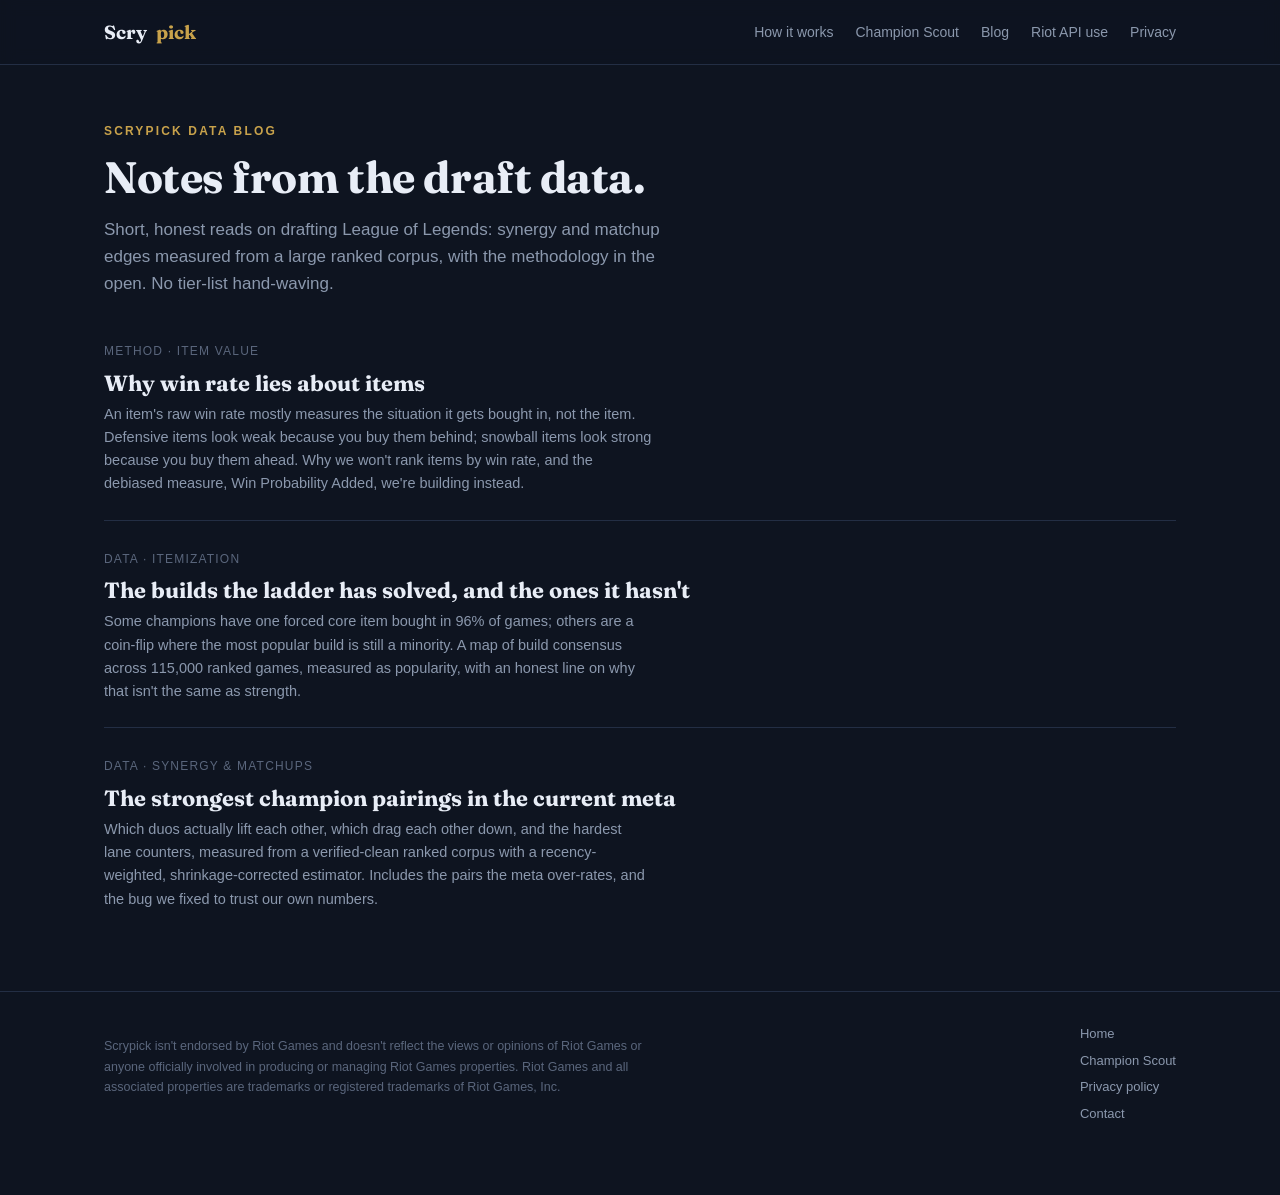
<file: blog/index.html>
<!DOCTYPE html>
<html lang="en">
<head>
<meta charset="UTF-8">
<meta name="viewport" content="width=device-width, initial-scale=1">
<title>Scrypick Data Blog, draft, matchups, and champion pairings from ranked data</title>
<meta name="description" content="Short, honest data notes on League of Legends drafting: synergy and matchup edges measured from a large ranked corpus, with our methodology in the open.">
<link rel="icon" href="data:image/svg+xml,%3Csvg xmlns=%27http://www.w3.org/2000/svg%27 viewBox=%270 0 32 32%27%3E%3Crect width=%2732%27 height=%2732%27 rx=%276%27 fill=%27%230e1420%27/%3E%3Ccircle cx=%2716%27 cy=%2715%27 r=%278.5%27 fill=%27none%27 stroke=%27%23c8a24b%27 stroke-width=%272.2%27/%3E%3Ccircle cx=%2716%27 cy=%2715%27 r=%273.2%27 fill=%27%23c8a24b%27/%3E%3Cpath d=%27M9 26h14%27 stroke=%27%23c8a24b%27 stroke-width=%272.2%27 stroke-linecap=%27round%27/%3E%3C/svg%3E">
<link rel="stylesheet" href="../style.css">
</head>
<body>

<header class="nav">
  <div class="wrap">
    <a class="brand" href="../index.html" style="text-decoration:none">Scry<b>pick</b></a>
    <nav class="nav-links">
      <a href="../index.html#how">How it works</a>
      <a href="../scout.html">Champion Scout</a>
      <a href="index.html">Blog</a>
      <a href="../index.html#api">Riot API use</a>
      <a href="../privacy.html">Privacy</a>
    </nav>
  </div>
</header>

<main>
  <section class="blog-head">
    <div class="wrap">
      <span class="eyebrow">Scrypick data blog</span>
      <h1>Notes from the draft data.</h1>
      <p class="sub">Short, honest reads on drafting League of Legends: synergy and matchup edges measured from a large ranked corpus, with the methodology in the open. No tier-list hand-waving.</p>
    </div>
  </section>

  <section style="border-top:none; padding-top:8px">
    <div class="wrap">
      <ul class="postlist">
        <li>
          <a class="post-card" href="why-win-rate-lies-about-items.html">
            <span class="kicker">Method · Item value</span>
            <h3>Why win rate lies about items</h3>
            <p>An item's raw win rate mostly measures the situation it gets bought in, not the item. Defensive items look weak because you buy them behind; snowball items look strong because you buy them ahead. Why we won't rank items by win rate, and the debiased measure, Win Probability Added, we're building instead.</p>
          </a>
        </li>
        <li>
          <a class="post-card" href="solved-builds-and-live-debates.html">
            <span class="kicker">Data · Itemization</span>
            <h3>The builds the ladder has solved, and the ones it hasn't</h3>
            <p>Some champions have one forced core item bought in 96% of games; others are a coin-flip where the most popular build is still a minority. A map of build consensus across 115,000 ranked games, measured as popularity, with an honest line on why that isn't the same as strength.</p>
          </a>
        </li>
        <li>
          <a class="post-card" href="strongest-champion-pairings.html">
            <span class="kicker">Data · Synergy &amp; matchups</span>
            <h3>The strongest champion pairings in the current meta</h3>
            <p>Which duos actually lift each other, which drag each other down, and the hardest lane counters, measured from a verified-clean ranked corpus with a recency-weighted, shrinkage-corrected estimator. Includes the pairs the meta over-rates, and the bug we fixed to trust our own numbers.</p>
          </a>
        </li>
      </ul>
    </div>
  </section>
</main>

<footer class="site">
  <div class="wrap">
    <p class="legal">
      Scrypick isn't endorsed by Riot Games and doesn't reflect the views or opinions of Riot Games
      or anyone officially involved in producing or managing Riot Games properties. Riot Games and all
      associated properties are trademarks or registered trademarks of Riot Games, Inc.
    </p>
    <div class="footlinks">
      <a href="../index.html">Home</a>
      <a href="../scout.html">Champion Scout</a>
      <a href="../privacy.html">Privacy policy</a>
      <a href="mailto:contact@scrypick.com">Contact</a>
    </div>
  </div>
</footer>

</body>
</html>
</file>
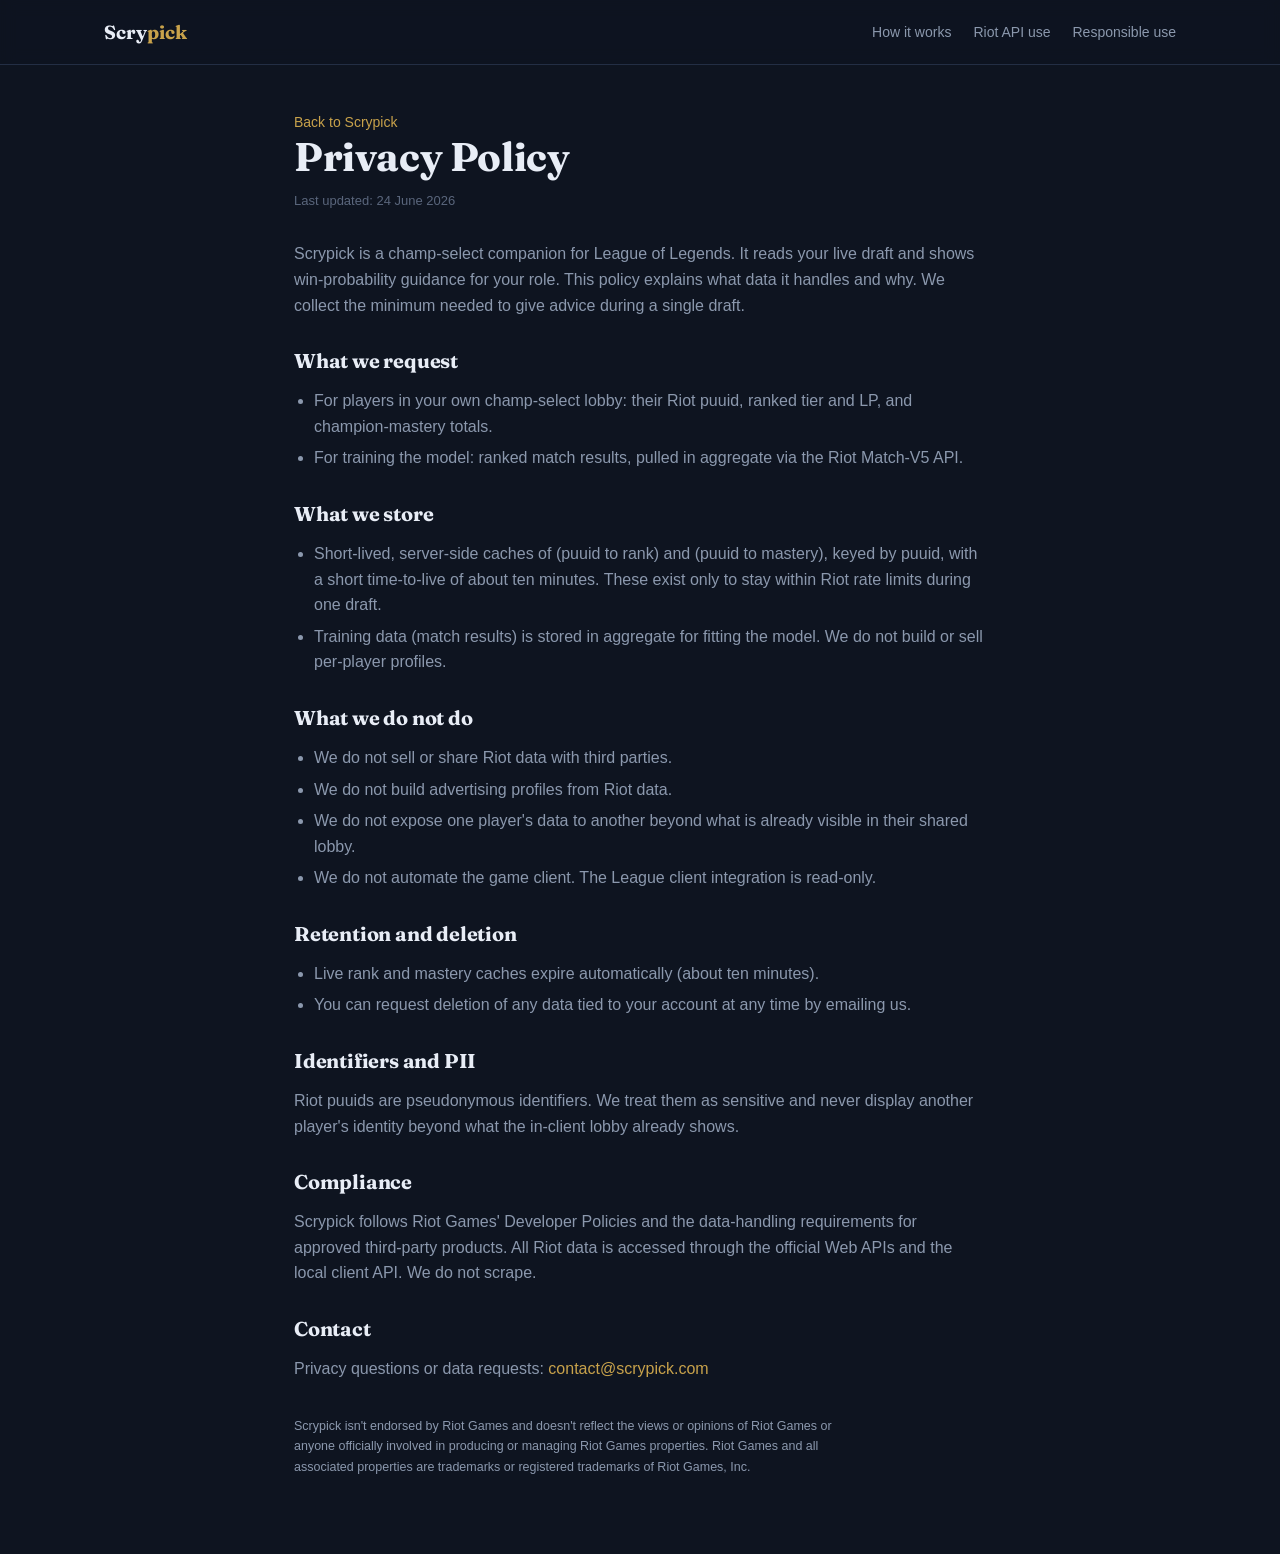
<file: privacy.html>
<!DOCTYPE html>
<html lang="en">
<head>
<meta charset="UTF-8">
<meta name="viewport" content="width=device-width, initial-scale=1">
<title>Scrypick - Privacy Policy</title>
<meta name="description" content="How Scrypick handles Riot Games data: what we request, what we store, retention, and your rights.">
<link rel="stylesheet" href="style.css">
</head>
<body>

<header class="nav">
  <div class="wrap">
    <div class="brand"><a href="index.html" style="color:inherit">Scry<b>pick</b></a></div>
    <nav class="nav-links">
      <a href="index.html#how">How it works</a>
      <a href="index.html#api">Riot API use</a>
      <a href="index.html#responsible">Responsible use</a>
    </nav>
  </div>
</header>

<main class="doc">
  <div class="wrap" style="max-width:740px">
    <a class="back" href="index.html">Back to Scrypick</a>
    <h1>Privacy Policy</h1>
    <p class="updated">Last updated: 24 June 2026</p>

    <p>Scrypick is a champ-select companion for League of Legends. It reads your live draft
      and shows win-probability guidance for your role. This policy explains what data it
      handles and why. We collect the minimum needed to give advice during a single draft.</p>

    <h2>What we request</h2>
    <ul>
      <li>For players in your own champ-select lobby: their Riot puuid, ranked tier and LP, and champion-mastery totals.</li>
      <li>For training the model: ranked match results, pulled in aggregate via the Riot Match-V5 API.</li>
    </ul>

    <h2>What we store</h2>
    <ul>
      <li>Short-lived, server-side caches of (puuid to rank) and (puuid to mastery), keyed by puuid, with a short time-to-live of about ten minutes. These exist only to stay within Riot rate limits during one draft.</li>
      <li>Training data (match results) is stored in aggregate for fitting the model. We do not build or sell per-player profiles.</li>
    </ul>

    <h2>What we do not do</h2>
    <ul>
      <li>We do not sell or share Riot data with third parties.</li>
      <li>We do not build advertising profiles from Riot data.</li>
      <li>We do not expose one player's data to another beyond what is already visible in their shared lobby.</li>
      <li>We do not automate the game client. The League client integration is read-only.</li>
    </ul>

    <h2>Retention and deletion</h2>
    <ul>
      <li>Live rank and mastery caches expire automatically (about ten minutes).</li>
      <li>You can request deletion of any data tied to your account at any time by emailing us.</li>
    </ul>

    <h2>Identifiers and PII</h2>
    <p>Riot puuids are pseudonymous identifiers. We treat them as sensitive and never display
      another player's identity beyond what the in-client lobby already shows.</p>

    <h2>Compliance</h2>
    <p>Scrypick follows Riot Games' Developer Policies and the data-handling requirements for
      approved third-party products. All Riot data is accessed through the official Web APIs and
      the local client API. We do not scrape.</p>

    <h2>Contact</h2>
    <p>Privacy questions or data requests:
      <a href="mailto:contact@scrypick.com">contact@scrypick.com</a></p>

    <p class="legal" style="margin-top:34px">
      Scrypick isn't endorsed by Riot Games and doesn't reflect the views or opinions of Riot Games
      or anyone officially involved in producing or managing Riot Games properties. Riot Games and all
      associated properties are trademarks or registered trademarks of Riot Games, Inc.
    </p>
  </div>
</main>

</body>
</html>
</file>
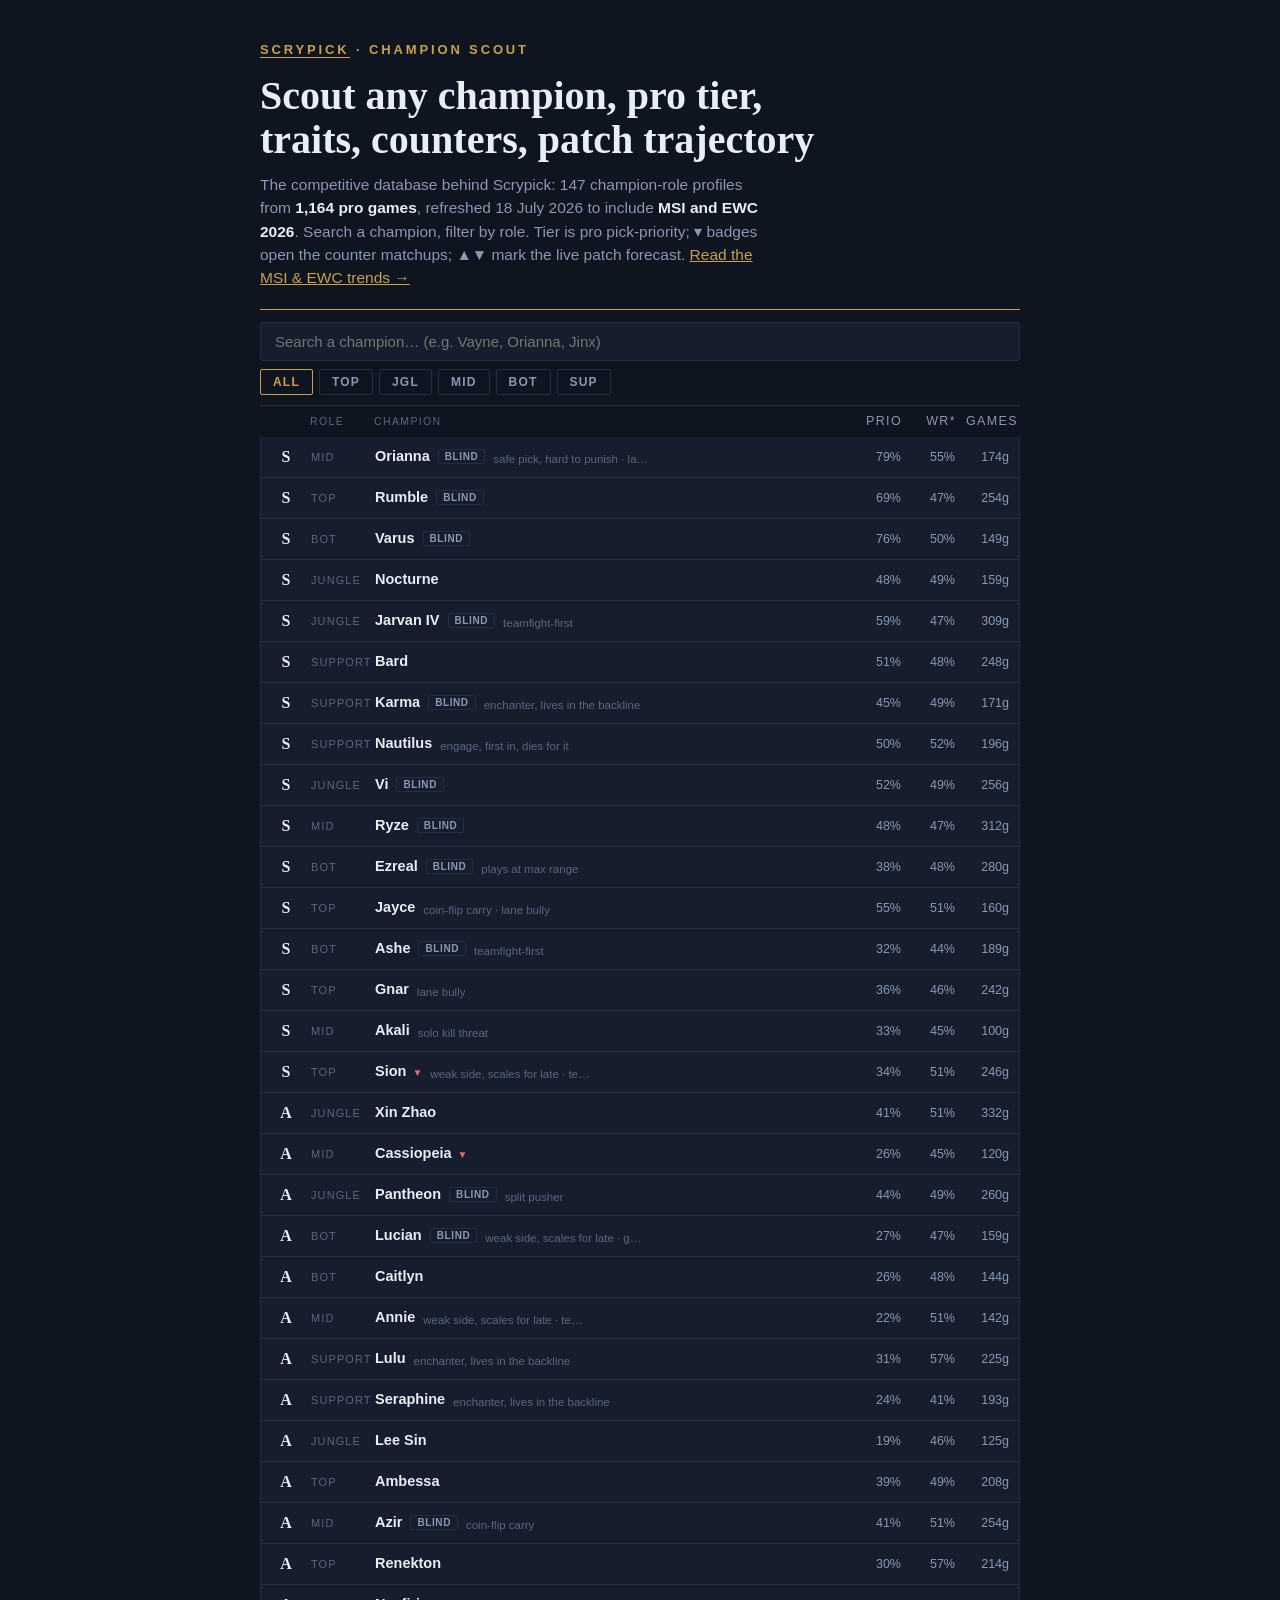
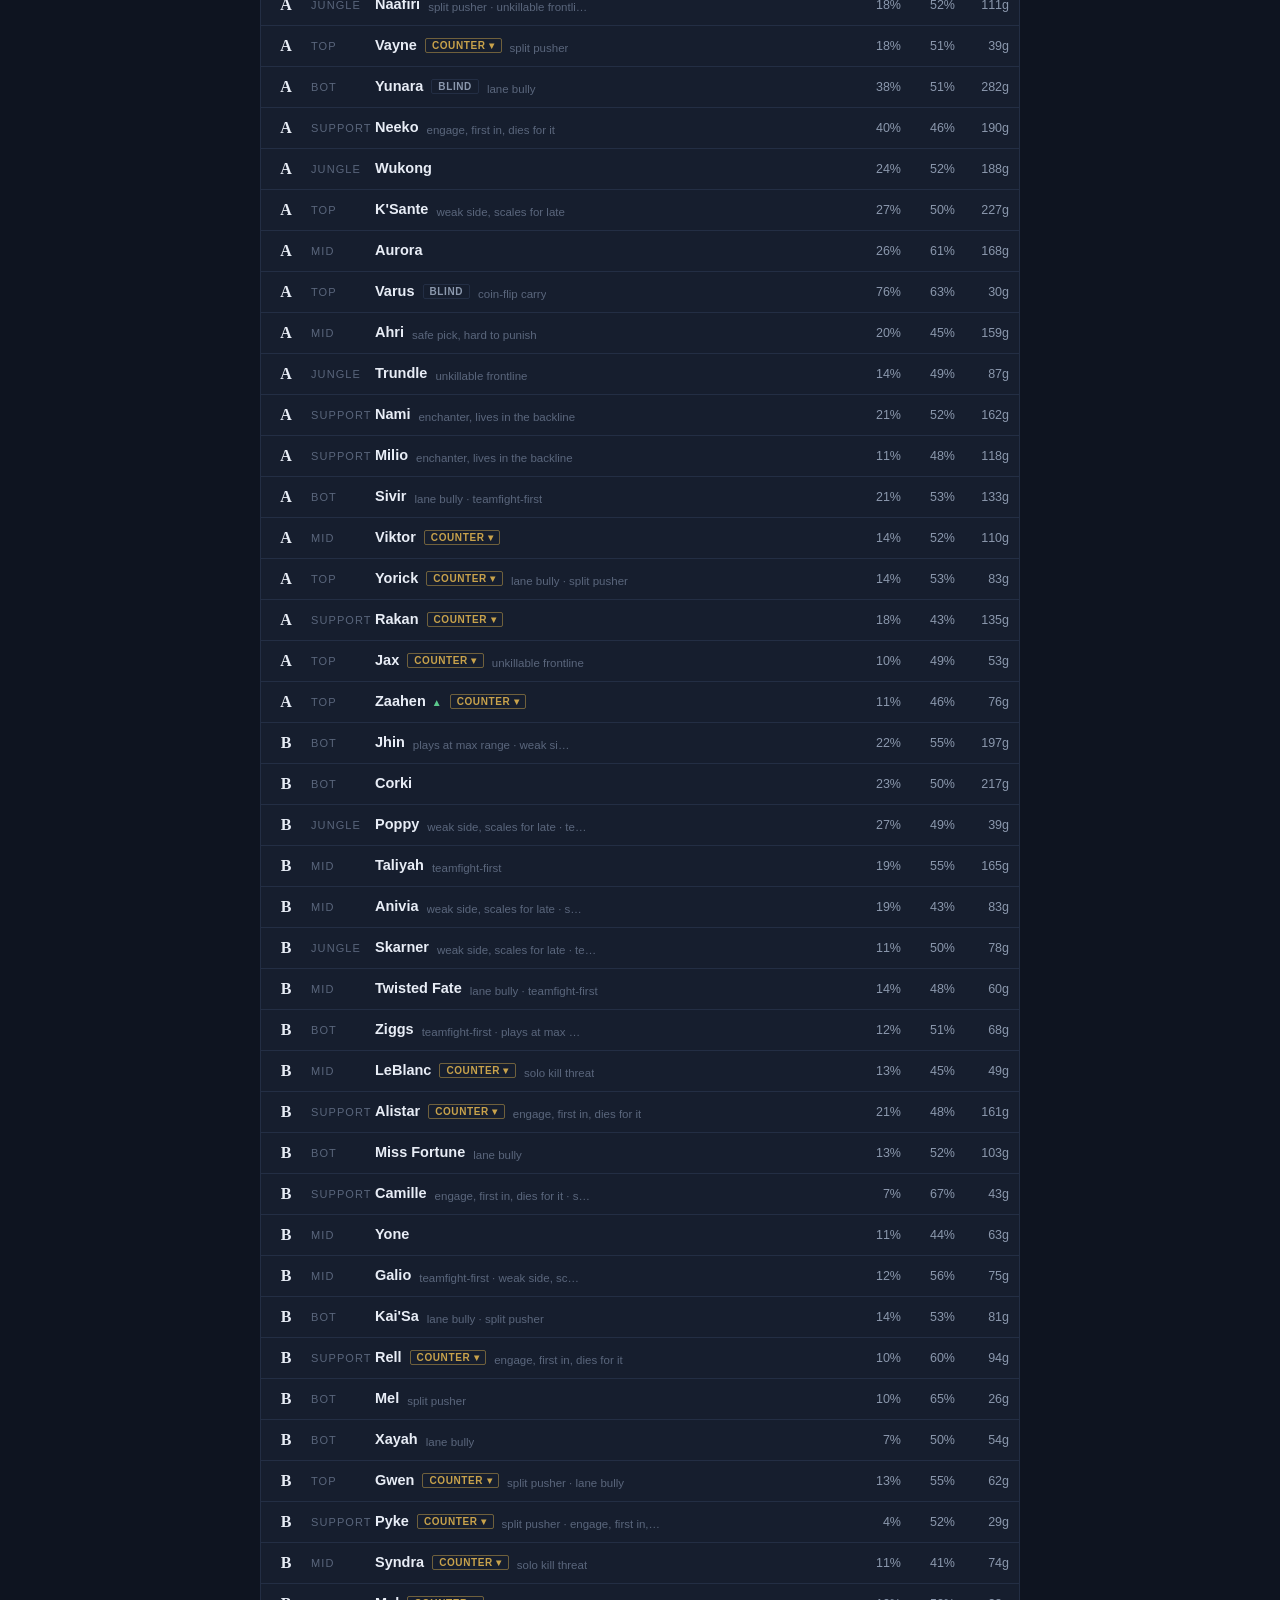
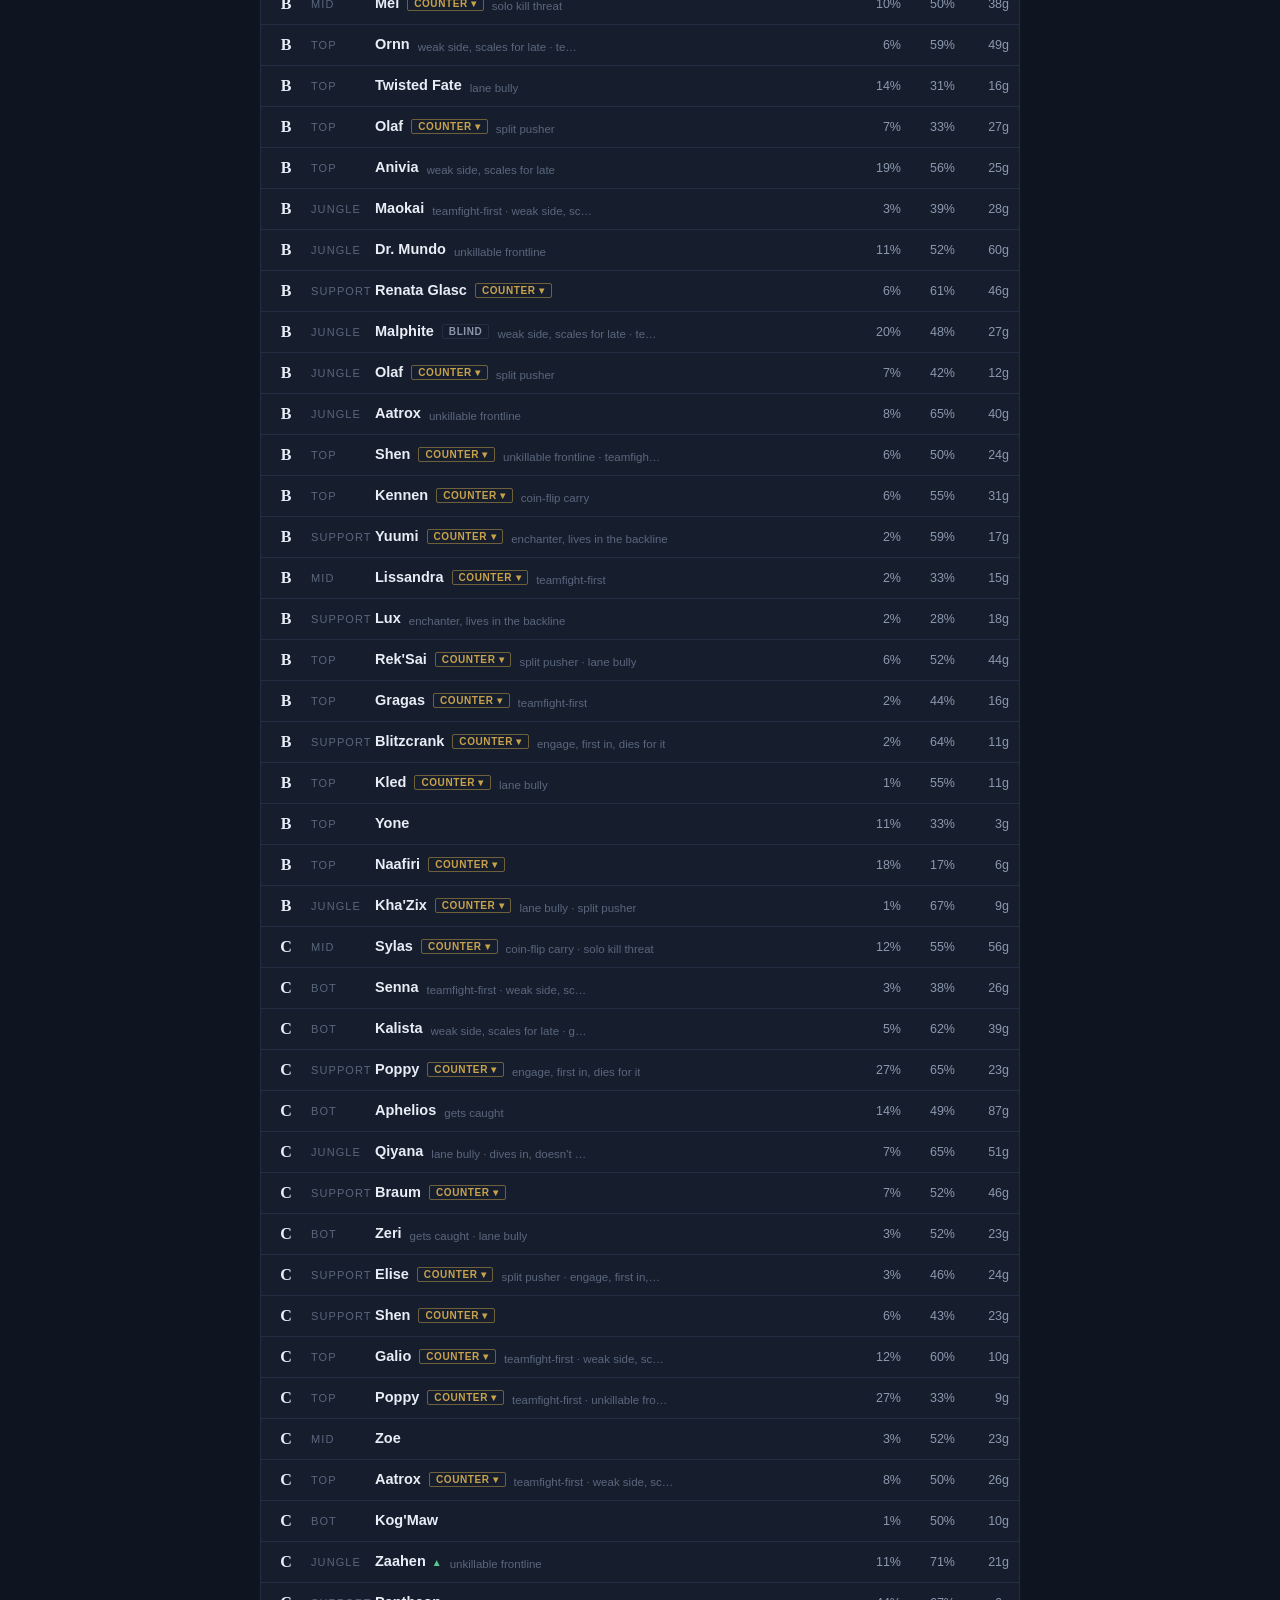
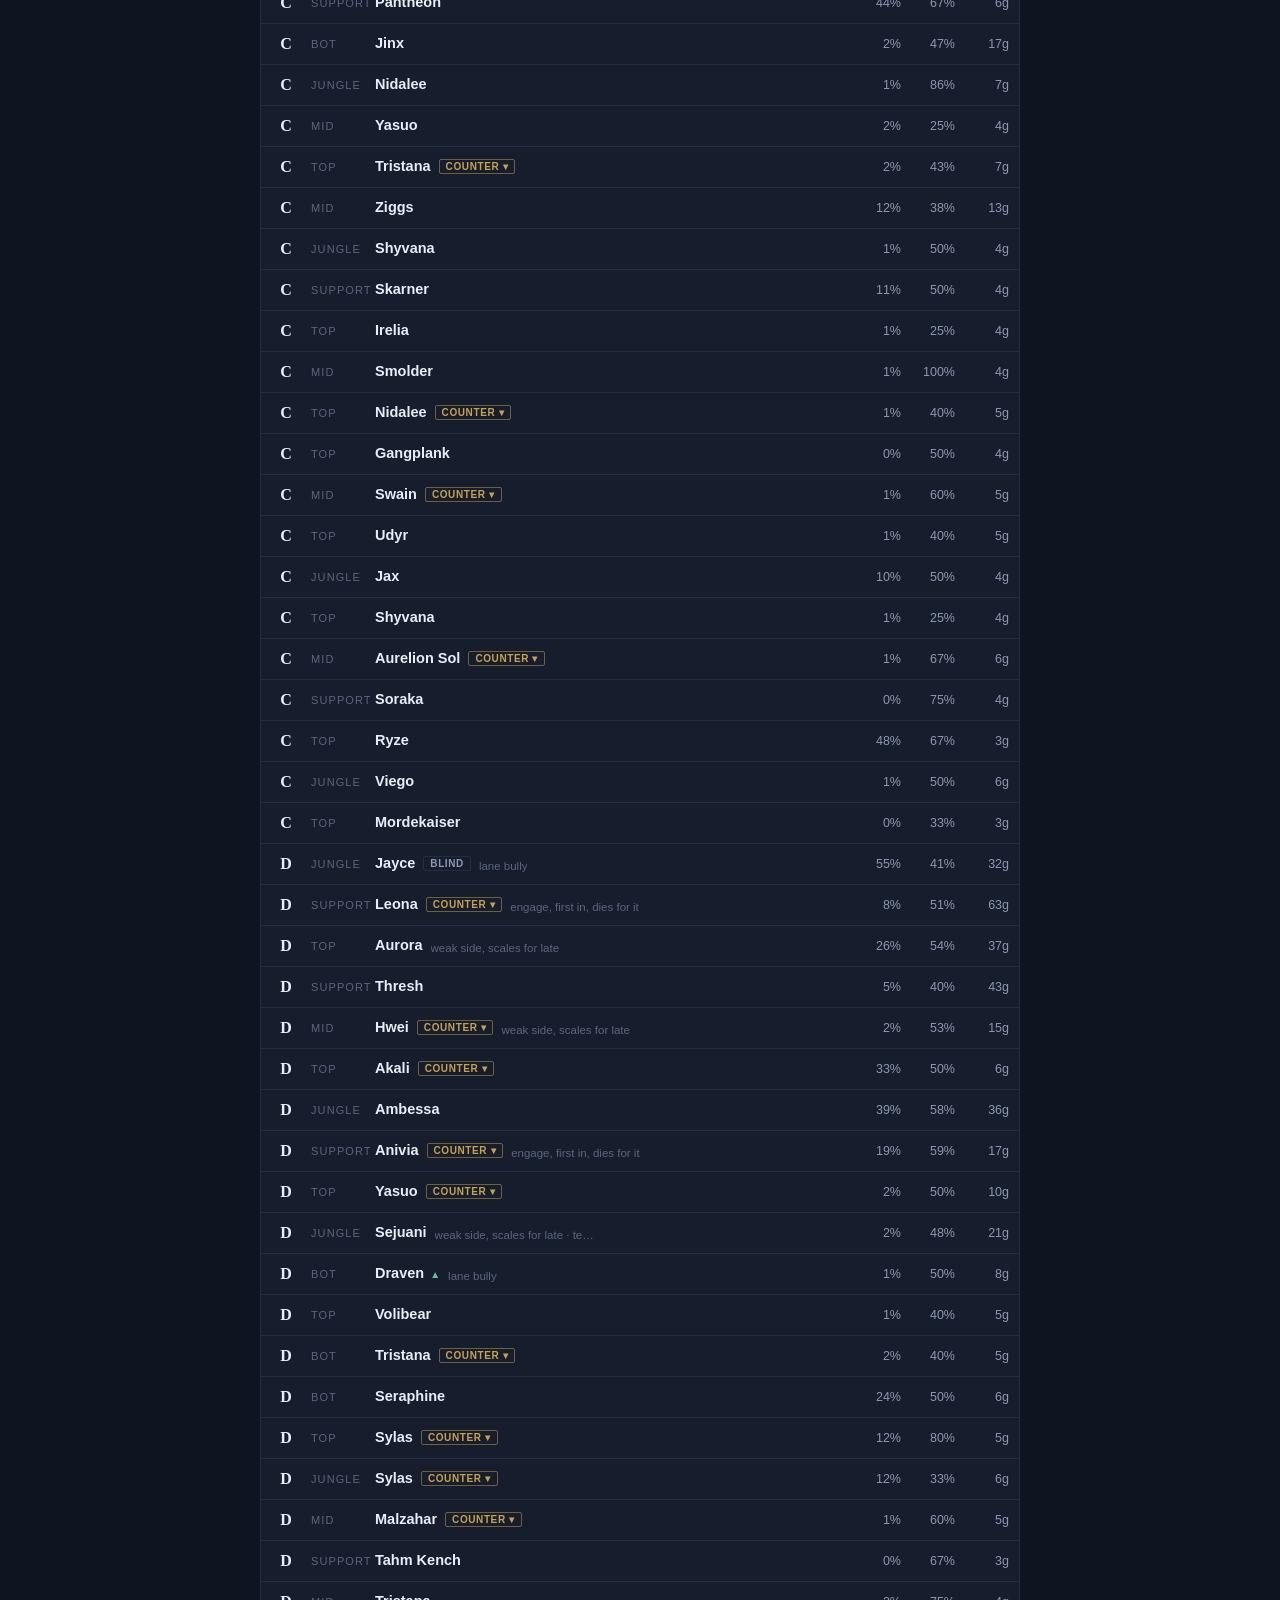
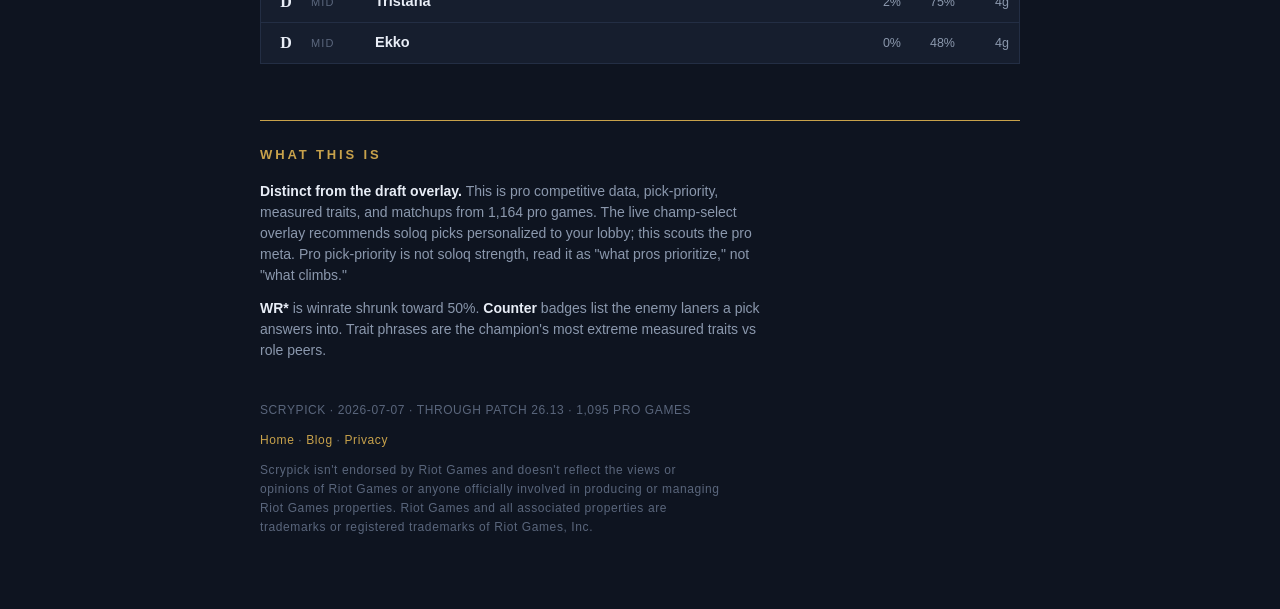
<file: scout.html>
<!DOCTYPE html>
<meta charset="utf-8">
<meta name="viewport" content="width=device-width, initial-scale=1">
<meta name="description" content="Scrypick Champion Scout: pro pick-priority, measured traits, and lane matchups for 147 champion-role profiles from 1,164 pro games. Free, no install.">
<title>Scrypick: Champion Scout</title>
<link rel="icon" href="data:image/svg+xml,%3Csvg xmlns=%27http://www.w3.org/2000/svg%27 viewBox=%270 0 32 32%27%3E%3Crect width=%2732%27 height=%2732%27 rx=%276%27 fill=%27%230e1420%27/%3E%3Ccircle cx=%2716%27 cy=%2715%27 r=%278.5%27 fill=%27none%27 stroke=%27%23c8a24b%27 stroke-width=%272.2%27/%3E%3Ccircle cx=%2716%27 cy=%2715%27 r=%273.2%27 fill=%27%23c8a24b%27/%3E%3Cpath d=%27M9 26h14%27 stroke=%27%23c8a24b%27 stroke-width=%272.2%27 stroke-linecap=%27round%27/%3E%3C/svg%3E">
<style>
  :root {
    --ground:#0E1420; --panel:#161E2E; --panel-edge:#232E44;
    --ink:#E8EDF6; --muted:#8B98AD; --faint:#5A667C; --gold:#C8A24B;
    --rise:#5BC98C; --fall:#E06A6A;
    --serif:Georgia,"Times New Roman",serif;
    --sans:"Segoe UI",-apple-system,Helvetica,Arial,sans-serif;
  }
  html { background:var(--ground); scroll-behavior:smooth; }
  @media (prefers-reduced-motion: reduce) { html { scroll-behavior:auto; } }
  body { font-family:var(--sans); color:var(--ink); line-height:1.5; margin:0; -webkit-font-smoothing:antialiased; }
  .wrap { max-width:760px; margin:0 auto; padding:40px 20px 72px; }
  .masthead { padding-bottom:20px; border-bottom:1px solid var(--gold); }
  .brand { font-size:13px; font-weight:600; letter-spacing:.22em; text-transform:uppercase; color:var(--gold); margin:0 0 14px; }
  h1 { font-family:var(--serif); font-weight:700; font-size:clamp(30px,6vw,40px); line-height:1.12; margin:0 0 10px; text-wrap:balance; }
  .dek { color:var(--muted); font-size:15.5px; max-width:60ch; margin:0; }
  .dek strong { color:var(--ink); font-weight:600; }
  nav.roles { display:flex; gap:8px; margin:20px 0 4px; flex-wrap:wrap; }
  nav.roles a { font-size:12px; font-weight:600; letter-spacing:.12em; text-decoration:none;
    color:var(--muted); border:1px solid var(--panel-edge); padding:6px 14px; }
  nav.roles a:hover, nav.roles a:focus-visible { color:var(--gold); border-color:var(--gold); outline:none; }
  section { margin-top:44px; }
  .role-head { display:flex; align-items:baseline; gap:12px; margin:0 0 10px; }
  .role-head h2 { font-family:var(--serif); font-size:26px; font-weight:700; margin:0; }
  .role-head .count { color:var(--faint); font-size:13px; }
  .role-head::after { content:""; flex:1; height:1px; background:var(--panel-edge); align-self:center; }
  .colhead, .row { display:grid; grid-template-columns:34px minmax(150px,1fr) minmax(90px,180px) 44px 44px 48px;
    gap:10px; align-items:center; padding:7px 10px; }
  .colhead { font-size:10.5px; letter-spacing:.13em; text-transform:uppercase; color:var(--faint); padding-bottom:4px; }
  .row { background:var(--panel); border:1px solid var(--panel-edge); border-top:none; position:relative; }
  .row:first-of-type { border-top:1px solid var(--panel-edge); }
  details.mu[open] { z-index:30; }
  .tier { font-family:var(--serif); font-weight:700; font-size:16px; text-align:center; }
  .t-S .tier { color:var(--gold); }
  .t-A .tier { color:#9FB4D8; }
  .t-B .tier { color:var(--muted); }
  .t-C .tier, .t-D .tier { color:var(--faint); }
  .name { font-weight:600; font-size:14.5px; white-space:nowrap; min-width:0; }
  .prof { font-weight:400; font-size:11.5px; color:var(--faint); margin-left:8px;
    display:inline-block; max-width:160px; overflow:hidden; text-overflow:ellipsis;
    white-space:nowrap; vertical-align:bottom; }
  .badge { font-size:10px; font-weight:700; letter-spacing:.06em; text-transform:uppercase;
    padding:1px 6px; border-radius:2px; margin-left:8px; vertical-align:1px; }
  .badge.counter { color:var(--gold); border:1px solid color-mix(in srgb, var(--gold) 50%, transparent); }
  .badge.blind { color:var(--muted); border:1px solid var(--panel-edge); }
  .name { position:relative; }
  details.mu { display:inline; }
  details.mu > summary { display:inline; list-style:none; cursor:pointer; }
  details.mu > summary::-webkit-details-marker { display:none; }
  details.mu > summary .badge.counter { cursor:pointer; }
  details.mu[open] > summary .badge.counter { background:color-mix(in srgb, var(--gold) 14%, transparent); }
  .mu-panel {
    position:absolute; z-index:10; left:0; top:100%; margin-top:6px;
    min-width:230px; max-width:300px; white-space:normal;
    background:#0B111C; border:1px solid var(--gold); border-radius:3px;
    padding:10px 12px; box-shadow:0 8px 24px rgba(0,0,0,.5);
  }
  .mu-panel h4 { font-size:10.5px; letter-spacing:.12em; text-transform:uppercase;
    color:var(--gold); margin:0 0 8px; font-weight:600; }
  .mu-row { display:grid; grid-template-columns:1fr 34px 40px; gap:8px; align-items:baseline;
    font-size:12.5px; padding:2px 0; }
  .mu-row .opp { color:var(--ink); font-weight:600; white-space:nowrap; overflow:hidden; text-overflow:ellipsis; }
  .mu-row .g { color:var(--faint); font-variant-numeric:tabular-nums; text-align:right; }
  .mu-row .w { font-variant-numeric:tabular-nums; text-align:right; }
  .mu-row .w.hi { color:var(--rise); }
  .mu-row .w.lo { color:var(--fall); }
  .mu-foot { font-size:11px; color:var(--faint); margin-top:7px; padding-top:6px;
    border-top:1px solid var(--panel-edge); }
  .arr { font-size:10px; margin-left:6px; }
  .arr.up { color:var(--rise); }
  .arr.down { color:var(--fall); }
  .pbar { height:5px; background:var(--panel-edge); position:relative; }
  .pfill { position:absolute; inset:0 auto 0 0; background:var(--gold); }
  .pnum, .wr, .picks { font-variant-numeric:tabular-nums; font-size:12.5px; color:var(--muted); text-align:right; }
  .fringe { font-size:12.5px; color:var(--faint); margin:10px 2px 0; max-width:70ch; }
  .fringe b { color:var(--muted); }
  .method { margin-top:56px; border-top:1px solid var(--gold); padding-top:24px; }
  .method h2 { font-size:13px; font-weight:600; letter-spacing:.22em; text-transform:uppercase; color:var(--gold); margin:0 0 16px; }
  .method p { font-size:14px; color:var(--muted); max-width:66ch; margin:0 0 12px; }
  .method p strong { color:var(--ink); font-weight:600; }
  footer.colophon { margin-top:40px; font-size:12px; color:var(--faint); letter-spacing:.05em; }
  @media (max-width:560px) {
    .colhead, .row { grid-template-columns:28px minmax(110px,1fr) 40px 40px 40px; }
    .pbar, .pbar-h { display:none; }
  }

  .scout-controls { position:sticky; top:0; background:var(--ground); padding:12px 0 10px;
    z-index:40; border-bottom:1px solid var(--panel-edge); }
  #q { width:100%; box-sizing:border-box; font-size:15px; padding:10px 14px;
    background:var(--panel); border:1px solid var(--panel-edge); color:var(--ink);
    border-radius:3px; }
  #q:focus { outline:none; border-color:var(--gold); }
  .rolefilter { display:flex; gap:6px; margin-top:8px; flex-wrap:wrap; }
  .rolefilter button { font-size:12px; font-weight:600; letter-spacing:.1em; color:var(--muted);
    background:none; border:1px solid var(--panel-edge); padding:5px 12px; cursor:pointer; border-radius:2px; }
  .rolefilter button.on { color:var(--gold); border-color:var(--gold); }
  .srow { display:grid; grid-template-columns:30px 54px minmax(150px,1fr) 44px 44px 44px;
    gap:10px; align-items:center; padding:8px 10px; background:var(--panel);
    border:1px solid var(--panel-edge); border-top:none; position:relative; }
  .srow:first-of-type { border-top:1px solid var(--panel-edge); }
  .rrole { font-size:11px; letter-spacing:.1em; text-transform:uppercase; color:var(--faint); }
  .sname { font-weight:600; font-size:14.5px; white-space:nowrap; min-width:0; }
  #empty { color:var(--faint); padding:20px 4px; display:none; }
</style>
<div class="wrap">
<header class="masthead">
  <p class="brand"><a href="index.html" style="color:inherit;text-decoration:none;border-bottom:1px solid var(--gold)">Scrypick</a> &middot; Champion Scout</p>
  <h1>Scout any champion, pro tier, traits, counters, patch trajectory</h1>
  <p class="dek">The competitive database behind Scrypick: 147 champion-role profiles from <strong>1,164 pro games</strong>, refreshed 18 July 2026 to include <strong>MSI and EWC 2026</strong>. Search a champion, filter by role. Tier is pro pick-priority; ▾ badges open the counter matchups; ▲▼ mark the live patch forecast. <a href="blog/msi-ewc-2026-pro-draft-trends.html" style="color:var(--gold)">Read the MSI &amp; EWC trends &rarr;</a></p>
</header>
<div class="scout-controls">
  <input id="q" type="search" placeholder="Search a champion… (e.g. Vayne, Orianna, Jinx)" autocomplete="off" aria-label="Search champion">
  <div class="rolefilter" role="group" aria-label="Filter by role">
    <button class="on" data-r="all">ALL</button>
    <button data-r="top">TOP</button><button data-r="jungle">JGL</button>
    <button data-r="mid">MID</button><button data-r="bot">BOT</button><button data-r="support">SUP</button>
  </div>
</div>
<div class="colhead" style="grid-template-columns:30px 54px minmax(150px,1fr) 44px 44px 44px;display:grid;gap:10px;padding:6px 10px;">
  <span></span><span>Role</span><span>Champion</span><span class="pnum">Prio</span><span class="wr">WR*</span><span class="picks">Games</span></div>
<div class="srow" data-name="orianna" data-role="mid">
<span class="tier t-S">S</span>
<span class="rrole">Mid</span>
<span class="sname">Orianna<span class="badge blind" title="first two picks most games">blind</span><span class="prof">safe pick, hard to punish · lane bully</span></span>
<span class="pnum">79%</span>
<span class="wr">55%</span>
<span class="picks">174g</span>
</div>
<div class="srow" data-name="rumble" data-role="top">
<span class="tier t-S">S</span>
<span class="rrole">Top</span>
<span class="sname">Rumble<span class="badge blind" title="first two picks most games">blind</span></span>
<span class="pnum">69%</span>
<span class="wr">47%</span>
<span class="picks">254g</span>
</div>
<div class="srow" data-name="varus" data-role="bot">
<span class="tier t-S">S</span>
<span class="rrole">Bot</span>
<span class="sname">Varus<span class="badge blind" title="first two picks most games">blind</span></span>
<span class="pnum">76%</span>
<span class="wr">50%</span>
<span class="picks">149g</span>
</div>
<div class="srow" data-name="nocturne" data-role="jungle">
<span class="tier t-S">S</span>
<span class="rrole">Jungle</span>
<span class="sname">Nocturne</span>
<span class="pnum">48%</span>
<span class="wr">49%</span>
<span class="picks">159g</span>
</div>
<div class="srow" data-name="jarvan iv" data-role="jungle">
<span class="tier t-S">S</span>
<span class="rrole">Jungle</span>
<span class="sname">Jarvan IV<span class="badge blind" title="first two picks most games">blind</span><span class="prof">teamfight-first</span></span>
<span class="pnum">59%</span>
<span class="wr">47%</span>
<span class="picks">309g</span>
</div>
<div class="srow" data-name="bard" data-role="support">
<span class="tier t-S">S</span>
<span class="rrole">Support</span>
<span class="sname">Bard</span>
<span class="pnum">51%</span>
<span class="wr">48%</span>
<span class="picks">248g</span>
</div>
<div class="srow" data-name="karma" data-role="support">
<span class="tier t-S">S</span>
<span class="rrole">Support</span>
<span class="sname">Karma<span class="badge blind" title="first two picks most games">blind</span><span class="prof">enchanter, lives in the backline</span></span>
<span class="pnum">45%</span>
<span class="wr">49%</span>
<span class="picks">171g</span>
</div>
<div class="srow" data-name="nautilus" data-role="support">
<span class="tier t-S">S</span>
<span class="rrole">Support</span>
<span class="sname">Nautilus<span class="prof">engage, first in, dies for it</span></span>
<span class="pnum">50%</span>
<span class="wr">52%</span>
<span class="picks">196g</span>
</div>
<div class="srow" data-name="vi" data-role="jungle">
<span class="tier t-S">S</span>
<span class="rrole">Jungle</span>
<span class="sname">Vi<span class="badge blind" title="first two picks most games">blind</span></span>
<span class="pnum">52%</span>
<span class="wr">49%</span>
<span class="picks">256g</span>
</div>
<div class="srow" data-name="ryze" data-role="mid">
<span class="tier t-S">S</span>
<span class="rrole">Mid</span>
<span class="sname">Ryze<span class="badge blind" title="first two picks most games">blind</span></span>
<span class="pnum">48%</span>
<span class="wr">47%</span>
<span class="picks">312g</span>
</div>
<div class="srow" data-name="ezreal" data-role="bot">
<span class="tier t-S">S</span>
<span class="rrole">Bot</span>
<span class="sname">Ezreal<span class="badge blind" title="first two picks most games">blind</span><span class="prof">plays at max range</span></span>
<span class="pnum">38%</span>
<span class="wr">48%</span>
<span class="picks">280g</span>
</div>
<div class="srow" data-name="jayce" data-role="top">
<span class="tier t-S">S</span>
<span class="rrole">Top</span>
<span class="sname">Jayce<span class="prof">coin-flip carry · lane bully</span></span>
<span class="pnum">55%</span>
<span class="wr">51%</span>
<span class="picks">160g</span>
</div>
<div class="srow" data-name="ashe" data-role="bot">
<span class="tier t-S">S</span>
<span class="rrole">Bot</span>
<span class="sname">Ashe<span class="badge blind" title="first two picks most games">blind</span><span class="prof">teamfight-first</span></span>
<span class="pnum">32%</span>
<span class="wr">44%</span>
<span class="picks">189g</span>
</div>
<div class="srow" data-name="gnar" data-role="top">
<span class="tier t-S">S</span>
<span class="rrole">Top</span>
<span class="sname">Gnar<span class="prof">lane bully</span></span>
<span class="pnum">36%</span>
<span class="wr">46%</span>
<span class="picks">242g</span>
</div>
<div class="srow" data-name="akali" data-role="mid">
<span class="tier t-S">S</span>
<span class="rrole">Mid</span>
<span class="sname">Akali<span class="prof">solo kill threat</span></span>
<span class="pnum">33%</span>
<span class="wr">45%</span>
<span class="picks">100g</span>
</div>
<div class="srow" data-name="sion" data-role="top">
<span class="tier t-S">S</span>
<span class="rrole">Top</span>
<span class="sname">Sion<span class="arr down" title="patch forecast: falling">&#9660;</span><span class="prof">weak side, scales for late · teamfight-first</span></span>
<span class="pnum">34%</span>
<span class="wr">51%</span>
<span class="picks">246g</span>
</div>
<div class="srow" data-name="xin zhao" data-role="jungle">
<span class="tier t-A">A</span>
<span class="rrole">Jungle</span>
<span class="sname">Xin Zhao</span>
<span class="pnum">41%</span>
<span class="wr">51%</span>
<span class="picks">332g</span>
</div>
<div class="srow" data-name="cassiopeia" data-role="mid">
<span class="tier t-A">A</span>
<span class="rrole">Mid</span>
<span class="sname">Cassiopeia<span class="arr down" title="patch forecast: falling">&#9660;</span></span>
<span class="pnum">26%</span>
<span class="wr">45%</span>
<span class="picks">120g</span>
</div>
<div class="srow" data-name="pantheon" data-role="jungle">
<span class="tier t-A">A</span>
<span class="rrole">Jungle</span>
<span class="sname">Pantheon<span class="badge blind" title="first two picks most games">blind</span><span class="prof">split pusher</span></span>
<span class="pnum">44%</span>
<span class="wr">49%</span>
<span class="picks">260g</span>
</div>
<div class="srow" data-name="lucian" data-role="bot">
<span class="tier t-A">A</span>
<span class="rrole">Bot</span>
<span class="sname">Lucian<span class="badge blind" title="first two picks most games">blind</span><span class="prof">weak side, scales for late · gets caught</span></span>
<span class="pnum">27%</span>
<span class="wr">47%</span>
<span class="picks">159g</span>
</div>
<div class="srow" data-name="caitlyn" data-role="bot">
<span class="tier t-A">A</span>
<span class="rrole">Bot</span>
<span class="sname">Caitlyn</span>
<span class="pnum">26%</span>
<span class="wr">48%</span>
<span class="picks">144g</span>
</div>
<div class="srow" data-name="annie" data-role="mid">
<span class="tier t-A">A</span>
<span class="rrole">Mid</span>
<span class="sname">Annie<span class="prof">weak side, scales for late · teamfight-first</span></span>
<span class="pnum">22%</span>
<span class="wr">51%</span>
<span class="picks">142g</span>
</div>
<div class="srow" data-name="lulu" data-role="support">
<span class="tier t-A">A</span>
<span class="rrole">Support</span>
<span class="sname">Lulu<span class="prof">enchanter, lives in the backline</span></span>
<span class="pnum">31%</span>
<span class="wr">57%</span>
<span class="picks">225g</span>
</div>
<div class="srow" data-name="seraphine" data-role="support">
<span class="tier t-A">A</span>
<span class="rrole">Support</span>
<span class="sname">Seraphine<span class="prof">enchanter, lives in the backline</span></span>
<span class="pnum">24%</span>
<span class="wr">41%</span>
<span class="picks">193g</span>
</div>
<div class="srow" data-name="lee sin" data-role="jungle">
<span class="tier t-A">A</span>
<span class="rrole">Jungle</span>
<span class="sname">Lee Sin</span>
<span class="pnum">19%</span>
<span class="wr">46%</span>
<span class="picks">125g</span>
</div>
<div class="srow" data-name="ambessa" data-role="top">
<span class="tier t-A">A</span>
<span class="rrole">Top</span>
<span class="sname">Ambessa</span>
<span class="pnum">39%</span>
<span class="wr">49%</span>
<span class="picks">208g</span>
</div>
<div class="srow" data-name="azir" data-role="mid">
<span class="tier t-A">A</span>
<span class="rrole">Mid</span>
<span class="sname">Azir<span class="badge blind" title="first two picks most games">blind</span><span class="prof">coin-flip carry</span></span>
<span class="pnum">41%</span>
<span class="wr">51%</span>
<span class="picks">254g</span>
</div>
<div class="srow" data-name="renekton" data-role="top">
<span class="tier t-A">A</span>
<span class="rrole">Top</span>
<span class="sname">Renekton</span>
<span class="pnum">30%</span>
<span class="wr">57%</span>
<span class="picks">214g</span>
</div>
<div class="srow" data-name="naafiri" data-role="jungle">
<span class="tier t-A">A</span>
<span class="rrole">Jungle</span>
<span class="sname">Naafiri<span class="prof">split pusher · unkillable frontline</span></span>
<span class="pnum">18%</span>
<span class="wr">52%</span>
<span class="picks">111g</span>
</div>
<div class="srow" data-name="vayne" data-role="top">
<span class="tier t-A">A</span>
<span class="rrole">Top</span>
<span class="sname">Vayne<details class="mu"><summary><span class="badge counter" title="counter/answer pick, blind-picked only 0% of games, last pick 69%.">counter ▾</span></summary><div class="mu-panel"><h4>Vayne answers into</h4><div class="mu-row"><span class="opp">vs Gnar</span><span class="g">13g</span><span class="w ">46%</span></div><div class="mu-row"><span class="opp">vs Jayce</span><span class="g">6g</span><span class="w hi">67%</span></div><div class="mu-row"><span class="opp">vs Ambessa</span><span class="g">5g</span><span class="w hi">60%</span></div><div class="mu-row"><span class="opp">vs Renekton</span><span class="g">4g</span><span class="w ">50%</span></div><div class="mu-row"><span class="opp">vs Sion</span><span class="g">2g</span><span class="w ">0%</span></div><div class="mu-row"><span class="opp">vs Udyr</span><span class="g">1g</span><span class="w ">100%</span></div><div class="mu-foot">Enemy top laners faced this season, by games. Winrate on small pro samples, a guide, not a guarantee.</div></div></details><span class="prof">split pusher</span></span>
<span class="pnum">18%</span>
<span class="wr">51%</span>
<span class="picks">39g</span>
</div>
<div class="srow" data-name="yunara" data-role="bot">
<span class="tier t-A">A</span>
<span class="rrole">Bot</span>
<span class="sname">Yunara<span class="badge blind" title="first two picks most games">blind</span><span class="prof">lane bully</span></span>
<span class="pnum">38%</span>
<span class="wr">51%</span>
<span class="picks">282g</span>
</div>
<div class="srow" data-name="neeko" data-role="support">
<span class="tier t-A">A</span>
<span class="rrole">Support</span>
<span class="sname">Neeko<span class="prof">engage, first in, dies for it</span></span>
<span class="pnum">40%</span>
<span class="wr">46%</span>
<span class="picks">190g</span>
</div>
<div class="srow" data-name="wukong" data-role="jungle">
<span class="tier t-A">A</span>
<span class="rrole">Jungle</span>
<span class="sname">Wukong</span>
<span class="pnum">24%</span>
<span class="wr">52%</span>
<span class="picks">188g</span>
</div>
<div class="srow" data-name="k&#x27;sante" data-role="top">
<span class="tier t-A">A</span>
<span class="rrole">Top</span>
<span class="sname">K&#x27;Sante<span class="prof">weak side, scales for late</span></span>
<span class="pnum">27%</span>
<span class="wr">50%</span>
<span class="picks">227g</span>
</div>
<div class="srow" data-name="aurora" data-role="mid">
<span class="tier t-A">A</span>
<span class="rrole">Mid</span>
<span class="sname">Aurora</span>
<span class="pnum">26%</span>
<span class="wr">61%</span>
<span class="picks">168g</span>
</div>
<div class="srow" data-name="varus" data-role="top">
<span class="tier t-A">A</span>
<span class="rrole">Top</span>
<span class="sname">Varus<span class="badge blind" title="first two picks most games">blind</span><span class="prof">coin-flip carry</span></span>
<span class="pnum">76%</span>
<span class="wr">63%</span>
<span class="picks">30g</span>
</div>
<div class="srow" data-name="ahri" data-role="mid">
<span class="tier t-A">A</span>
<span class="rrole">Mid</span>
<span class="sname">Ahri<span class="prof">safe pick, hard to punish</span></span>
<span class="pnum">20%</span>
<span class="wr">45%</span>
<span class="picks">159g</span>
</div>
<div class="srow" data-name="trundle" data-role="jungle">
<span class="tier t-A">A</span>
<span class="rrole">Jungle</span>
<span class="sname">Trundle<span class="prof">unkillable frontline</span></span>
<span class="pnum">14%</span>
<span class="wr">49%</span>
<span class="picks">87g</span>
</div>
<div class="srow" data-name="nami" data-role="support">
<span class="tier t-A">A</span>
<span class="rrole">Support</span>
<span class="sname">Nami<span class="prof">enchanter, lives in the backline</span></span>
<span class="pnum">21%</span>
<span class="wr">52%</span>
<span class="picks">162g</span>
</div>
<div class="srow" data-name="milio" data-role="support">
<span class="tier t-A">A</span>
<span class="rrole">Support</span>
<span class="sname">Milio<span class="prof">enchanter, lives in the backline</span></span>
<span class="pnum">11%</span>
<span class="wr">48%</span>
<span class="picks">118g</span>
</div>
<div class="srow" data-name="sivir" data-role="bot">
<span class="tier t-A">A</span>
<span class="rrole">Bot</span>
<span class="sname">Sivir<span class="prof">lane bully · teamfight-first</span></span>
<span class="pnum">21%</span>
<span class="wr">53%</span>
<span class="picks">133g</span>
</div>
<div class="srow" data-name="viktor" data-role="mid">
<span class="tier t-A">A</span>
<span class="rrole">Mid</span>
<span class="sname">Viktor<details class="mu"><summary><span class="badge counter" title="counter/answer pick, blind-picked only 12% of games, last pick 42%.">counter ▾</span></summary><div class="mu-panel"><h4>Viktor answers into</h4><div class="mu-row"><span class="opp">vs Aurora</span><span class="g">13g</span><span class="w ">54%</span></div><div class="mu-row"><span class="opp">vs Sylas</span><span class="g">10g</span><span class="w lo">40%</span></div><div class="mu-row"><span class="opp">vs Orianna</span><span class="g">9g</span><span class="w lo">22%</span></div><div class="mu-row"><span class="opp">vs Ahri</span><span class="g">8g</span><span class="w lo">38%</span></div><div class="mu-row"><span class="opp">vs Annie</span><span class="g">8g</span><span class="w lo">38%</span></div><div class="mu-row"><span class="opp">vs Taliyah</span><span class="g">6g</span><span class="w hi">67%</span></div><div class="mu-foot">Enemy mid laners faced this season, by games. Winrate on small pro samples, a guide, not a guarantee.</div></div></details></span>
<span class="pnum">14%</span>
<span class="wr">52%</span>
<span class="picks">110g</span>
</div>
<div class="srow" data-name="yorick" data-role="top">
<span class="tier t-A">A</span>
<span class="rrole">Top</span>
<span class="sname">Yorick<details class="mu"><summary><span class="badge counter" title="counter/answer pick, blind-picked only 5% of games, last pick 39%.">counter ▾</span></summary><div class="mu-panel"><h4>Yorick answers into</h4><div class="mu-row"><span class="opp">vs Jayce</span><span class="g">33g</span><span class="w ">48%</span></div><div class="mu-row"><span class="opp">vs Gnar</span><span class="g">14g</span><span class="w hi">64%</span></div><div class="mu-row"><span class="opp">vs Rumble</span><span class="g">10g</span><span class="w hi">70%</span></div><div class="mu-row"><span class="opp">vs Ambessa</span><span class="g">5g</span><span class="w lo">40%</span></div><div class="mu-row"><span class="opp">vs Kennen</span><span class="g">4g</span><span class="w lo">0%</span></div><div class="mu-row"><span class="opp">vs Sion</span><span class="g">3g</span><span class="w hi">67%</span></div><div class="mu-foot">Enemy top laners faced this season, by games. Winrate on small pro samples, a guide, not a guarantee.</div></div></details><span class="prof">lane bully · split pusher</span></span>
<span class="pnum">14%</span>
<span class="wr">53%</span>
<span class="picks">83g</span>
</div>
<div class="srow" data-name="rakan" data-role="support">
<span class="tier t-A">A</span>
<span class="rrole">Support</span>
<span class="sname">Rakan<details class="mu"><summary><span class="badge counter" title="counter/answer pick, blind-picked only 8% of games, last pick 47%.">counter ▾</span></summary><div class="mu-panel"><h4>Rakan answers into</h4><div class="mu-row"><span class="opp">vs Alistar</span><span class="g">23g</span><span class="w ">52%</span></div><div class="mu-row"><span class="opp">vs Bard</span><span class="g">17g</span><span class="w ">41%</span></div><div class="mu-row"><span class="opp">vs Rell</span><span class="g">10g</span><span class="w lo">30%</span></div><div class="mu-row"><span class="opp">vs Neeko</span><span class="g">8g</span><span class="w hi">62%</span></div><div class="mu-row"><span class="opp">vs Milio</span><span class="g">8g</span><span class="w lo">38%</span></div><div class="mu-row"><span class="opp">vs Nautilus</span><span class="g">8g</span><span class="w lo">25%</span></div><div class="mu-foot">Enemy support laners faced this season, by games. Winrate on small pro samples, a guide, not a guarantee.</div></div></details></span>
<span class="pnum">18%</span>
<span class="wr">43%</span>
<span class="picks">135g</span>
</div>
<div class="srow" data-name="jax" data-role="top">
<span class="tier t-A">A</span>
<span class="rrole">Top</span>
<span class="sname">Jax<details class="mu"><summary><span class="badge counter" title="counter/answer pick, blind-picked only 8% of games, last pick 40%.">counter ▾</span></summary><div class="mu-panel"><h4>Jax answers into</h4><div class="mu-row"><span class="opp">vs Gnar</span><span class="g">11g</span><span class="w lo">36%</span></div><div class="mu-row"><span class="opp">vs Renekton</span><span class="g">7g</span><span class="w hi">71%</span></div><div class="mu-row"><span class="opp">vs Sion</span><span class="g">7g</span><span class="w hi">71%</span></div><div class="mu-row"><span class="opp">vs Ambessa</span><span class="g">7g</span><span class="w ">57%</span></div><div class="mu-row"><span class="opp">vs K&#x27;Sante</span><span class="g">4g</span><span class="w hi">75%</span></div><div class="mu-row"><span class="opp">vs Zaahen</span><span class="g">4g</span><span class="w ">50%</span></div><div class="mu-foot">Enemy top laners faced this season, by games. Winrate on small pro samples, a guide, not a guarantee.</div></div></details><span class="prof">unkillable frontline</span></span>
<span class="pnum">10%</span>
<span class="wr">49%</span>
<span class="picks">53g</span>
</div>
<div class="srow" data-name="zaahen" data-role="top">
<span class="tier t-A">A</span>
<span class="rrole">Top</span>
<span class="sname">Zaahen<span class="arr up" title="patch forecast: rising">&#9650;</span><details class="mu"><summary><span class="badge counter" title="counter/answer pick, blind-picked only 10% of games, last pick 48%.">counter ▾</span></summary><div class="mu-panel"><h4>Zaahen answers into</h4><div class="mu-row"><span class="opp">vs Ambessa</span><span class="g">15g</span><span class="w ">47%</span></div><div class="mu-row"><span class="opp">vs Sion</span><span class="g">15g</span><span class="w lo">40%</span></div><div class="mu-row"><span class="opp">vs Renekton</span><span class="g">12g</span><span class="w ">42%</span></div><div class="mu-row"><span class="opp">vs K&#x27;Sante</span><span class="g">10g</span><span class="w ">50%</span></div><div class="mu-row"><span class="opp">vs Jax</span><span class="g">4g</span><span class="w ">50%</span></div><div class="mu-row"><span class="opp">vs Rek&#x27;Sai</span><span class="g">3g</span><span class="w lo">33%</span></div><div class="mu-foot">Enemy top laners faced this season, by games. Winrate on small pro samples, a guide, not a guarantee.</div></div></details></span>
<span class="pnum">11%</span>
<span class="wr">46%</span>
<span class="picks">76g</span>
</div>
<div class="srow" data-name="jhin" data-role="bot">
<span class="tier t-B">B</span>
<span class="rrole">Bot</span>
<span class="sname">Jhin<span class="prof">plays at max range · weak side, scales for late</span></span>
<span class="pnum">22%</span>
<span class="wr">55%</span>
<span class="picks">197g</span>
</div>
<div class="srow" data-name="corki" data-role="bot">
<span class="tier t-B">B</span>
<span class="rrole">Bot</span>
<span class="sname">Corki</span>
<span class="pnum">23%</span>
<span class="wr">50%</span>
<span class="picks">217g</span>
</div>
<div class="srow" data-name="poppy" data-role="jungle">
<span class="tier t-B">B</span>
<span class="rrole">Jungle</span>
<span class="sname">Poppy<span class="prof">weak side, scales for late · teamfight-first</span></span>
<span class="pnum">27%</span>
<span class="wr">49%</span>
<span class="picks">39g</span>
</div>
<div class="srow" data-name="taliyah" data-role="mid">
<span class="tier t-B">B</span>
<span class="rrole">Mid</span>
<span class="sname">Taliyah<span class="prof">teamfight-first</span></span>
<span class="pnum">19%</span>
<span class="wr">55%</span>
<span class="picks">165g</span>
</div>
<div class="srow" data-name="anivia" data-role="mid">
<span class="tier t-B">B</span>
<span class="rrole">Mid</span>
<span class="sname">Anivia<span class="prof">weak side, scales for late · safe pick, hard to punish</span></span>
<span class="pnum">19%</span>
<span class="wr">43%</span>
<span class="picks">83g</span>
</div>
<div class="srow" data-name="skarner" data-role="jungle">
<span class="tier t-B">B</span>
<span class="rrole">Jungle</span>
<span class="sname">Skarner<span class="prof">weak side, scales for late · teamfight-first</span></span>
<span class="pnum">11%</span>
<span class="wr">50%</span>
<span class="picks">78g</span>
</div>
<div class="srow" data-name="twisted fate" data-role="mid">
<span class="tier t-B">B</span>
<span class="rrole">Mid</span>
<span class="sname">Twisted Fate<span class="prof">lane bully · teamfight-first</span></span>
<span class="pnum">14%</span>
<span class="wr">48%</span>
<span class="picks">60g</span>
</div>
<div class="srow" data-name="ziggs" data-role="bot">
<span class="tier t-B">B</span>
<span class="rrole">Bot</span>
<span class="sname">Ziggs<span class="prof">teamfight-first · plays at max range</span></span>
<span class="pnum">12%</span>
<span class="wr">51%</span>
<span class="picks">68g</span>
</div>
<div class="srow" data-name="leblanc" data-role="mid">
<span class="tier t-B">B</span>
<span class="rrole">Mid</span>
<span class="sname">LeBlanc<details class="mu"><summary><span class="badge counter" title="counter/answer pick, blind-picked only 6% of games, last pick 45%.">counter ▾</span></summary><div class="mu-panel"><h4>LeBlanc answers into</h4><div class="mu-row"><span class="opp">vs Azir</span><span class="g">15g</span><span class="w hi">60%</span></div><div class="mu-row"><span class="opp">vs Aurora</span><span class="g">9g</span><span class="w lo">33%</span></div><div class="mu-row"><span class="opp">vs Cassiopeia</span><span class="g">6g</span><span class="w ">50%</span></div><div class="mu-row"><span class="opp">vs Galio</span><span class="g">4g</span><span class="w lo">25%</span></div><div class="mu-row"><span class="opp">vs Lissandra</span><span class="g">3g</span><span class="w hi">67%</span></div><div class="mu-row"><span class="opp">vs Ahri</span><span class="g">3g</span><span class="w lo">33%</span></div><div class="mu-foot">Enemy mid laners faced this season, by games. Winrate on small pro samples, a guide, not a guarantee.</div></div></details><span class="prof">solo kill threat</span></span>
<span class="pnum">13%</span>
<span class="wr">45%</span>
<span class="picks">49g</span>
</div>
<div class="srow" data-name="alistar" data-role="support">
<span class="tier t-B">B</span>
<span class="rrole">Support</span>
<span class="sname">Alistar<details class="mu"><summary><span class="badge counter" title="counter/answer pick, blind-picked only 4% of games, last pick 43%.">counter ▾</span></summary><div class="mu-panel"><h4>Alistar answers into</h4><div class="mu-row"><span class="opp">vs Nautilus</span><span class="g">26g</span><span class="w ">46%</span></div><div class="mu-row"><span class="opp">vs Rakan</span><span class="g">23g</span><span class="w ">48%</span></div><div class="mu-row"><span class="opp">vs Bard</span><span class="g">17g</span><span class="w ">59%</span></div><div class="mu-row"><span class="opp">vs Neeko</span><span class="g">16g</span><span class="w ">44%</span></div><div class="mu-row"><span class="opp">vs Braum</span><span class="g">13g</span><span class="w hi">62%</span></div><div class="mu-row"><span class="opp">vs Poppy</span><span class="g">10g</span><span class="w lo">30%</span></div><div class="mu-foot">Enemy support laners faced this season, by games. Winrate on small pro samples, a guide, not a guarantee.</div></div></details><span class="prof">engage, first in, dies for it</span></span>
<span class="pnum">21%</span>
<span class="wr">48%</span>
<span class="picks">161g</span>
</div>
<div class="srow" data-name="miss fortune" data-role="bot">
<span class="tier t-B">B</span>
<span class="rrole">Bot</span>
<span class="sname">Miss Fortune<span class="prof">lane bully</span></span>
<span class="pnum">13%</span>
<span class="wr">52%</span>
<span class="picks">103g</span>
</div>
<div class="srow" data-name="camille" data-role="support">
<span class="tier t-B">B</span>
<span class="rrole">Support</span>
<span class="sname">Camille<span class="prof">engage, first in, dies for it · split pusher</span></span>
<span class="pnum">7%</span>
<span class="wr">67%</span>
<span class="picks">43g</span>
</div>
<div class="srow" data-name="yone" data-role="mid">
<span class="tier t-B">B</span>
<span class="rrole">Mid</span>
<span class="sname">Yone</span>
<span class="pnum">11%</span>
<span class="wr">44%</span>
<span class="picks">63g</span>
</div>
<div class="srow" data-name="galio" data-role="mid">
<span class="tier t-B">B</span>
<span class="rrole">Mid</span>
<span class="sname">Galio<span class="prof">teamfight-first · weak side, scales for late</span></span>
<span class="pnum">12%</span>
<span class="wr">56%</span>
<span class="picks">75g</span>
</div>
<div class="srow" data-name="kai&#x27;sa" data-role="bot">
<span class="tier t-B">B</span>
<span class="rrole">Bot</span>
<span class="sname">Kai&#x27;Sa<span class="prof">lane bully · split pusher</span></span>
<span class="pnum">14%</span>
<span class="wr">53%</span>
<span class="picks">81g</span>
</div>
<div class="srow" data-name="rell" data-role="support">
<span class="tier t-B">B</span>
<span class="rrole">Support</span>
<span class="sname">Rell<details class="mu"><summary><span class="badge counter" title="counter/answer pick, blind-picked only 6% of games, last pick 52%.">counter ▾</span></summary><div class="mu-panel"><h4>Rell answers into</h4><div class="mu-row"><span class="opp">vs Nautilus</span><span class="g">22g</span><span class="w ">59%</span></div><div class="mu-row"><span class="opp">vs Rakan</span><span class="g">10g</span><span class="w hi">70%</span></div><div class="mu-row"><span class="opp">vs Bard</span><span class="g">8g</span><span class="w ">50%</span></div><div class="mu-row"><span class="opp">vs Braum</span><span class="g">8g</span><span class="w lo">25%</span></div><div class="mu-row"><span class="opp">vs Alistar</span><span class="g">5g</span><span class="w hi">80%</span></div><div class="mu-row"><span class="opp">vs Seraphine</span><span class="g">5g</span><span class="w hi">60%</span></div><div class="mu-foot">Enemy support laners faced this season, by games. Winrate on small pro samples, a guide, not a guarantee.</div></div></details><span class="prof">engage, first in, dies for it</span></span>
<span class="pnum">10%</span>
<span class="wr">60%</span>
<span class="picks">94g</span>
</div>
<div class="srow" data-name="mel" data-role="bot">
<span class="tier t-B">B</span>
<span class="rrole">Bot</span>
<span class="sname">Mel<span class="prof">split pusher</span></span>
<span class="pnum">10%</span>
<span class="wr">65%</span>
<span class="picks">26g</span>
</div>
<div class="srow" data-name="xayah" data-role="bot">
<span class="tier t-B">B</span>
<span class="rrole">Bot</span>
<span class="sname">Xayah<span class="prof">lane bully</span></span>
<span class="pnum">7%</span>
<span class="wr">50%</span>
<span class="picks">54g</span>
</div>
<div class="srow" data-name="gwen" data-role="top">
<span class="tier t-B">B</span>
<span class="rrole">Top</span>
<span class="sname">Gwen<details class="mu"><summary><span class="badge counter" title="counter/answer pick, blind-picked only 8% of games, last pick 44%.">counter ▾</span></summary><div class="mu-panel"><h4>Gwen answers into</h4><div class="mu-row"><span class="opp">vs Sion</span><span class="g">23g</span><span class="w ">57%</span></div><div class="mu-row"><span class="opp">vs K&#x27;Sante</span><span class="g">11g</span><span class="w ">45%</span></div><div class="mu-row"><span class="opp">vs Ambessa</span><span class="g">10g</span><span class="w ">50%</span></div><div class="mu-row"><span class="opp">vs Gnar</span><span class="g">4g</span><span class="w hi">75%</span></div><div class="mu-row"><span class="opp">vs Renekton</span><span class="g">3g</span><span class="w hi">67%</span></div><div class="mu-row"><span class="opp">vs Zaahen</span><span class="g">2g</span><span class="w ">50%</span></div><div class="mu-foot">Enemy top laners faced this season, by games. Winrate on small pro samples, a guide, not a guarantee.</div></div></details><span class="prof">split pusher · lane bully</span></span>
<span class="pnum">13%</span>
<span class="wr">55%</span>
<span class="picks">62g</span>
</div>
<div class="srow" data-name="pyke" data-role="support">
<span class="tier t-B">B</span>
<span class="rrole">Support</span>
<span class="sname">Pyke<details class="mu"><summary><span class="badge counter" title="counter/answer pick, blind-picked only 0% of games, last pick 56%.">counter ▾</span></summary><div class="mu-panel"><h4>Pyke answers into</h4><div class="mu-row"><span class="opp">vs Seraphine</span><span class="g">6g</span><span class="w lo">33%</span></div><div class="mu-row"><span class="opp">vs Bard</span><span class="g">5g</span><span class="w lo">40%</span></div><div class="mu-row"><span class="opp">vs Lulu</span><span class="g">2g</span><span class="w ">50%</span></div><div class="mu-row"><span class="opp">vs Elise</span><span class="g">2g</span><span class="w ">50%</span></div><div class="mu-row"><span class="opp">vs Thresh</span><span class="g">1g</span><span class="w ">100%</span></div><div class="mu-row"><span class="opp">vs Poppy</span><span class="g">1g</span><span class="w ">100%</span></div><div class="mu-foot">Enemy support laners faced this season, by games. Winrate on small pro samples, a guide, not a guarantee.</div></div></details><span class="prof">split pusher · engage, first in, dies for it</span></span>
<span class="pnum">4%</span>
<span class="wr">52%</span>
<span class="picks">29g</span>
</div>
<div class="srow" data-name="syndra" data-role="mid">
<span class="tier t-B">B</span>
<span class="rrole">Mid</span>
<span class="sname">Syndra<details class="mu"><summary><span class="badge counter" title="counter/answer pick, blind-picked only 11% of games, last pick 38%.">counter ▾</span></summary><div class="mu-panel"><h4>Syndra answers into</h4><div class="mu-row"><span class="opp">vs Ryze</span><span class="g">9g</span><span class="w hi">67%</span></div><div class="mu-row"><span class="opp">vs Aurora</span><span class="g">8g</span><span class="w ">50%</span></div><div class="mu-row"><span class="opp">vs Azir</span><span class="g">6g</span><span class="w lo">33%</span></div><div class="mu-row"><span class="opp">vs Viktor</span><span class="g">4g</span><span class="w ">50%</span></div><div class="mu-row"><span class="opp">vs Taliyah</span><span class="g">4g</span><span class="w lo">0%</span></div><div class="mu-row"><span class="opp">vs Zoe</span><span class="g">4g</span><span class="w lo">0%</span></div><div class="mu-foot">Enemy mid laners faced this season, by games. Winrate on small pro samples, a guide, not a guarantee.</div></div></details><span class="prof">solo kill threat</span></span>
<span class="pnum">11%</span>
<span class="wr">41%</span>
<span class="picks">74g</span>
</div>
<div class="srow" data-name="mel" data-role="mid">
<span class="tier t-B">B</span>
<span class="rrole">Mid</span>
<span class="sname">Mel<details class="mu"><summary><span class="badge counter" title="counter/answer pick, blind-picked only 5% of games, last pick 51%.">counter ▾</span></summary><div class="mu-panel"><h4>Mel answers into</h4><div class="mu-row"><span class="opp">vs Annie</span><span class="g">8g</span><span class="w ">50%</span></div><div class="mu-row"><span class="opp">vs Aurora</span><span class="g">6g</span><span class="w hi">67%</span></div><div class="mu-row"><span class="opp">vs Twisted Fate</span><span class="g">6g</span><span class="w hi">67%</span></div><div class="mu-row"><span class="opp">vs Ahri</span><span class="g">4g</span><span class="w ">50%</span></div><div class="mu-row"><span class="opp">vs Azir</span><span class="g">3g</span><span class="w lo">33%</span></div><div class="mu-row"><span class="opp">vs Viktor</span><span class="g">3g</span><span class="w lo">0%</span></div><div class="mu-foot">Enemy mid laners faced this season, by games. Winrate on small pro samples, a guide, not a guarantee.</div></div></details><span class="prof">solo kill threat</span></span>
<span class="pnum">10%</span>
<span class="wr">50%</span>
<span class="picks">38g</span>
</div>
<div class="srow" data-name="ornn" data-role="top">
<span class="tier t-B">B</span>
<span class="rrole">Top</span>
<span class="sname">Ornn<span class="prof">weak side, scales for late · teamfight-first</span></span>
<span class="pnum">6%</span>
<span class="wr">59%</span>
<span class="picks">49g</span>
</div>
<div class="srow" data-name="twisted fate" data-role="top">
<span class="tier t-B">B</span>
<span class="rrole">Top</span>
<span class="sname">Twisted Fate<span class="prof">lane bully</span></span>
<span class="pnum">14%</span>
<span class="wr">31%</span>
<span class="picks">16g</span>
</div>
<div class="srow" data-name="olaf" data-role="top">
<span class="tier t-B">B</span>
<span class="rrole">Top</span>
<span class="sname">Olaf<details class="mu"><summary><span class="badge counter" title="counter/answer pick, blind-picked only 5% of games, last pick 65%.">counter ▾</span></summary><div class="mu-panel"><h4>Olaf answers into</h4><div class="mu-row"><span class="opp">vs Sion</span><span class="g">4g</span><span class="w lo">25%</span></div><div class="mu-row"><span class="opp">vs Jayce</span><span class="g">4g</span><span class="w lo">0%</span></div><div class="mu-row"><span class="opp">vs Gnar</span><span class="g">3g</span><span class="w lo">33%</span></div><div class="mu-row"><span class="opp">vs Varus</span><span class="g">3g</span><span class="w lo">0%</span></div><div class="mu-row"><span class="opp">vs Zaahen</span><span class="g">2g</span><span class="w ">50%</span></div><div class="mu-row"><span class="opp">vs Renekton</span><span class="g">2g</span><span class="w ">0%</span></div><div class="mu-foot">Enemy top laners faced this season, by games. Winrate on small pro samples, a guide, not a guarantee.</div></div></details><span class="prof">split pusher</span></span>
<span class="pnum">7%</span>
<span class="wr">33%</span>
<span class="picks">27g</span>
</div>
<div class="srow" data-name="anivia" data-role="top">
<span class="tier t-B">B</span>
<span class="rrole">Top</span>
<span class="sname">Anivia<span class="prof">weak side, scales for late</span></span>
<span class="pnum">19%</span>
<span class="wr">56%</span>
<span class="picks">25g</span>
</div>
<div class="srow" data-name="maokai" data-role="jungle">
<span class="tier t-B">B</span>
<span class="rrole">Jungle</span>
<span class="sname">Maokai<span class="prof">teamfight-first · weak side, scales for late</span></span>
<span class="pnum">3%</span>
<span class="wr">39%</span>
<span class="picks">28g</span>
</div>
<div class="srow" data-name="dr. mundo" data-role="jungle">
<span class="tier t-B">B</span>
<span class="rrole">Jungle</span>
<span class="sname">Dr. Mundo<span class="prof">unkillable frontline</span></span>
<span class="pnum">11%</span>
<span class="wr">52%</span>
<span class="picks">60g</span>
</div>
<div class="srow" data-name="renata glasc" data-role="support">
<span class="tier t-B">B</span>
<span class="rrole">Support</span>
<span class="sname">Renata Glasc<details class="mu"><summary><span class="badge counter" title="counter/answer pick, blind-picked only 9% of games, last pick 73%.">counter ▾</span></summary><div class="mu-panel"><h4>Renata Glasc answers into</h4><div class="mu-row"><span class="opp">vs Rakan</span><span class="g">7g</span><span class="w ">57%</span></div><div class="mu-row"><span class="opp">vs Nami</span><span class="g">4g</span><span class="w hi">75%</span></div><div class="mu-row"><span class="opp">vs Milio</span><span class="g">4g</span><span class="w hi">75%</span></div><div class="mu-row"><span class="opp">vs Seraphine</span><span class="g">4g</span><span class="w ">50%</span></div><div class="mu-row"><span class="opp">vs Lulu</span><span class="g">3g</span><span class="w hi">100%</span></div><div class="mu-row"><span class="opp">vs Thresh</span><span class="g">3g</span><span class="w hi">67%</span></div><div class="mu-foot">Enemy support laners faced this season, by games. Winrate on small pro samples, a guide, not a guarantee.</div></div></details></span>
<span class="pnum">6%</span>
<span class="wr">61%</span>
<span class="picks">46g</span>
</div>
<div class="srow" data-name="malphite" data-role="jungle">
<span class="tier t-B">B</span>
<span class="rrole">Jungle</span>
<span class="sname">Malphite<span class="badge blind" title="first two picks most games">blind</span><span class="prof">weak side, scales for late · teamfight-first</span></span>
<span class="pnum">20%</span>
<span class="wr">48%</span>
<span class="picks">27g</span>
</div>
<div class="srow" data-name="olaf" data-role="jungle">
<span class="tier t-B">B</span>
<span class="rrole">Jungle</span>
<span class="sname">Olaf<details class="mu"><summary><span class="badge counter" title="counter/answer pick, blind-picked only 0% of games, last pick 50%.">counter ▾</span></summary><div class="mu-panel"><h4>Olaf answers into</h4><div class="mu-row"><span class="opp">vs Xin Zhao</span><span class="g">2g</span><span class="w ">50%</span></div><div class="mu-row"><span class="opp">vs Pantheon</span><span class="g">2g</span><span class="w ">50%</span></div><div class="mu-row"><span class="opp">vs Naafiri</span><span class="g">2g</span><span class="w ">0%</span></div><div class="mu-row"><span class="opp">vs Dr. Mundo</span><span class="g">1g</span><span class="w ">100%</span></div><div class="mu-row"><span class="opp">vs Trundle</span><span class="g">1g</span><span class="w ">100%</span></div><div class="mu-row"><span class="opp">vs Qiyana</span><span class="g">1g</span><span class="w ">100%</span></div><div class="mu-foot">Enemy jungle laners faced this season, by games. Winrate on small pro samples, a guide, not a guarantee.</div></div></details><span class="prof">split pusher</span></span>
<span class="pnum">7%</span>
<span class="wr">42%</span>
<span class="picks">12g</span>
</div>
<div class="srow" data-name="aatrox" data-role="jungle">
<span class="tier t-B">B</span>
<span class="rrole">Jungle</span>
<span class="sname">Aatrox<span class="prof">unkillable frontline</span></span>
<span class="pnum">8%</span>
<span class="wr">65%</span>
<span class="picks">40g</span>
</div>
<div class="srow" data-name="shen" data-role="top">
<span class="tier t-B">B</span>
<span class="rrole">Top</span>
<span class="sname">Shen<details class="mu"><summary><span class="badge counter" title="counter/answer pick, blind-picked only 0% of games, last pick 44%.">counter ▾</span></summary><div class="mu-panel"><h4>Shen answers into</h4><div class="mu-row"><span class="opp">vs Sion</span><span class="g">8g</span><span class="w hi">75%</span></div><div class="mu-row"><span class="opp">vs Renekton</span><span class="g">5g</span><span class="w lo">40%</span></div><div class="mu-row"><span class="opp">vs Ambessa</span><span class="g">3g</span><span class="w hi">100%</span></div><div class="mu-row"><span class="opp">vs K&#x27;Sante</span><span class="g">1g</span><span class="w ">0%</span></div><div class="mu-row"><span class="opp">vs Gangplank</span><span class="g">1g</span><span class="w ">0%</span></div><div class="mu-foot">Enemy top laners faced this season, by games. Winrate on small pro samples, a guide, not a guarantee.</div></div></details><span class="prof">unkillable frontline · teamfight-first</span></span>
<span class="pnum">6%</span>
<span class="wr">50%</span>
<span class="picks">24g</span>
</div>
<div class="srow" data-name="kennen" data-role="top">
<span class="tier t-B">B</span>
<span class="rrole">Top</span>
<span class="sname">Kennen<details class="mu"><summary><span class="badge counter" title="counter/answer pick, blind-picked only 6% of games, last pick 55%.">counter ▾</span></summary><div class="mu-panel"><h4>Kennen answers into</h4><div class="mu-row"><span class="opp">vs Renekton</span><span class="g">9g</span><span class="w ">44%</span></div><div class="mu-row"><span class="opp">vs Gnar</span><span class="g">5g</span><span class="w hi">60%</span></div><div class="mu-row"><span class="opp">vs Yorick</span><span class="g">4g</span><span class="w hi">100%</span></div><div class="mu-row"><span class="opp">vs Sion</span><span class="g">2g</span><span class="w ">50%</span></div><div class="mu-row"><span class="opp">vs Zaahen</span><span class="g">2g</span><span class="w ">0%</span></div><div class="mu-row"><span class="opp">vs Rumble</span><span class="g">1g</span><span class="w ">100%</span></div><div class="mu-foot">Enemy top laners faced this season, by games. Winrate on small pro samples, a guide, not a guarantee.</div></div></details><span class="prof">coin-flip carry</span></span>
<span class="pnum">6%</span>
<span class="wr">55%</span>
<span class="picks">31g</span>
</div>
<div class="srow" data-name="yuumi" data-role="support">
<span class="tier t-B">B</span>
<span class="rrole">Support</span>
<span class="sname">Yuumi<details class="mu"><summary><span class="badge counter" title="counter/answer pick, blind-picked only 0% of games, last pick 65%.">counter ▾</span></summary><div class="mu-panel"><h4>Yuumi answers into</h4><div class="mu-row"><span class="opp">vs Neeko</span><span class="g">4g</span><span class="w lo">25%</span></div><div class="mu-row"><span class="opp">vs Rakan</span><span class="g">3g</span><span class="w hi">67%</span></div><div class="mu-row"><span class="opp">vs Seraphine</span><span class="g">3g</span><span class="w hi">67%</span></div><div class="mu-row"><span class="opp">vs Lulu</span><span class="g">2g</span><span class="w ">100%</span></div><div class="mu-row"><span class="opp">vs Karma</span><span class="g">2g</span><span class="w ">50%</span></div><div class="mu-row"><span class="opp">vs Milio</span><span class="g">1g</span><span class="w ">100%</span></div><div class="mu-foot">Enemy support laners faced this season, by games. Winrate on small pro samples, a guide, not a guarantee.</div></div></details><span class="prof">enchanter, lives in the backline</span></span>
<span class="pnum">2%</span>
<span class="wr">59%</span>
<span class="picks">17g</span>
</div>
<div class="srow" data-name="lissandra" data-role="mid">
<span class="tier t-B">B</span>
<span class="rrole">Mid</span>
<span class="sname">Lissandra<details class="mu"><summary><span class="badge counter" title="counter/answer pick, blind-picked only 0% of games, last pick 50%.">counter ▾</span></summary><div class="mu-panel"><h4>Lissandra answers into</h4><div class="mu-row"><span class="opp">vs Ahri</span><span class="g">8g</span><span class="w lo">38%</span></div><div class="mu-row"><span class="opp">vs LeBlanc</span><span class="g">3g</span><span class="w lo">33%</span></div><div class="mu-row"><span class="opp">vs Fizz</span><span class="g">1g</span><span class="w ">0%</span></div><div class="mu-row"><span class="opp">vs Viktor</span><span class="g">1g</span><span class="w ">0%</span></div><div class="mu-row"><span class="opp">vs Sylas</span><span class="g">1g</span><span class="w ">0%</span></div><div class="mu-foot">Enemy mid laners faced this season, by games. Winrate on small pro samples, a guide, not a guarantee.</div></div></details><span class="prof">teamfight-first</span></span>
<span class="pnum">2%</span>
<span class="wr">33%</span>
<span class="picks">15g</span>
</div>
<div class="srow" data-name="lux" data-role="support">
<span class="tier t-B">B</span>
<span class="rrole">Support</span>
<span class="sname">Lux<span class="prof">enchanter, lives in the backline</span></span>
<span class="pnum">2%</span>
<span class="wr">28%</span>
<span class="picks">18g</span>
</div>
<div class="srow" data-name="rek&#x27;sai" data-role="top">
<span class="tier t-B">B</span>
<span class="rrole">Top</span>
<span class="sname">Rek&#x27;Sai<details class="mu"><summary><span class="badge counter" title="counter/answer pick, blind-picked only 7% of games, last pick 57%.">counter ▾</span></summary><div class="mu-panel"><h4>Rek&amp;#x27;Sai answers into</h4><div class="mu-row"><span class="opp">vs Sion</span><span class="g">16g</span><span class="w ">44%</span></div><div class="mu-row"><span class="opp">vs Ambessa</span><span class="g">11g</span><span class="w hi">73%</span></div><div class="mu-row"><span class="opp">vs Renekton</span><span class="g">8g</span><span class="w lo">38%</span></div><div class="mu-row"><span class="opp">vs Zaahen</span><span class="g">3g</span><span class="w hi">67%</span></div><div class="mu-row"><span class="opp">vs Akali</span><span class="g">1g</span><span class="w ">100%</span></div><div class="mu-row"><span class="opp">vs Jax</span><span class="g">1g</span><span class="w ">100%</span></div><div class="mu-foot">Enemy top laners faced this season, by games. Winrate on small pro samples, a guide, not a guarantee.</div></div></details><span class="prof">split pusher · lane bully</span></span>
<span class="pnum">6%</span>
<span class="wr">52%</span>
<span class="picks">44g</span>
</div>
<div class="srow" data-name="gragas" data-role="top">
<span class="tier t-B">B</span>
<span class="rrole">Top</span>
<span class="sname">Gragas<details class="mu"><summary><span class="badge counter" title="counter/answer pick, blind-picked only 7% of games, last pick 60%.">counter ▾</span></summary><div class="mu-panel"><h4>Gragas answers into</h4><div class="mu-row"><span class="opp">vs Jayce</span><span class="g">5g</span><span class="w hi">60%</span></div><div class="mu-row"><span class="opp">vs Renekton</span><span class="g">3g</span><span class="w lo">0%</span></div><div class="mu-row"><span class="opp">vs Jax</span><span class="g">1g</span><span class="w ">100%</span></div><div class="mu-row"><span class="opp">vs Rek&#x27;Sai</span><span class="g">1g</span><span class="w ">100%</span></div><div class="mu-row"><span class="opp">vs Ambessa</span><span class="g">1g</span><span class="w ">100%</span></div><div class="mu-row"><span class="opp">vs Gwen</span><span class="g">1g</span><span class="w ">0%</span></div><div class="mu-foot">Enemy top laners faced this season, by games. Winrate on small pro samples, a guide, not a guarantee.</div></div></details><span class="prof">teamfight-first</span></span>
<span class="pnum">2%</span>
<span class="wr">44%</span>
<span class="picks">16g</span>
</div>
<div class="srow" data-name="blitzcrank" data-role="support">
<span class="tier t-B">B</span>
<span class="rrole">Support</span>
<span class="sname">Blitzcrank<details class="mu"><summary><span class="badge counter" title="counter/answer pick, blind-picked only 0% of games, last pick 38%.">counter ▾</span></summary><div class="mu-panel"><h4>Blitzcrank answers into</h4><div class="mu-row"><span class="opp">vs Thresh</span><span class="g">3g</span><span class="w hi">67%</span></div><div class="mu-row"><span class="opp">vs Lulu</span><span class="g">1g</span><span class="w ">100%</span></div><div class="mu-row"><span class="opp">vs Karma</span><span class="g">1g</span><span class="w ">100%</span></div><div class="mu-row"><span class="opp">vs Lux</span><span class="g">1g</span><span class="w ">100%</span></div><div class="mu-row"><span class="opp">vs Seraphine</span><span class="g">1g</span><span class="w ">0%</span></div><div class="mu-row"><span class="opp">vs Rakan</span><span class="g">1g</span><span class="w ">0%</span></div><div class="mu-foot">Enemy support laners faced this season, by games. Winrate on small pro samples, a guide, not a guarantee.</div></div></details><span class="prof">engage, first in, dies for it</span></span>
<span class="pnum">2%</span>
<span class="wr">64%</span>
<span class="picks">11g</span>
</div>
<div class="srow" data-name="kled" data-role="top">
<span class="tier t-B">B</span>
<span class="rrole">Top</span>
<span class="sname">Kled<details class="mu"><summary><span class="badge counter" title="counter/answer pick, blind-picked only 0% of games, last pick 50%.">counter ▾</span></summary><div class="mu-panel"><h4>Kled answers into</h4><div class="mu-row"><span class="opp">vs Sion</span><span class="g">6g</span><span class="w hi">67%</span></div><div class="mu-row"><span class="opp">vs K&#x27;Sante</span><span class="g">1g</span><span class="w ">100%</span></div><div class="mu-row"><span class="opp">vs Rumble</span><span class="g">1g</span><span class="w ">100%</span></div><div class="mu-row"><span class="opp">vs Ambessa</span><span class="g">1g</span><span class="w ">0%</span></div><div class="mu-row"><span class="opp">vs Nidalee</span><span class="g">1g</span><span class="w ">0%</span></div><div class="mu-foot">Enemy top laners faced this season, by games. Winrate on small pro samples, a guide, not a guarantee.</div></div></details><span class="prof">lane bully</span></span>
<span class="pnum">1%</span>
<span class="wr">55%</span>
<span class="picks">11g</span>
</div>
<div class="srow" data-name="yone" data-role="top">
<span class="tier t-B">B</span>
<span class="rrole">Top</span>
<span class="sname">Yone</span>
<span class="pnum">11%</span>
<span class="wr">33%</span>
<span class="picks">3g</span>
</div>
<div class="srow" data-name="naafiri" data-role="top">
<span class="tier t-B">B</span>
<span class="rrole">Top</span>
<span class="sname">Naafiri<details class="mu"><summary><span class="badge counter" title="counter/answer pick, blind-picked only 0% of games, last pick 67%.">counter ▾</span></summary><div class="mu-panel"><h4>Naafiri answers into</h4><div class="mu-row"><span class="opp">vs Varus</span><span class="g">6g</span><span class="w lo">17%</span></div><div class="mu-foot">Enemy top laners faced this season, by games. Winrate on small pro samples, a guide, not a guarantee.</div></div></details></span>
<span class="pnum">18%</span>
<span class="wr">17%</span>
<span class="picks">6g</span>
</div>
<div class="srow" data-name="kha&#x27;zix" data-role="jungle">
<span class="tier t-B">B</span>
<span class="rrole">Jungle</span>
<span class="sname">Kha&#x27;Zix<details class="mu"><summary><span class="badge counter" title="counter/answer pick, blind-picked only 0% of games, last pick 67%.">counter ▾</span></summary><div class="mu-panel"><h4>Kha&amp;#x27;Zix answers into</h4><div class="mu-row"><span class="opp">vs Nocturne</span><span class="g">3g</span><span class="w hi">67%</span></div><div class="mu-row"><span class="opp">vs Trundle</span><span class="g">2g</span><span class="w ">50%</span></div><div class="mu-row"><span class="opp">vs Jayce</span><span class="g">1g</span><span class="w ">100%</span></div><div class="mu-row"><span class="opp">vs Ambessa</span><span class="g">1g</span><span class="w ">100%</span></div><div class="mu-row"><span class="opp">vs Gwen</span><span class="g">1g</span><span class="w ">100%</span></div><div class="mu-row"><span class="opp">vs Aatrox</span><span class="g">1g</span><span class="w ">0%</span></div><div class="mu-foot">Enemy jungle laners faced this season, by games. Winrate on small pro samples, a guide, not a guarantee.</div></div></details><span class="prof">lane bully · split pusher</span></span>
<span class="pnum">1%</span>
<span class="wr">67%</span>
<span class="picks">9g</span>
</div>
<div class="srow" data-name="sylas" data-role="mid">
<span class="tier t-C">C</span>
<span class="rrole">Mid</span>
<span class="sname">Sylas<details class="mu"><summary><span class="badge counter" title="counter/answer pick, blind-picked only 2% of games, last pick 49%.">counter ▾</span></summary><div class="mu-panel"><h4>Sylas answers into</h4><div class="mu-row"><span class="opp">vs Ahri</span><span class="g">10g</span><span class="w hi">60%</span></div><div class="mu-row"><span class="opp">vs Viktor</span><span class="g">10g</span><span class="w hi">60%</span></div><div class="mu-row"><span class="opp">vs Azir</span><span class="g">5g</span><span class="w lo">40%</span></div><div class="mu-row"><span class="opp">vs Twisted Fate</span><span class="g">3g</span><span class="w hi">100%</span></div><div class="mu-row"><span class="opp">vs Aurora</span><span class="g">3g</span><span class="w lo">33%</span></div><div class="mu-row"><span class="opp">vs Taliyah</span><span class="g">2g</span><span class="w ">50%</span></div><div class="mu-foot">Enemy mid laners faced this season, by games. Winrate on small pro samples, a guide, not a guarantee.</div></div></details><span class="prof">coin-flip carry · solo kill threat</span></span>
<span class="pnum">12%</span>
<span class="wr">55%</span>
<span class="picks">56g</span>
</div>
<div class="srow" data-name="senna" data-role="bot">
<span class="tier t-C">C</span>
<span class="rrole">Bot</span>
<span class="sname">Senna<span class="prof">teamfight-first · weak side, scales for late</span></span>
<span class="pnum">3%</span>
<span class="wr">38%</span>
<span class="picks">26g</span>
</div>
<div class="srow" data-name="kalista" data-role="bot">
<span class="tier t-C">C</span>
<span class="rrole">Bot</span>
<span class="sname">Kalista<span class="prof">weak side, scales for late · gets caught</span></span>
<span class="pnum">5%</span>
<span class="wr">62%</span>
<span class="picks">39g</span>
</div>
<div class="srow" data-name="poppy" data-role="support">
<span class="tier t-C">C</span>
<span class="rrole">Support</span>
<span class="sname">Poppy<details class="mu"><summary><span class="badge counter" title="counter/answer pick, blind-picked only 10% of games, last pick 62%.">counter ▾</span></summary><div class="mu-panel"><h4>Poppy answers into</h4><div class="mu-row"><span class="opp">vs Alistar</span><span class="g">10g</span><span class="w hi">70%</span></div><div class="mu-row"><span class="opp">vs Rakan</span><span class="g">3g</span><span class="w hi">67%</span></div><div class="mu-row"><span class="opp">vs Rell</span><span class="g">3g</span><span class="w lo">33%</span></div><div class="mu-row"><span class="opp">vs Elise</span><span class="g">1g</span><span class="w ">100%</span></div><div class="mu-row"><span class="opp">vs Renata Glasc</span><span class="g">1g</span><span class="w ">100%</span></div><div class="mu-row"><span class="opp">vs Lulu</span><span class="g">1g</span><span class="w ">100%</span></div><div class="mu-foot">Enemy support laners faced this season, by games. Winrate on small pro samples, a guide, not a guarantee.</div></div></details><span class="prof">engage, first in, dies for it</span></span>
<span class="pnum">27%</span>
<span class="wr">65%</span>
<span class="picks">23g</span>
</div>
<div class="srow" data-name="aphelios" data-role="bot">
<span class="tier t-C">C</span>
<span class="rrole">Bot</span>
<span class="sname">Aphelios<span class="prof">gets caught</span></span>
<span class="pnum">14%</span>
<span class="wr">49%</span>
<span class="picks">87g</span>
</div>
<div class="srow" data-name="qiyana" data-role="jungle">
<span class="tier t-C">C</span>
<span class="rrole">Jungle</span>
<span class="sname">Qiyana<span class="prof">lane bully · dives in, doesn&#x27;t come out</span></span>
<span class="pnum">7%</span>
<span class="wr">65%</span>
<span class="picks">51g</span>
</div>
<div class="srow" data-name="braum" data-role="support">
<span class="tier t-C">C</span>
<span class="rrole">Support</span>
<span class="sname">Braum<details class="mu"><summary><span class="badge counter" title="counter/answer pick, blind-picked only 0% of games, last pick 65%.">counter ▾</span></summary><div class="mu-panel"><h4>Braum answers into</h4><div class="mu-row"><span class="opp">vs Nautilus</span><span class="g">13g</span><span class="w ">46%</span></div><div class="mu-row"><span class="opp">vs Alistar</span><span class="g">13g</span><span class="w lo">38%</span></div><div class="mu-row"><span class="opp">vs Rell</span><span class="g">8g</span><span class="w hi">75%</span></div><div class="mu-row"><span class="opp">vs Rakan</span><span class="g">3g</span><span class="w hi">100%</span></div><div class="mu-row"><span class="opp">vs Bard</span><span class="g">3g</span><span class="w hi">100%</span></div><div class="mu-row"><span class="opp">vs Thresh</span><span class="g">2g</span><span class="w ">50%</span></div><div class="mu-foot">Enemy support laners faced this season, by games. Winrate on small pro samples, a guide, not a guarantee.</div></div></details></span>
<span class="pnum">7%</span>
<span class="wr">52%</span>
<span class="picks">46g</span>
</div>
<div class="srow" data-name="zeri" data-role="bot">
<span class="tier t-C">C</span>
<span class="rrole">Bot</span>
<span class="sname">Zeri<span class="prof">gets caught · lane bully</span></span>
<span class="pnum">3%</span>
<span class="wr">52%</span>
<span class="picks">23g</span>
</div>
<div class="srow" data-name="elise" data-role="support">
<span class="tier t-C">C</span>
<span class="rrole">Support</span>
<span class="sname">Elise<details class="mu"><summary><span class="badge counter" title="counter/answer pick, blind-picked only 9% of games, last pick 64%.">counter ▾</span></summary><div class="mu-panel"><h4>Elise answers into</h4><div class="mu-row"><span class="opp">vs Bard</span><span class="g">5g</span><span class="w lo">40%</span></div><div class="mu-row"><span class="opp">vs Lulu</span><span class="g">2g</span><span class="w ">100%</span></div><div class="mu-row"><span class="opp">vs Nami</span><span class="g">2g</span><span class="w ">50%</span></div><div class="mu-row"><span class="opp">vs Alistar</span><span class="g">2g</span><span class="w ">50%</span></div><div class="mu-row"><span class="opp">vs Neeko</span><span class="g">2g</span><span class="w ">50%</span></div><div class="mu-row"><span class="opp">vs Pyke</span><span class="g">2g</span><span class="w ">50%</span></div><div class="mu-foot">Enemy support laners faced this season, by games. Winrate on small pro samples, a guide, not a guarantee.</div></div></details><span class="prof">split pusher · engage, first in, dies for it</span></span>
<span class="pnum">3%</span>
<span class="wr">46%</span>
<span class="picks">24g</span>
</div>
<div class="srow" data-name="shen" data-role="support">
<span class="tier t-C">C</span>
<span class="rrole">Support</span>
<span class="sname">Shen<details class="mu"><summary><span class="badge counter" title="counter/answer pick, blind-picked only 0% of games, last pick 64%.">counter ▾</span></summary><div class="mu-panel"><h4>Shen answers into</h4><div class="mu-row"><span class="opp">vs Rell</span><span class="g">2g</span><span class="w ">50%</span></div><div class="mu-row"><span class="opp">vs Camille</span><span class="g">2g</span><span class="w ">50%</span></div><div class="mu-row"><span class="opp">vs Nautilus</span><span class="g">2g</span><span class="w ">50%</span></div><div class="mu-row"><span class="opp">vs Karma</span><span class="g">1g</span><span class="w ">100%</span></div><div class="mu-row"><span class="opp">vs Bard</span><span class="g">1g</span><span class="w ">100%</span></div><div class="mu-row"><span class="opp">vs Seraphine</span><span class="g">1g</span><span class="w ">100%</span></div><div class="mu-foot">Enemy support laners faced this season, by games. Winrate on small pro samples, a guide, not a guarantee.</div></div></details></span>
<span class="pnum">6%</span>
<span class="wr">43%</span>
<span class="picks">23g</span>
</div>
<div class="srow" data-name="galio" data-role="top">
<span class="tier t-C">C</span>
<span class="rrole">Top</span>
<span class="sname">Galio<details class="mu"><summary><span class="badge counter" title="counter/answer pick, blind-picked only 0% of games, last pick 40%.">counter ▾</span></summary><div class="mu-panel"><h4>Galio answers into</h4><div class="mu-row"><span class="opp">vs Rumble</span><span class="g">10g</span><span class="w hi">60%</span></div><div class="mu-foot">Enemy top laners faced this season, by games. Winrate on small pro samples, a guide, not a guarantee.</div></div></details><span class="prof">teamfight-first · weak side, scales for late</span></span>
<span class="pnum">12%</span>
<span class="wr">60%</span>
<span class="picks">10g</span>
</div>
<div class="srow" data-name="poppy" data-role="top">
<span class="tier t-C">C</span>
<span class="rrole">Top</span>
<span class="sname">Poppy<details class="mu"><summary><span class="badge counter" title="counter/answer pick, blind-picked only 0% of games, last pick 44%.">counter ▾</span></summary><div class="mu-panel"><h4>Poppy answers into</h4><div class="mu-row"><span class="opp">vs K&#x27;Sante</span><span class="g">4g</span><span class="w lo">25%</span></div><div class="mu-row"><span class="opp">vs Ambessa</span><span class="g">3g</span><span class="w lo">33%</span></div><div class="mu-row"><span class="opp">vs Gnar</span><span class="g">1g</span><span class="w ">100%</span></div><div class="mu-row"><span class="opp">vs Jax</span><span class="g">1g</span><span class="w ">0%</span></div><div class="mu-foot">Enemy top laners faced this season, by games. Winrate on small pro samples, a guide, not a guarantee.</div></div></details><span class="prof">teamfight-first · unkillable frontline</span></span>
<span class="pnum">27%</span>
<span class="wr">33%</span>
<span class="picks">9g</span>
</div>
<div class="srow" data-name="zoe" data-role="mid">
<span class="tier t-C">C</span>
<span class="rrole">Mid</span>
<span class="sname">Zoe</span>
<span class="pnum">3%</span>
<span class="wr">52%</span>
<span class="picks">23g</span>
</div>
<div class="srow" data-name="aatrox" data-role="top">
<span class="tier t-C">C</span>
<span class="rrole">Top</span>
<span class="sname">Aatrox<details class="mu"><summary><span class="badge counter" title="counter/answer pick, blind-picked only 4% of games, last pick 56%.">counter ▾</span></summary><div class="mu-panel"><h4>Aatrox answers into</h4><div class="mu-row"><span class="opp">vs Sion</span><span class="g">8g</span><span class="w lo">25%</span></div><div class="mu-row"><span class="opp">vs Ambessa</span><span class="g">7g</span><span class="w hi">71%</span></div><div class="mu-row"><span class="opp">vs Renekton</span><span class="g">3g</span><span class="w hi">67%</span></div><div class="mu-row"><span class="opp">vs K&#x27;Sante</span><span class="g">2g</span><span class="w ">100%</span></div><div class="mu-row"><span class="opp">vs Gnar</span><span class="g">1g</span><span class="w ">100%</span></div><div class="mu-row"><span class="opp">vs Rumble</span><span class="g">1g</span><span class="w ">0%</span></div><div class="mu-foot">Enemy top laners faced this season, by games. Winrate on small pro samples, a guide, not a guarantee.</div></div></details><span class="prof">teamfight-first · weak side, scales for late</span></span>
<span class="pnum">8%</span>
<span class="wr">50%</span>
<span class="picks">26g</span>
</div>
<div class="srow" data-name="kog&#x27;maw" data-role="bot">
<span class="tier t-C">C</span>
<span class="rrole">Bot</span>
<span class="sname">Kog&#x27;Maw</span>
<span class="pnum">1%</span>
<span class="wr">50%</span>
<span class="picks">10g</span>
</div>
<div class="srow" data-name="zaahen" data-role="jungle">
<span class="tier t-C">C</span>
<span class="rrole">Jungle</span>
<span class="sname">Zaahen<span class="arr up" title="patch forecast: rising">&#9650;</span><span class="prof">unkillable frontline</span></span>
<span class="pnum">11%</span>
<span class="wr">71%</span>
<span class="picks">21g</span>
</div>
<div class="srow" data-name="pantheon" data-role="support">
<span class="tier t-C">C</span>
<span class="rrole">Support</span>
<span class="sname">Pantheon</span>
<span class="pnum">44%</span>
<span class="wr">67%</span>
<span class="picks">6g</span>
</div>
<div class="srow" data-name="jinx" data-role="bot">
<span class="tier t-C">C</span>
<span class="rrole">Bot</span>
<span class="sname">Jinx</span>
<span class="pnum">2%</span>
<span class="wr">47%</span>
<span class="picks">17g</span>
</div>
<div class="srow" data-name="nidalee" data-role="jungle">
<span class="tier t-C">C</span>
<span class="rrole">Jungle</span>
<span class="sname">Nidalee</span>
<span class="pnum">1%</span>
<span class="wr">86%</span>
<span class="picks">7g</span>
</div>
<div class="srow" data-name="yasuo" data-role="mid">
<span class="tier t-C">C</span>
<span class="rrole">Mid</span>
<span class="sname">Yasuo</span>
<span class="pnum">2%</span>
<span class="wr">25%</span>
<span class="picks">4g</span>
</div>
<div class="srow" data-name="tristana" data-role="top">
<span class="tier t-C">C</span>
<span class="rrole">Top</span>
<span class="sname">Tristana<details class="mu"><summary><span class="badge counter" title="counter/answer pick, blind-picked only 0% of games, last pick 60%.">counter ▾</span></summary><div class="mu-panel"><h4>Tristana answers into</h4><div class="mu-row"><span class="opp">vs Gnar</span><span class="g">5g</span><span class="w lo">40%</span></div><div class="mu-foot">Enemy top laners faced this season, by games. Winrate on small pro samples, a guide, not a guarantee.</div></div></details></span>
<span class="pnum">2%</span>
<span class="wr">43%</span>
<span class="picks">7g</span>
</div>
<div class="srow" data-name="ziggs" data-role="mid">
<span class="tier t-C">C</span>
<span class="rrole">Mid</span>
<span class="sname">Ziggs</span>
<span class="pnum">12%</span>
<span class="wr">38%</span>
<span class="picks">13g</span>
</div>
<div class="srow" data-name="shyvana" data-role="jungle">
<span class="tier t-C">C</span>
<span class="rrole">Jungle</span>
<span class="sname">Shyvana</span>
<span class="pnum">1%</span>
<span class="wr">50%</span>
<span class="picks">4g</span>
</div>
<div class="srow" data-name="skarner" data-role="support">
<span class="tier t-C">C</span>
<span class="rrole">Support</span>
<span class="sname">Skarner</span>
<span class="pnum">11%</span>
<span class="wr">50%</span>
<span class="picks">4g</span>
</div>
<div class="srow" data-name="irelia" data-role="top">
<span class="tier t-C">C</span>
<span class="rrole">Top</span>
<span class="sname">Irelia</span>
<span class="pnum">1%</span>
<span class="wr">25%</span>
<span class="picks">4g</span>
</div>
<div class="srow" data-name="smolder" data-role="mid">
<span class="tier t-C">C</span>
<span class="rrole">Mid</span>
<span class="sname">Smolder</span>
<span class="pnum">1%</span>
<span class="wr">100%</span>
<span class="picks">4g</span>
</div>
<div class="srow" data-name="nidalee" data-role="top">
<span class="tier t-C">C</span>
<span class="rrole">Top</span>
<span class="sname">Nidalee<details class="mu"><summary><span class="badge counter" title="counter/answer pick, blind-picked only 0% of games, last pick 60%.">counter ▾</span></summary><div class="mu-panel"><h4>Nidalee answers into</h4><div class="mu-row"><span class="opp">vs Gnar</span><span class="g">2g</span><span class="w ">0%</span></div><div class="mu-row"><span class="opp">vs Gragas</span><span class="g">1g</span><span class="w ">100%</span></div><div class="mu-row"><span class="opp">vs Kled</span><span class="g">1g</span><span class="w ">100%</span></div><div class="mu-row"><span class="opp">vs Renekton</span><span class="g">1g</span><span class="w ">0%</span></div><div class="mu-foot">Enemy top laners faced this season, by games. Winrate on small pro samples, a guide, not a guarantee.</div></div></details></span>
<span class="pnum">1%</span>
<span class="wr">40%</span>
<span class="picks">5g</span>
</div>
<div class="srow" data-name="gangplank" data-role="top">
<span class="tier t-C">C</span>
<span class="rrole">Top</span>
<span class="sname">Gangplank</span>
<span class="pnum">0%</span>
<span class="wr">50%</span>
<span class="picks">4g</span>
</div>
<div class="srow" data-name="swain" data-role="mid">
<span class="tier t-C">C</span>
<span class="rrole">Mid</span>
<span class="sname">Swain<details class="mu"><summary><span class="badge counter" title="counter/answer pick, blind-picked only 0% of games, last pick 80%.">counter ▾</span></summary><div class="mu-panel"><h4>Swain answers into</h4><div class="mu-row"><span class="opp">vs Galio</span><span class="g">4g</span><span class="w ">50%</span></div><div class="mu-row"><span class="opp">vs Zoe</span><span class="g">1g</span><span class="w ">100%</span></div><div class="mu-foot">Enemy mid laners faced this season, by games. Winrate on small pro samples, a guide, not a guarantee.</div></div></details></span>
<span class="pnum">1%</span>
<span class="wr">60%</span>
<span class="picks">5g</span>
</div>
<div class="srow" data-name="udyr" data-role="top">
<span class="tier t-C">C</span>
<span class="rrole">Top</span>
<span class="sname">Udyr</span>
<span class="pnum">1%</span>
<span class="wr">40%</span>
<span class="picks">5g</span>
</div>
<div class="srow" data-name="jax" data-role="jungle">
<span class="tier t-C">C</span>
<span class="rrole">Jungle</span>
<span class="sname">Jax</span>
<span class="pnum">10%</span>
<span class="wr">50%</span>
<span class="picks">4g</span>
</div>
<div class="srow" data-name="shyvana" data-role="top">
<span class="tier t-C">C</span>
<span class="rrole">Top</span>
<span class="sname">Shyvana</span>
<span class="pnum">1%</span>
<span class="wr">25%</span>
<span class="picks">4g</span>
</div>
<div class="srow" data-name="aurelion sol" data-role="mid">
<span class="tier t-C">C</span>
<span class="rrole">Mid</span>
<span class="sname">Aurelion Sol<details class="mu"><summary><span class="badge counter" title="counter/answer pick, blind-picked only 0% of games, last pick 33%.">counter ▾</span></summary><div class="mu-panel"><h4>Aurelion Sol answers into</h4><div class="mu-row"><span class="opp">vs Orianna</span><span class="g">3g</span><span class="w hi">67%</span></div><div class="mu-row"><span class="opp">vs Azir</span><span class="g">1g</span><span class="w ">100%</span></div><div class="mu-row"><span class="opp">vs Ryze</span><span class="g">1g</span><span class="w ">100%</span></div><div class="mu-row"><span class="opp">vs Viktor</span><span class="g">1g</span><span class="w ">0%</span></div><div class="mu-foot">Enemy mid laners faced this season, by games. Winrate on small pro samples, a guide, not a guarantee.</div></div></details></span>
<span class="pnum">1%</span>
<span class="wr">67%</span>
<span class="picks">6g</span>
</div>
<div class="srow" data-name="soraka" data-role="support">
<span class="tier t-C">C</span>
<span class="rrole">Support</span>
<span class="sname">Soraka</span>
<span class="pnum">0%</span>
<span class="wr">75%</span>
<span class="picks">4g</span>
</div>
<div class="srow" data-name="ryze" data-role="top">
<span class="tier t-C">C</span>
<span class="rrole">Top</span>
<span class="sname">Ryze</span>
<span class="pnum">48%</span>
<span class="wr">67%</span>
<span class="picks">3g</span>
</div>
<div class="srow" data-name="viego" data-role="jungle">
<span class="tier t-C">C</span>
<span class="rrole">Jungle</span>
<span class="sname">Viego</span>
<span class="pnum">1%</span>
<span class="wr">50%</span>
<span class="picks">6g</span>
</div>
<div class="srow" data-name="mordekaiser" data-role="top">
<span class="tier t-C">C</span>
<span class="rrole">Top</span>
<span class="sname">Mordekaiser</span>
<span class="pnum">0%</span>
<span class="wr">33%</span>
<span class="picks">3g</span>
</div>
<div class="srow" data-name="jayce" data-role="jungle">
<span class="tier t-D">D</span>
<span class="rrole">Jungle</span>
<span class="sname">Jayce<span class="badge blind" title="first two picks most games">blind</span><span class="prof">lane bully</span></span>
<span class="pnum">55%</span>
<span class="wr">41%</span>
<span class="picks">32g</span>
</div>
<div class="srow" data-name="leona" data-role="support">
<span class="tier t-D">D</span>
<span class="rrole">Support</span>
<span class="sname">Leona<details class="mu"><summary><span class="badge counter" title="counter/answer pick, blind-picked only 0% of games, last pick 58%.">counter ▾</span></summary><div class="mu-panel"><h4>Leona answers into</h4><div class="mu-row"><span class="opp">vs Nautilus</span><span class="g">15g</span><span class="w lo">33%</span></div><div class="mu-row"><span class="opp">vs Rakan</span><span class="g">7g</span><span class="w ">57%</span></div><div class="mu-row"><span class="opp">vs Alistar</span><span class="g">5g</span><span class="w hi">60%</span></div><div class="mu-row"><span class="opp">vs Bard</span><span class="g">4g</span><span class="w hi">100%</span></div><div class="mu-row"><span class="opp">vs Neeko</span><span class="g">3g</span><span class="w lo">33%</span></div><div class="mu-row"><span class="opp">vs Rell</span><span class="g">3g</span><span class="w lo">33%</span></div><div class="mu-foot">Enemy support laners faced this season, by games. Winrate on small pro samples, a guide, not a guarantee.</div></div></details><span class="prof">engage, first in, dies for it</span></span>
<span class="pnum">8%</span>
<span class="wr">51%</span>
<span class="picks">63g</span>
</div>
<div class="srow" data-name="aurora" data-role="top">
<span class="tier t-D">D</span>
<span class="rrole">Top</span>
<span class="sname">Aurora<span class="prof">weak side, scales for late</span></span>
<span class="pnum">26%</span>
<span class="wr">54%</span>
<span class="picks">37g</span>
</div>
<div class="srow" data-name="thresh" data-role="support">
<span class="tier t-D">D</span>
<span class="rrole">Support</span>
<span class="sname">Thresh</span>
<span class="pnum">5%</span>
<span class="wr">40%</span>
<span class="picks">43g</span>
</div>
<div class="srow" data-name="hwei" data-role="mid">
<span class="tier t-D">D</span>
<span class="rrole">Mid</span>
<span class="sname">Hwei<details class="mu"><summary><span class="badge counter" title="counter/answer pick, blind-picked only 7% of games, last pick 73%.">counter ▾</span></summary><div class="mu-panel"><h4>Hwei answers into</h4><div class="mu-row"><span class="opp">vs Viktor</span><span class="g">5g</span><span class="w lo">40%</span></div><div class="mu-row"><span class="opp">vs Annie</span><span class="g">4g</span><span class="w ">50%</span></div><div class="mu-row"><span class="opp">vs Cassiopeia</span><span class="g">2g</span><span class="w ">100%</span></div><div class="mu-row"><span class="opp">vs Mel</span><span class="g">1g</span><span class="w ">100%</span></div><div class="mu-row"><span class="opp">vs Ahri</span><span class="g">1g</span><span class="w ">100%</span></div><div class="mu-row"><span class="opp">vs Twisted Fate</span><span class="g">1g</span><span class="w ">0%</span></div><div class="mu-foot">Enemy mid laners faced this season, by games. Winrate on small pro samples, a guide, not a guarantee.</div></div></details><span class="prof">weak side, scales for late</span></span>
<span class="pnum">2%</span>
<span class="wr">53%</span>
<span class="picks">15g</span>
</div>
<div class="srow" data-name="akali" data-role="top">
<span class="tier t-D">D</span>
<span class="rrole">Top</span>
<span class="sname">Akali<details class="mu"><summary><span class="badge counter" title="counter/answer pick, blind-picked only 0% of games, last pick 83%.">counter ▾</span></summary><div class="mu-panel"><h4>Akali answers into</h4><div class="mu-row"><span class="opp">vs Gnar</span><span class="g">2g</span><span class="w ">0%</span></div><div class="mu-row"><span class="opp">vs K&#x27;Sante</span><span class="g">1g</span><span class="w ">100%</span></div><div class="mu-row"><span class="opp">vs Olaf</span><span class="g">1g</span><span class="w ">100%</span></div><div class="mu-row"><span class="opp">vs Jax</span><span class="g">1g</span><span class="w ">100%</span></div><div class="mu-row"><span class="opp">vs Rek&#x27;Sai</span><span class="g">1g</span><span class="w ">0%</span></div><div class="mu-foot">Enemy top laners faced this season, by games. Winrate on small pro samples, a guide, not a guarantee.</div></div></details></span>
<span class="pnum">33%</span>
<span class="wr">50%</span>
<span class="picks">6g</span>
</div>
<div class="srow" data-name="ambessa" data-role="jungle">
<span class="tier t-D">D</span>
<span class="rrole">Jungle</span>
<span class="sname">Ambessa</span>
<span class="pnum">39%</span>
<span class="wr">58%</span>
<span class="picks">36g</span>
</div>
<div class="srow" data-name="anivia" data-role="support">
<span class="tier t-D">D</span>
<span class="rrole">Support</span>
<span class="sname">Anivia<details class="mu"><summary><span class="badge counter" title="counter/answer pick, blind-picked only 0% of games, last pick 44%.">counter ▾</span></summary><div class="mu-panel"><h4>Anivia answers into</h4><div class="mu-row"><span class="opp">vs Neeko</span><span class="g">3g</span><span class="w hi">100%</span></div><div class="mu-row"><span class="opp">vs Bard</span><span class="g">3g</span><span class="w hi">67%</span></div><div class="mu-row"><span class="opp">vs Seraphine</span><span class="g">2g</span><span class="w ">50%</span></div><div class="mu-row"><span class="opp">vs Lulu</span><span class="g">2g</span><span class="w ">0%</span></div><div class="mu-row"><span class="opp">vs Nautilus</span><span class="g">1g</span><span class="w ">100%</span></div><div class="mu-row"><span class="opp">vs Camille</span><span class="g">1g</span><span class="w ">100%</span></div><div class="mu-foot">Enemy support laners faced this season, by games. Winrate on small pro samples, a guide, not a guarantee.</div></div></details><span class="prof">engage, first in, dies for it</span></span>
<span class="pnum">19%</span>
<span class="wr">59%</span>
<span class="picks">17g</span>
</div>
<div class="srow" data-name="yasuo" data-role="top">
<span class="tier t-D">D</span>
<span class="rrole">Top</span>
<span class="sname">Yasuo<details class="mu"><summary><span class="badge counter" title="counter/answer pick, blind-picked only 0% of games, last pick 50%.">counter ▾</span></summary><div class="mu-panel"><h4>Yasuo answers into</h4><div class="mu-row"><span class="opp">vs Gnar</span><span class="g">3g</span><span class="w hi">67%</span></div><div class="mu-row"><span class="opp">vs Varus</span><span class="g">2g</span><span class="w ">50%</span></div><div class="mu-row"><span class="opp">vs Aurora</span><span class="g">1g</span><span class="w ">100%</span></div><div class="mu-row"><span class="opp">vs Gwen</span><span class="g">1g</span><span class="w ">0%</span></div><div class="mu-row"><span class="opp">vs Anivia</span><span class="g">1g</span><span class="w ">0%</span></div><div class="mu-foot">Enemy top laners faced this season, by games. Winrate on small pro samples, a guide, not a guarantee.</div></div></details></span>
<span class="pnum">2%</span>
<span class="wr">50%</span>
<span class="picks">10g</span>
</div>
<div class="srow" data-name="sejuani" data-role="jungle">
<span class="tier t-D">D</span>
<span class="rrole">Jungle</span>
<span class="sname">Sejuani<span class="prof">weak side, scales for late · teamfight-first</span></span>
<span class="pnum">2%</span>
<span class="wr">48%</span>
<span class="picks">21g</span>
</div>
<div class="srow" data-name="draven" data-role="bot">
<span class="tier t-D">D</span>
<span class="rrole">Bot</span>
<span class="sname">Draven<span class="arr up" title="patch forecast: rising">&#9650;</span><span class="prof">lane bully</span></span>
<span class="pnum">1%</span>
<span class="wr">50%</span>
<span class="picks">8g</span>
</div>
<div class="srow" data-name="volibear" data-role="top">
<span class="tier t-D">D</span>
<span class="rrole">Top</span>
<span class="sname">Volibear</span>
<span class="pnum">1%</span>
<span class="wr">40%</span>
<span class="picks">5g</span>
</div>
<div class="srow" data-name="tristana" data-role="bot">
<span class="tier t-D">D</span>
<span class="rrole">Bot</span>
<span class="sname">Tristana<details class="mu"><summary><span class="badge counter" title="counter/answer pick, blind-picked only 0% of games, last pick 40%.">counter ▾</span></summary><div class="mu-panel"><h4>Tristana answers into</h4><div class="mu-row"><span class="opp">vs Jhin</span><span class="g">1g</span><span class="w ">100%</span></div><div class="mu-row"><span class="opp">vs Ziggs</span><span class="g">1g</span><span class="w ">100%</span></div><div class="mu-row"><span class="opp">vs Kai&#x27;Sa</span><span class="g">1g</span><span class="w ">0%</span></div><div class="mu-row"><span class="opp">vs Yunara</span><span class="g">1g</span><span class="w ">0%</span></div><div class="mu-row"><span class="opp">vs Mel</span><span class="g">1g</span><span class="w ">0%</span></div><div class="mu-foot">Enemy bot laners faced this season, by games. Winrate on small pro samples, a guide, not a guarantee.</div></div></details></span>
<span class="pnum">2%</span>
<span class="wr">40%</span>
<span class="picks">5g</span>
</div>
<div class="srow" data-name="seraphine" data-role="bot">
<span class="tier t-D">D</span>
<span class="rrole">Bot</span>
<span class="sname">Seraphine</span>
<span class="pnum">24%</span>
<span class="wr">50%</span>
<span class="picks">6g</span>
</div>
<div class="srow" data-name="sylas" data-role="top">
<span class="tier t-D">D</span>
<span class="rrole">Top</span>
<span class="sname">Sylas<details class="mu"><summary><span class="badge counter" title="counter/answer pick, blind-picked only 0% of games, last pick 60%.">counter ▾</span></summary><div class="mu-panel"><h4>Sylas answers into</h4><div class="mu-row"><span class="opp">vs Gnar</span><span class="g">5g</span><span class="w hi">80%</span></div><div class="mu-foot">Enemy top laners faced this season, by games. Winrate on small pro samples, a guide, not a guarantee.</div></div></details></span>
<span class="pnum">12%</span>
<span class="wr">80%</span>
<span class="picks">5g</span>
</div>
<div class="srow" data-name="sylas" data-role="jungle">
<span class="tier t-D">D</span>
<span class="rrole">Jungle</span>
<span class="sname">Sylas<details class="mu"><summary><span class="badge counter" title="counter/answer pick, blind-picked only 0% of games, last pick 67%.">counter ▾</span></summary><div class="mu-panel"><h4>Sylas answers into</h4><div class="mu-row"><span class="opp">vs Maokai</span><span class="g">2g</span><span class="w ">50%</span></div><div class="mu-row"><span class="opp">vs Pantheon</span><span class="g">1g</span><span class="w ">100%</span></div><div class="mu-row"><span class="opp">vs Dr. Mundo</span><span class="g">1g</span><span class="w ">0%</span></div><div class="mu-row"><span class="opp">vs Ambessa</span><span class="g">1g</span><span class="w ">0%</span></div><div class="mu-row"><span class="opp">vs Wukong</span><span class="g">1g</span><span class="w ">0%</span></div><div class="mu-foot">Enemy jungle laners faced this season, by games. Winrate on small pro samples, a guide, not a guarantee.</div></div></details></span>
<span class="pnum">12%</span>
<span class="wr">33%</span>
<span class="picks">6g</span>
</div>
<div class="srow" data-name="malzahar" data-role="mid">
<span class="tier t-D">D</span>
<span class="rrole">Mid</span>
<span class="sname">Malzahar<details class="mu"><summary><span class="badge counter" title="counter/answer pick, blind-picked only 0% of games, last pick 40%.">counter ▾</span></summary><div class="mu-panel"><h4>Malzahar answers into</h4><div class="mu-row"><span class="opp">vs Ryze</span><span class="g">5g</span><span class="w hi">60%</span></div><div class="mu-foot">Enemy mid laners faced this season, by games. Winrate on small pro samples, a guide, not a guarantee.</div></div></details></span>
<span class="pnum">1%</span>
<span class="wr">60%</span>
<span class="picks">5g</span>
</div>
<div class="srow" data-name="tahm kench" data-role="support">
<span class="tier t-D">D</span>
<span class="rrole">Support</span>
<span class="sname">Tahm Kench</span>
<span class="pnum">0%</span>
<span class="wr">67%</span>
<span class="picks">3g</span>
</div>
<div class="srow" data-name="tristana" data-role="mid">
<span class="tier t-D">D</span>
<span class="rrole">Mid</span>
<span class="sname">Tristana</span>
<span class="pnum">2%</span>
<span class="wr">75%</span>
<span class="picks">4g</span>
</div>
<div class="srow" data-name="ekko" data-role="mid">
<span class="tier t-D">D</span>
<span class="rrole">Mid</span>
<span class="sname">Ekko</span>
<span class="pnum">0%</span>
<span class="wr">48%</span>
<span class="picks">4g</span>
</div>
<p id="empty">No champion matches that search.</p>
<section class="method"><h2>What this is</h2>
<p><strong>Distinct from the draft overlay.</strong> This is pro competitive data, pick-priority, measured traits, and matchups from 1,164 pro games. The live champ-select overlay recommends soloq picks personalized to your lobby; this scouts the pro meta. Pro pick-priority is not soloq strength, read it as "what pros prioritize," not "what climbs."</p>
<p><strong>WR*</strong> is winrate shrunk toward 50%. <strong>Counter</strong> badges list the enemy laners a pick answers into. Trait phrases are the champion's most extreme measured traits vs role peers.</p></section>
<footer class="colophon">
  <p style="margin:0 0 12px">SCRYPICK &middot; 2026-07-07 &middot; THROUGH PATCH 26.13 &middot; 1,095 PRO GAMES</p>
  <p style="margin:0 0 12px"><a href="index.html" style="color:var(--gold);text-decoration:none">Home</a> &middot; <a href="blog/index.html" style="color:var(--gold);text-decoration:none">Blog</a> &middot; <a href="privacy.html" style="color:var(--gold);text-decoration:none">Privacy</a></p>
  <p style="margin:0;max-width:70ch;line-height:1.6">Scrypick isn't endorsed by Riot Games and doesn't reflect the views or opinions of Riot Games or anyone officially involved in producing or managing Riot Games properties. Riot Games and all associated properties are trademarks or registered trademarks of Riot Games, Inc.</p>
</footer>
</div>
<script>
(function() {
  var q = document.getElementById('q'), rows = Array.prototype.slice.call(document.querySelectorAll('.srow'));
  var empty = document.getElementById('empty'), role = 'all';
  function apply() {
    var term = q.value.trim().toLowerCase(), shown = 0;
    rows.forEach(function(r) {
      var okName = !term || r.getAttribute('data-name').indexOf(term) !== -1;
      var okRole = role === 'all' || r.getAttribute('data-role') === role;
      var vis = okName && okRole;
      r.style.display = vis ? '' : 'none';
      if (vis) shown++;
    });
    empty.style.display = shown ? 'none' : 'block';
  }
  q.addEventListener('input', apply);
  document.querySelectorAll('.rolefilter button').forEach(function(b) {
    b.addEventListener('click', function() {
      document.querySelectorAll('.rolefilter button').forEach(function(x) { x.classList.remove('on'); });
      b.classList.add('on'); role = b.getAttribute('data-r'); apply();
    });
  });
})();
</script>
</file>
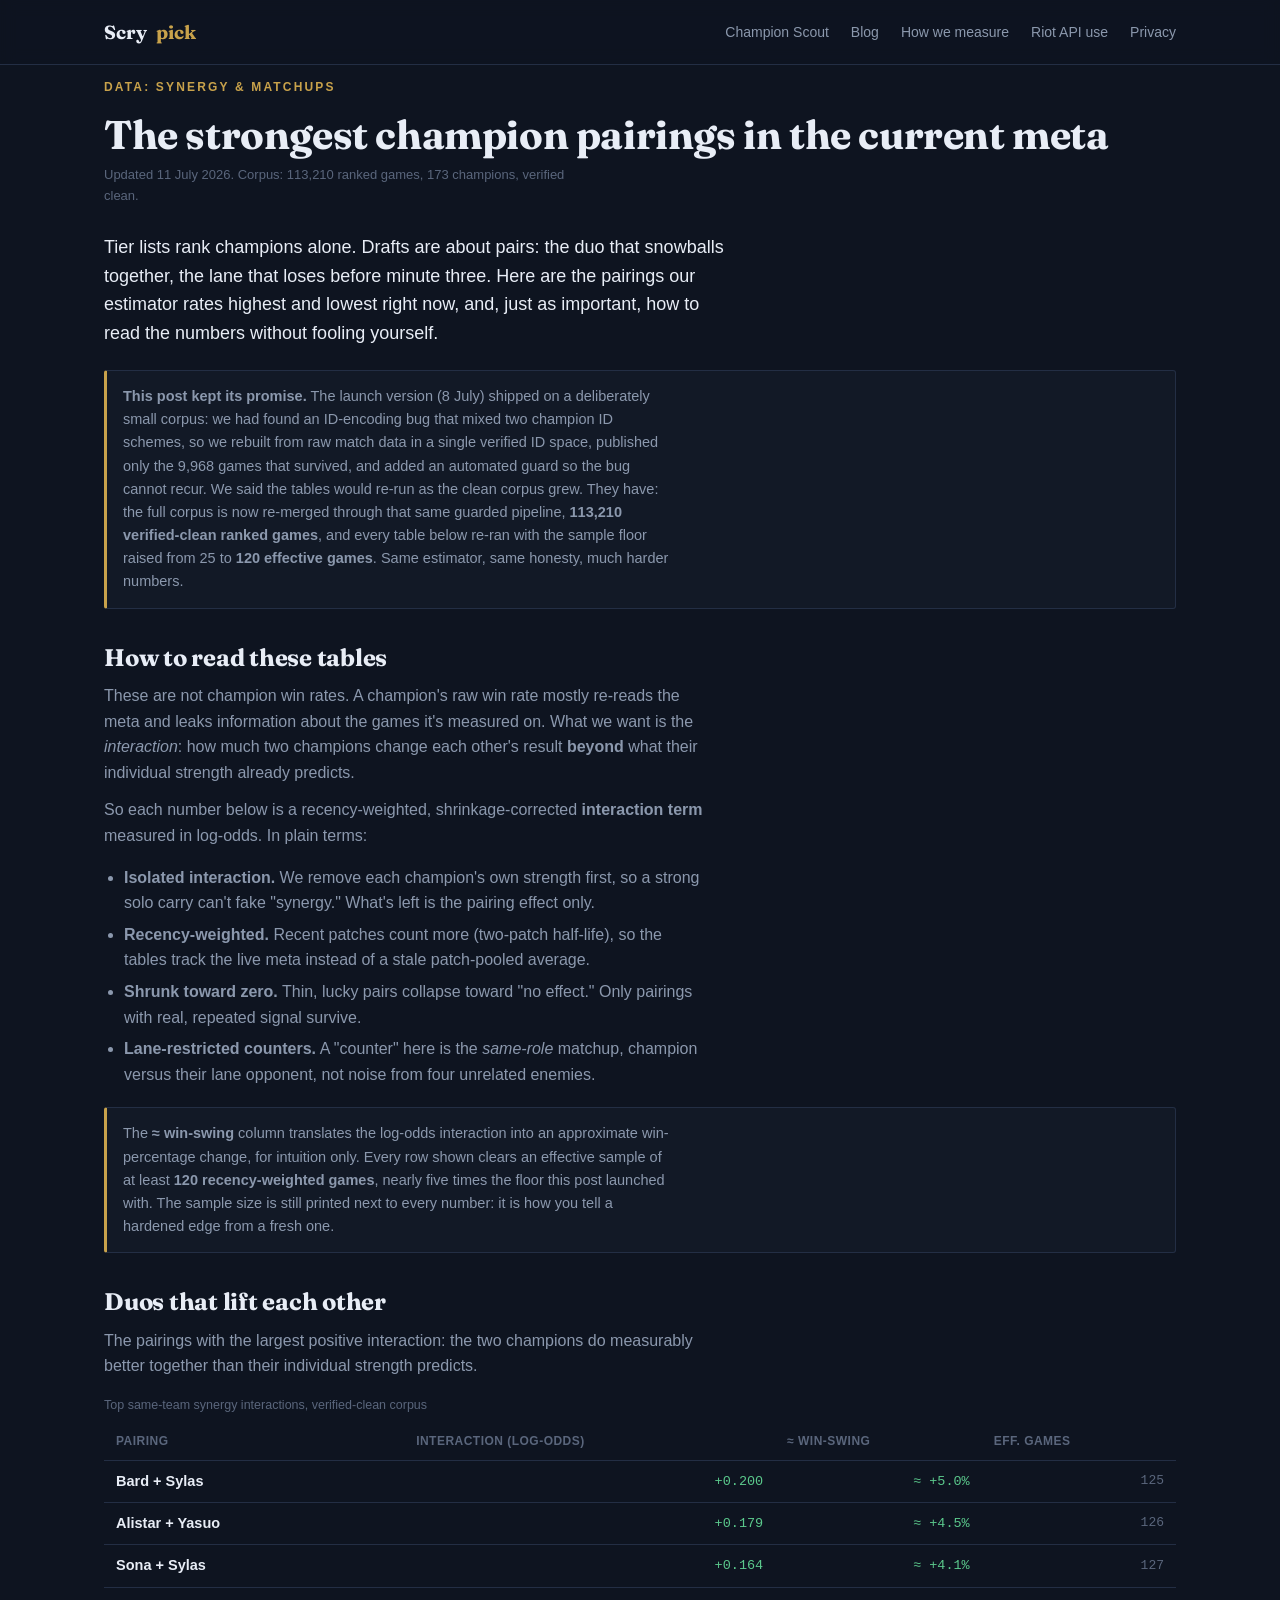
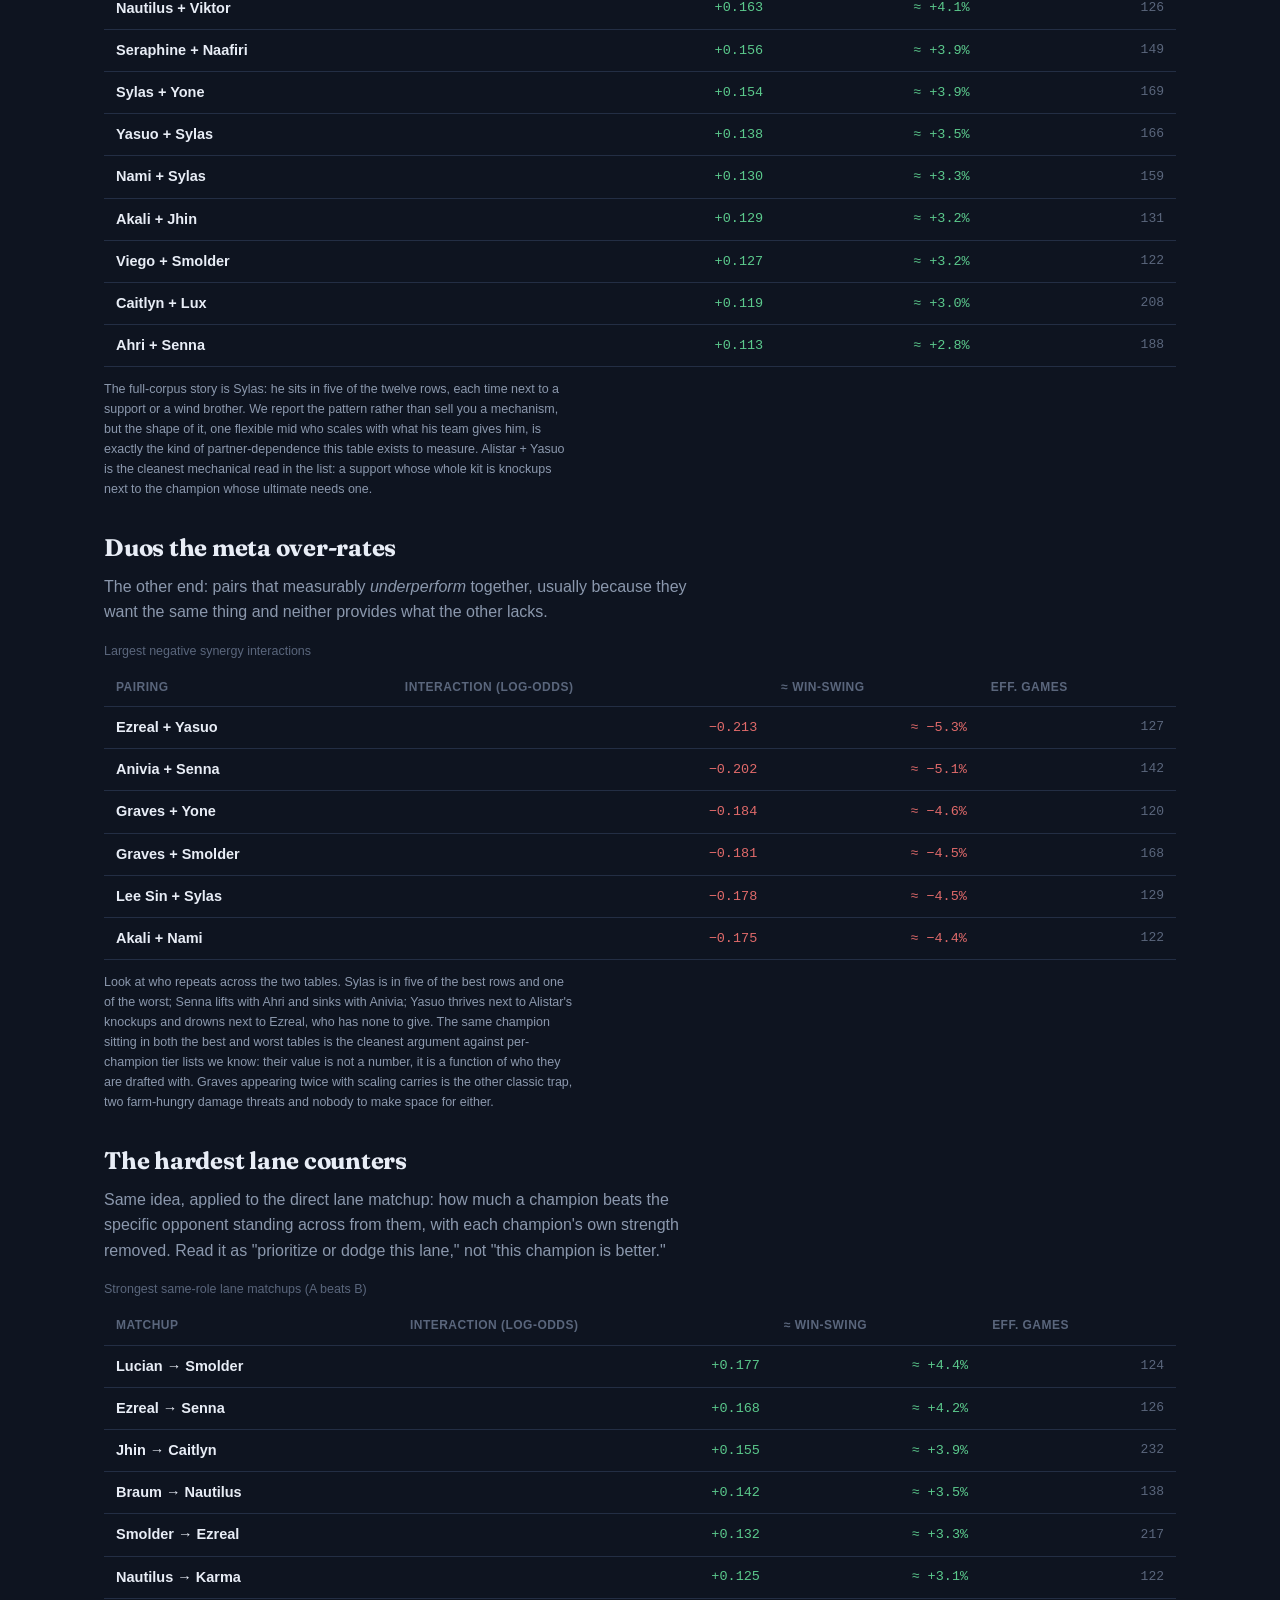
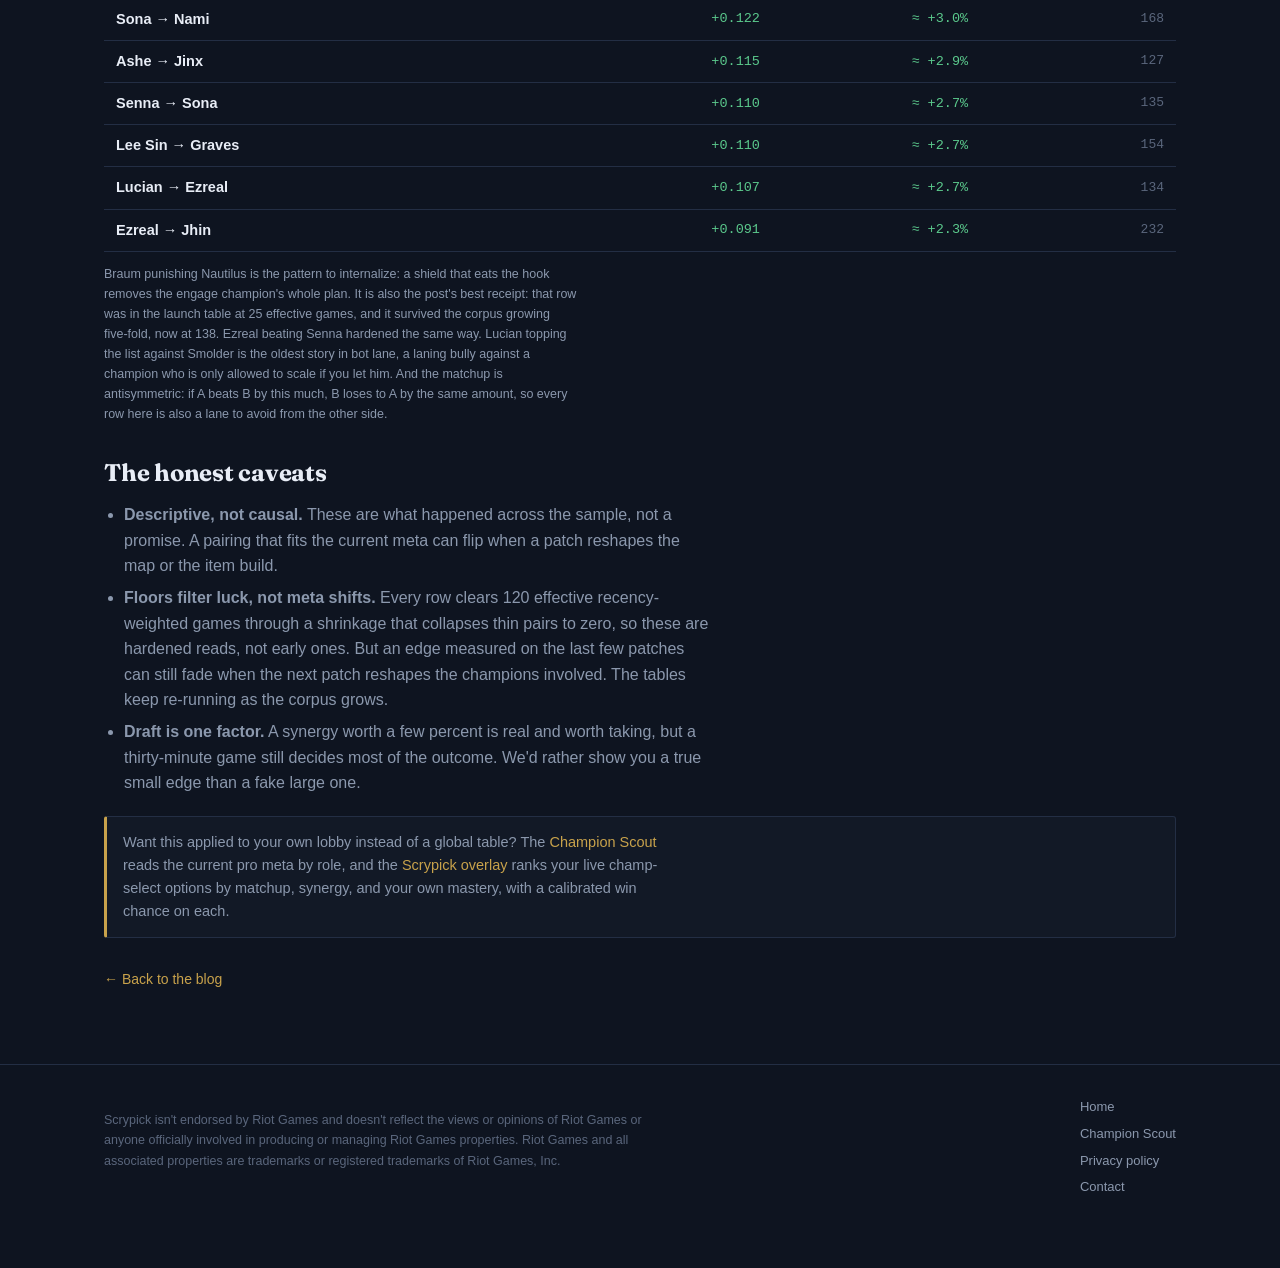
<file: blog/strongest-champion-pairings.html>
<!DOCTYPE html>
<html lang="en">
<head>
<meta charset="UTF-8">
<meta name="viewport" content="width=device-width, initial-scale=1">
<title>The strongest champion pairings in the current meta | Scrypick</title>
<meta name="description" content="Which League of Legends duos actually lift each other, which drag each other down, and the hardest lane counters, measured from a verified-clean ranked corpus with a recency-weighted, shrinkage-corrected estimator.">
<link rel="icon" href="data:image/svg+xml,%3Csvg xmlns=%27http://www.w3.org/2000/svg%27 viewBox=%270 0 32 32%27%3E%3Crect width=%2732%27 height=%2732%27 rx=%276%27 fill=%27%230e1420%27/%3E%3Ccircle cx=%2716%27 cy=%2715%27 r=%278.5%27 fill=%27none%27 stroke=%27%23c8a24b%27 stroke-width=%272.2%27/%3E%3Ccircle cx=%2716%27 cy=%2715%27 r=%273.2%27 fill=%27%23c8a24b%27/%3E%3Cpath d=%27M9 26h14%27 stroke=%27%23c8a24b%27 stroke-width=%272.2%27 stroke-linecap=%27round%27/%3E%3C/svg%3E">
<link rel="stylesheet" href="../style.css">
</head>
<body>

<header class="nav">
  <div class="wrap">
    <a class="brand" href="../index.html" style="text-decoration:none">Scry<b>pick</b></a>
    <nav class="nav-links">
      <a href="../scout.html">Champion Scout</a>
      <a href="index.html">Blog</a>
      <a href="../index.html#measure">How we measure</a>
      <a href="../index.html#api">Riot API use</a>
      <a href="../privacy.html">Privacy</a>
    </nav>
  </div>
</header>

<main>
  <article class="doc post">
    <div class="wrap">
      <span class="eyebrow">Data: synergy &amp; matchups</span>
      <h1>The strongest champion pairings in the current meta</h1>
      <p class="updated">Updated 11 July 2026. Corpus: 113,210 ranked games, 173 champions, verified clean.</p>

      <p class="lede">Tier lists rank champions alone. Drafts are about pairs: the duo that snowballs together, the lane that loses before minute three. Here are the pairings our estimator rates highest and lowest right now, and, just as important, how to read the numbers without fooling yourself.</p>

      <div class="callout">
        <p><strong>This post kept its promise.</strong> The launch version (8 July) shipped on a deliberately small corpus: we had found an ID-encoding bug that mixed two champion ID schemes, so we rebuilt from raw match data in a single verified ID space, published only the 9,968 games that survived, and added an automated guard so the bug cannot recur. We said the tables would re-run as the clean corpus grew. They have: the full corpus is now re-merged through that same guarded pipeline, <strong>113,210 verified-clean ranked games</strong>, and every table below re-ran with the sample floor raised from 25 to <strong>120 effective games</strong>. Same estimator, same honesty, much harder numbers.</p>
      </div>

      <h2>How to read these tables</h2>
      <p>These are not champion win rates. A champion's raw win rate mostly re-reads the meta and leaks information about the games it's measured on. What we want is the <em>interaction</em>: how much two champions change each other's result <strong>beyond</strong> what their individual strength already predicts.</p>
      <p>So each number below is a recency-weighted, shrinkage-corrected <strong>interaction term</strong> measured in log-odds. In plain terms:</p>
      <ul>
        <li><strong>Isolated interaction.</strong> We remove each champion's own strength first, so a strong solo carry can't fake "synergy." What's left is the pairing effect only.</li>
        <li><strong>Recency-weighted.</strong> Recent patches count more (two-patch half-life), so the tables track the live meta instead of a stale patch-pooled average.</li>
        <li><strong>Shrunk toward zero.</strong> Thin, lucky pairs collapse toward "no effect." Only pairings with real, repeated signal survive.</li>
        <li><strong>Lane-restricted counters.</strong> A "counter" here is the <em>same-role</em> matchup, champion versus their lane opponent, not noise from four unrelated enemies.</li>
      </ul>
      <div class="callout">
        <p>The <strong>&asymp; win-swing</strong> column translates the log-odds interaction into an approximate win-percentage change, for intuition only. Every row shown clears an effective sample of at least <strong>120 recency-weighted games</strong>, nearly five times the floor this post launched with. The sample size is still printed next to every number: it is how you tell a hardened edge from a fresh one.</p>
      </div>

      <h2>Duos that lift each other</h2>
      <p>The pairings with the largest positive interaction: the two champions do measurably better together than their individual strength predicts.</p>
      <div class="tbl-wrap">
        <table class="data">
          <caption>Top same-team synergy interactions, verified-clean corpus</caption>
          <thead><tr><th>Pairing</th><th class="num">Interaction (log-odds)</th><th class="num">&asymp; win-swing</th><th class="num">Eff. games</th></tr></thead>
          <tbody>
            <tr><td class="pair">Bard + Sylas</td><td class="num pos">+0.200</td><td class="num pos">&asymp; +5.0%</td><td class="dim">125</td></tr>
            <tr><td class="pair">Alistar + Yasuo</td><td class="num pos">+0.179</td><td class="num pos">&asymp; +4.5%</td><td class="dim">126</td></tr>
            <tr><td class="pair">Sona + Sylas</td><td class="num pos">+0.164</td><td class="num pos">&asymp; +4.1%</td><td class="dim">127</td></tr>
            <tr><td class="pair">Nautilus + Viktor</td><td class="num pos">+0.163</td><td class="num pos">&asymp; +4.1%</td><td class="dim">126</td></tr>
            <tr><td class="pair">Seraphine + Naafiri</td><td class="num pos">+0.156</td><td class="num pos">&asymp; +3.9%</td><td class="dim">149</td></tr>
            <tr><td class="pair">Sylas + Yone</td><td class="num pos">+0.154</td><td class="num pos">&asymp; +3.9%</td><td class="dim">169</td></tr>
            <tr><td class="pair">Yasuo + Sylas</td><td class="num pos">+0.138</td><td class="num pos">&asymp; +3.5%</td><td class="dim">166</td></tr>
            <tr><td class="pair">Nami + Sylas</td><td class="num pos">+0.130</td><td class="num pos">&asymp; +3.3%</td><td class="dim">159</td></tr>
            <tr><td class="pair">Akali + Jhin</td><td class="num pos">+0.129</td><td class="num pos">&asymp; +3.2%</td><td class="dim">131</td></tr>
            <tr><td class="pair">Viego + Smolder</td><td class="num pos">+0.127</td><td class="num pos">&asymp; +3.2%</td><td class="dim">122</td></tr>
            <tr><td class="pair">Caitlyn + Lux</td><td class="num pos">+0.119</td><td class="num pos">&asymp; +3.0%</td><td class="dim">208</td></tr>
            <tr><td class="pair">Ahri + Senna</td><td class="num pos">+0.113</td><td class="num pos">&asymp; +2.8%</td><td class="dim">188</td></tr>
          </tbody>
        </table>
      </div>
      <p class="tbl-note">The full-corpus story is Sylas: he sits in five of the twelve rows, each time next to a support or a wind brother. We report the pattern rather than sell you a mechanism, but the shape of it, one flexible mid who scales with what his team gives him, is exactly the kind of partner-dependence this table exists to measure. Alistar + Yasuo is the cleanest mechanical read in the list: a support whose whole kit is knockups next to the champion whose ultimate needs one.</p>

      <h2>Duos the meta over-rates</h2>
      <p>The other end: pairs that measurably <em>underperform</em> together, usually because they want the same thing and neither provides what the other lacks.</p>
      <div class="tbl-wrap">
        <table class="data">
          <caption>Largest negative synergy interactions</caption>
          <thead><tr><th>Pairing</th><th class="num">Interaction (log-odds)</th><th class="num">&asymp; win-swing</th><th class="num">Eff. games</th></tr></thead>
          <tbody>
            <tr><td class="pair">Ezreal + Yasuo</td><td class="num neg">&minus;0.213</td><td class="num neg">&asymp; &minus;5.3%</td><td class="dim">127</td></tr>
            <tr><td class="pair">Anivia + Senna</td><td class="num neg">&minus;0.202</td><td class="num neg">&asymp; &minus;5.1%</td><td class="dim">142</td></tr>
            <tr><td class="pair">Graves + Yone</td><td class="num neg">&minus;0.184</td><td class="num neg">&asymp; &minus;4.6%</td><td class="dim">120</td></tr>
            <tr><td class="pair">Graves + Smolder</td><td class="num neg">&minus;0.181</td><td class="num neg">&asymp; &minus;4.5%</td><td class="dim">168</td></tr>
            <tr><td class="pair">Lee Sin + Sylas</td><td class="num neg">&minus;0.178</td><td class="num neg">&asymp; &minus;4.5%</td><td class="dim">129</td></tr>
            <tr><td class="pair">Akali + Nami</td><td class="num neg">&minus;0.175</td><td class="num neg">&asymp; &minus;4.4%</td><td class="dim">122</td></tr>
          </tbody>
        </table>
      </div>
      <p class="tbl-note">Look at who repeats across the two tables. Sylas is in five of the best rows and one of the worst; Senna lifts with Ahri and sinks with Anivia; Yasuo thrives next to Alistar's knockups and drowns next to Ezreal, who has none to give. The same champion sitting in both the best and worst tables is the cleanest argument against per-champion tier lists we know: their value is not a number, it is a function of who they are drafted with. Graves appearing twice with scaling carries is the other classic trap, two farm-hungry damage threats and nobody to make space for either.</p>

      <h2>The hardest lane counters</h2>
      <p>Same idea, applied to the direct lane matchup: how much a champion beats the specific opponent standing across from them, with each champion's own strength removed. Read it as "prioritize or dodge this lane," not "this champion is better."</p>
      <div class="tbl-wrap">
        <table class="data">
          <caption>Strongest same-role lane matchups (A beats B)</caption>
          <thead><tr><th>Matchup</th><th class="num">Interaction (log-odds)</th><th class="num">&asymp; win-swing</th><th class="num">Eff. games</th></tr></thead>
          <tbody>
            <tr><td class="pair">Lucian &rarr; Smolder</td><td class="num pos">+0.177</td><td class="num pos">&asymp; +4.4%</td><td class="dim">124</td></tr>
            <tr><td class="pair">Ezreal &rarr; Senna</td><td class="num pos">+0.168</td><td class="num pos">&asymp; +4.2%</td><td class="dim">126</td></tr>
            <tr><td class="pair">Jhin &rarr; Caitlyn</td><td class="num pos">+0.155</td><td class="num pos">&asymp; +3.9%</td><td class="dim">232</td></tr>
            <tr><td class="pair">Braum &rarr; Nautilus</td><td class="num pos">+0.142</td><td class="num pos">&asymp; +3.5%</td><td class="dim">138</td></tr>
            <tr><td class="pair">Smolder &rarr; Ezreal</td><td class="num pos">+0.132</td><td class="num pos">&asymp; +3.3%</td><td class="dim">217</td></tr>
            <tr><td class="pair">Nautilus &rarr; Karma</td><td class="num pos">+0.125</td><td class="num pos">&asymp; +3.1%</td><td class="dim">122</td></tr>
            <tr><td class="pair">Sona &rarr; Nami</td><td class="num pos">+0.122</td><td class="num pos">&asymp; +3.0%</td><td class="dim">168</td></tr>
            <tr><td class="pair">Ashe &rarr; Jinx</td><td class="num pos">+0.115</td><td class="num pos">&asymp; +2.9%</td><td class="dim">127</td></tr>
            <tr><td class="pair">Senna &rarr; Sona</td><td class="num pos">+0.110</td><td class="num pos">&asymp; +2.7%</td><td class="dim">135</td></tr>
            <tr><td class="pair">Lee Sin &rarr; Graves</td><td class="num pos">+0.110</td><td class="num pos">&asymp; +2.7%</td><td class="dim">154</td></tr>
            <tr><td class="pair">Lucian &rarr; Ezreal</td><td class="num pos">+0.107</td><td class="num pos">&asymp; +2.7%</td><td class="dim">134</td></tr>
            <tr><td class="pair">Ezreal &rarr; Jhin</td><td class="num pos">+0.091</td><td class="num pos">&asymp; +2.3%</td><td class="dim">232</td></tr>
          </tbody>
        </table>
      </div>
      <p class="tbl-note">Braum punishing Nautilus is the pattern to internalize: a shield that eats the hook removes the engage champion's whole plan. It is also the post's best receipt: that row was in the launch table at 25 effective games, and it survived the corpus growing five-fold, now at 138. Ezreal beating Senna hardened the same way. Lucian topping the list against Smolder is the oldest story in bot lane, a laning bully against a champion who is only allowed to scale if you let him. And the matchup is antisymmetric: if A beats B by this much, B loses to A by the same amount, so every row here is also a lane to avoid from the other side.</p>

      <h2>The honest caveats</h2>
      <ul>
        <li><strong>Descriptive, not causal.</strong> These are what happened across the sample, not a promise. A pairing that fits the current meta can flip when a patch reshapes the map or the item build.</li>
        <li><strong>Floors filter luck, not meta shifts.</strong> Every row clears 120 effective recency-weighted games through a shrinkage that collapses thin pairs to zero, so these are hardened reads, not early ones. But an edge measured on the last few patches can still fade when the next patch reshapes the champions involved. The tables keep re-running as the corpus grows.</li>
        <li><strong>Draft is one factor.</strong> A synergy worth a few percent is real and worth taking, but a thirty-minute game still decides most of the outcome. We'd rather show you a true small edge than a fake large one.</li>
      </ul>

      <div class="callout">
        <p>Want this applied to your own lobby instead of a global table? The <a href="../scout.html">Champion Scout</a> reads the current pro meta by role, and the <a href="../index.html">Scrypick overlay</a> ranks your live champ-select options by matchup, synergy, and your own mastery, with a calibrated win chance on each.</p>
      </div>

      <p><a class="back" href="index.html">&larr; Back to the blog</a></p>
    </div>
  </article>
</main>

<footer class="site">
  <div class="wrap">
    <p class="legal">
      Scrypick isn't endorsed by Riot Games and doesn't reflect the views or opinions of Riot Games
      or anyone officially involved in producing or managing Riot Games properties. Riot Games and all
      associated properties are trademarks or registered trademarks of Riot Games, Inc.
    </p>
    <div class="footlinks">
      <a href="../index.html">Home</a>
      <a href="../scout.html">Champion Scout</a>
      <a href="../privacy.html">Privacy policy</a>
      <a href="mailto:contact@scrypick.com">Contact</a>
    </div>
  </div>
</footer>

</body>
</html>
</file>
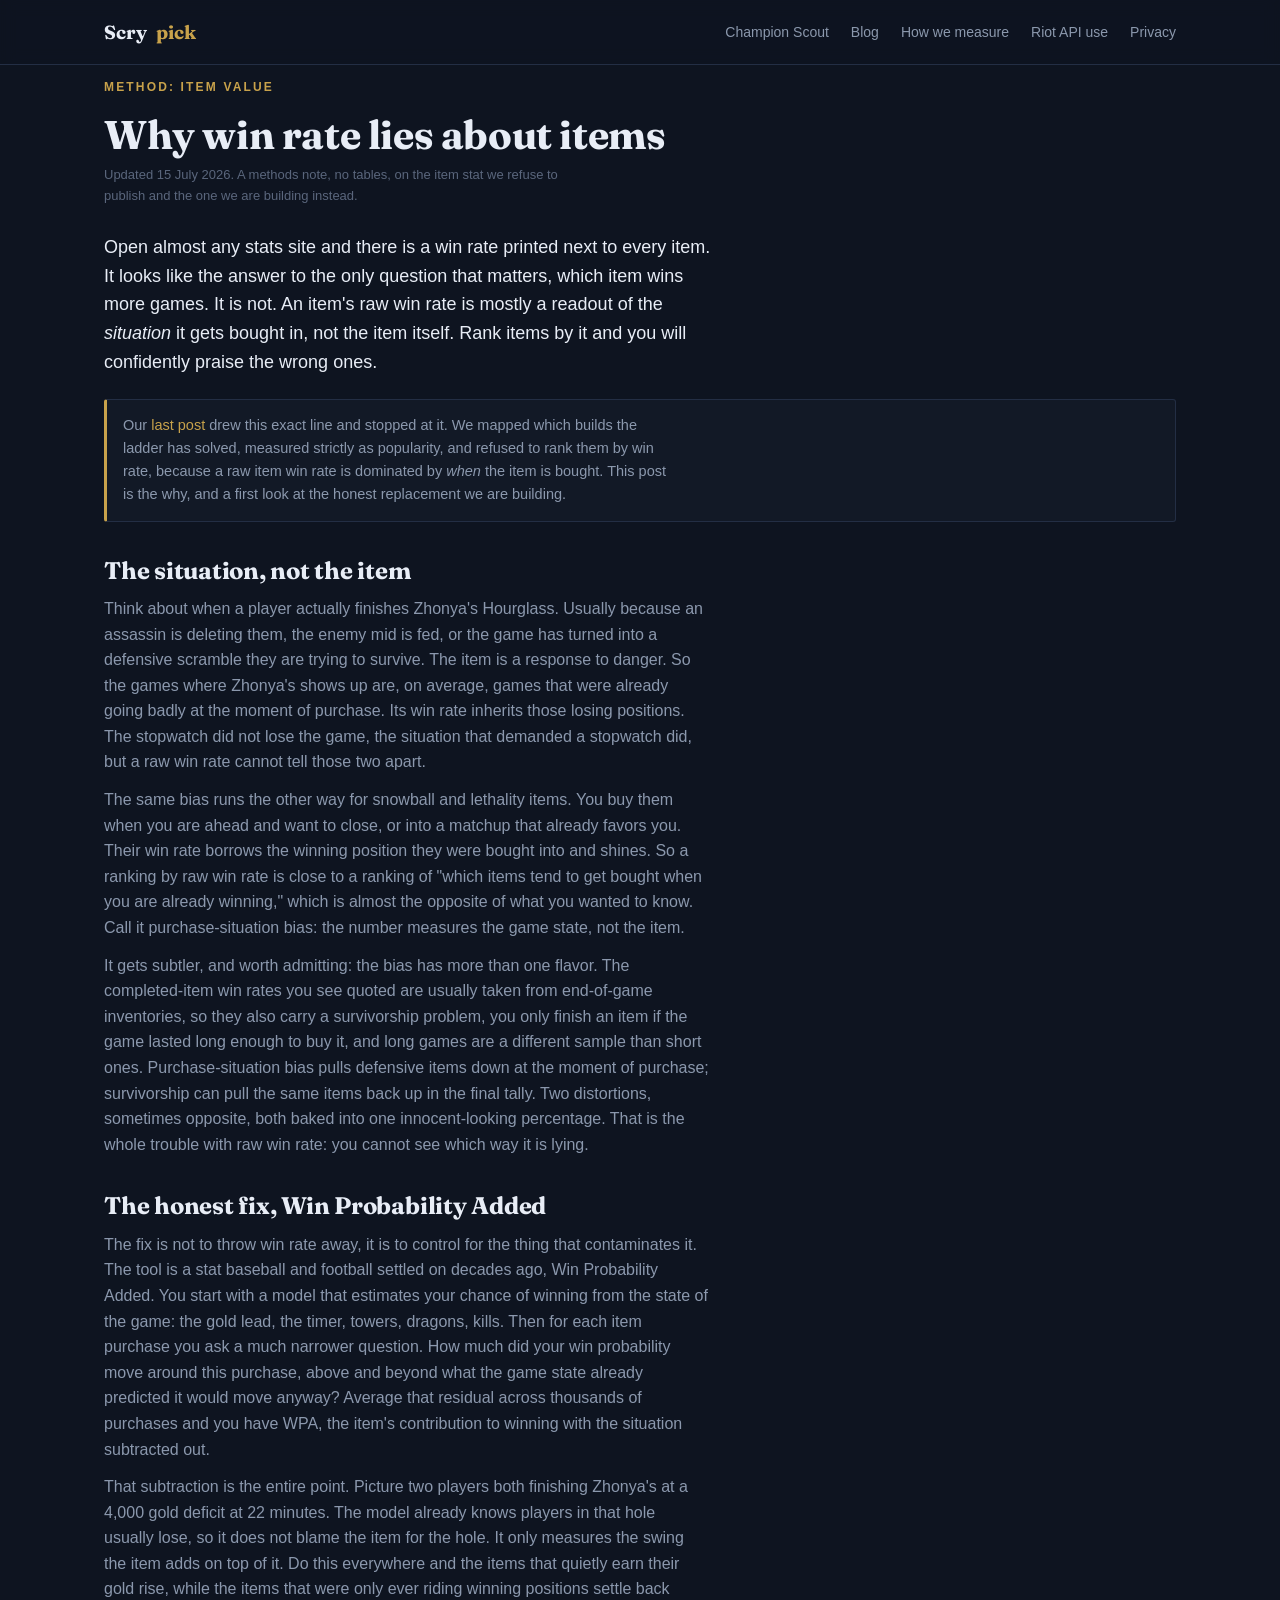
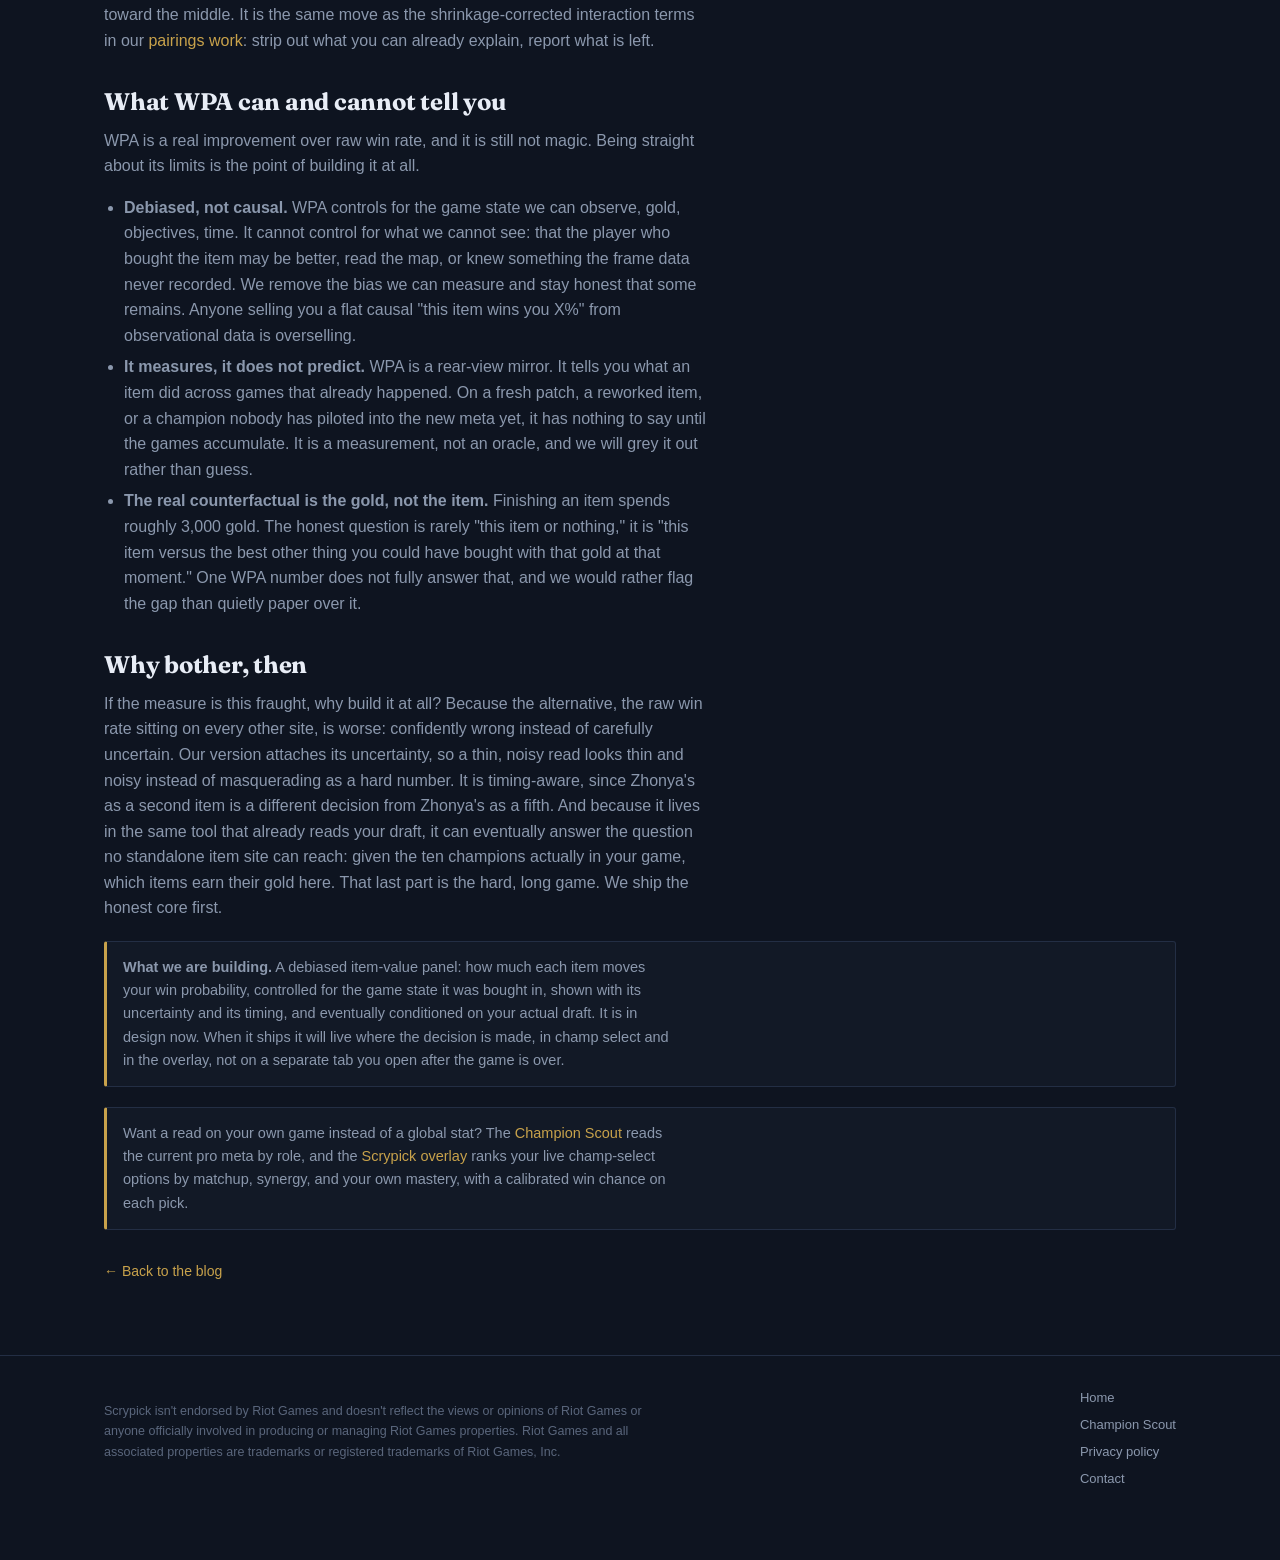
<file: blog/why-win-rate-lies-about-items.html>
<!DOCTYPE html>
<html lang="en">
<head>
<meta charset="UTF-8">
<meta name="viewport" content="width=device-width, initial-scale=1">
<title>Why win rate lies about items | Scrypick</title>
<meta name="description" content="An item's raw win rate mostly measures the situation it gets bought in, not the item itself. Why defensive items look weak and snowball items look strong, and the debiased measure, Win Probability Added, that we are building to fix it.">
<link rel="icon" href="data:image/svg+xml,%3Csvg xmlns=%27http://www.w3.org/2000/svg%27 viewBox=%270 0 32 32%27%3E%3Crect width=%2732%27 height=%2732%27 rx=%276%27 fill=%27%230e1420%27/%3E%3Ccircle cx=%2716%27 cy=%2715%27 r=%278.5%27 fill=%27none%27 stroke=%27%23c8a24b%27 stroke-width=%272.2%27/%3E%3Ccircle cx=%2716%27 cy=%2715%27 r=%273.2%27 fill=%27%23c8a24b%27/%3E%3Cpath d=%27M9 26h14%27 stroke=%27%23c8a24b%27 stroke-width=%272.2%27 stroke-linecap=%27round%27/%3E%3C/svg%3E">
<link rel="stylesheet" href="../style.css">
</head>
<body>

<header class="nav">
  <div class="wrap">
    <a class="brand" href="../index.html" style="text-decoration:none">Scry<b>pick</b></a>
    <nav class="nav-links">
      <a href="../scout.html">Champion Scout</a>
      <a href="index.html">Blog</a>
      <a href="../index.html#measure">How we measure</a>
      <a href="../index.html#api">Riot API use</a>
      <a href="../privacy.html">Privacy</a>
    </nav>
  </div>
</header>

<main>
  <article class="doc post">
    <div class="wrap">
      <span class="eyebrow">Method: item value</span>
      <h1>Why win rate lies about items</h1>
      <p class="updated">Updated 15 July 2026. A methods note, no tables, on the item stat we refuse to publish and the one we are building instead.</p>

      <p class="lede">Open almost any stats site and there is a win rate printed next to every item. It looks like the answer to the only question that matters, which item wins more games. It is not. An item's raw win rate is mostly a readout of the <em>situation</em> it gets bought in, not the item itself. Rank items by it and you will confidently praise the wrong ones.</p>

      <div class="callout">
        <p>Our <a href="solved-builds-and-live-debates.html">last post</a> drew this exact line and stopped at it. We mapped which builds the ladder has solved, measured strictly as popularity, and refused to rank them by win rate, because a raw item win rate is dominated by <em>when</em> the item is bought. This post is the why, and a first look at the honest replacement we are building.</p>
      </div>

      <h2>The situation, not the item</h2>
      <p>Think about when a player actually finishes Zhonya's Hourglass. Usually because an assassin is deleting them, the enemy mid is fed, or the game has turned into a defensive scramble they are trying to survive. The item is a response to danger. So the games where Zhonya's shows up are, on average, games that were already going badly at the moment of purchase. Its win rate inherits those losing positions. The stopwatch did not lose the game, the situation that demanded a stopwatch did, but a raw win rate cannot tell those two apart.</p>
      <p>The same bias runs the other way for snowball and lethality items. You buy them when you are ahead and want to close, or into a matchup that already favors you. Their win rate borrows the winning position they were bought into and shines. So a ranking by raw win rate is close to a ranking of "which items tend to get bought when you are already winning," which is almost the opposite of what you wanted to know. Call it purchase-situation bias: the number measures the game state, not the item.</p>
      <p>It gets subtler, and worth admitting: the bias has more than one flavor. The completed-item win rates you see quoted are usually taken from end-of-game inventories, so they also carry a survivorship problem, you only finish an item if the game lasted long enough to buy it, and long games are a different sample than short ones. Purchase-situation bias pulls defensive items down at the moment of purchase; survivorship can pull the same items back up in the final tally. Two distortions, sometimes opposite, both baked into one innocent-looking percentage. That is the whole trouble with raw win rate: you cannot see which way it is lying.</p>

      <h2>The honest fix, Win Probability Added</h2>
      <p>The fix is not to throw win rate away, it is to control for the thing that contaminates it. The tool is a stat baseball and football settled on decades ago, Win Probability Added. You start with a model that estimates your chance of winning from the state of the game: the gold lead, the timer, towers, dragons, kills. Then for each item purchase you ask a much narrower question. How much did your win probability move around this purchase, above and beyond what the game state already predicted it would move anyway? Average that residual across thousands of purchases and you have WPA, the item's contribution to winning with the situation subtracted out.</p>
      <p>That subtraction is the entire point. Picture two players both finishing Zhonya's at a 4,000 gold deficit at 22 minutes. The model already knows players in that hole usually lose, so it does not blame the item for the hole. It only measures the swing the item adds on top of it. Do this everywhere and the items that quietly earn their gold rise, while the items that were only ever riding winning positions settle back toward the middle. It is the same move as the shrinkage-corrected interaction terms in our <a href="strongest-champion-pairings.html">pairings work</a>: strip out what you can already explain, report what is left.</p>

      <h2>What WPA can and cannot tell you</h2>
      <p>WPA is a real improvement over raw win rate, and it is still not magic. Being straight about its limits is the point of building it at all.</p>
      <ul>
        <li><strong>Debiased, not causal.</strong> WPA controls for the game state we can observe, gold, objectives, time. It cannot control for what we cannot see: that the player who bought the item may be better, read the map, or knew something the frame data never recorded. We remove the bias we can measure and stay honest that some remains. Anyone selling you a flat causal "this item wins you X%" from observational data is overselling.</li>
        <li><strong>It measures, it does not predict.</strong> WPA is a rear-view mirror. It tells you what an item did across games that already happened. On a fresh patch, a reworked item, or a champion nobody has piloted into the new meta yet, it has nothing to say until the games accumulate. It is a measurement, not an oracle, and we will grey it out rather than guess.</li>
        <li><strong>The real counterfactual is the gold, not the item.</strong> Finishing an item spends roughly 3,000 gold. The honest question is rarely "this item or nothing," it is "this item versus the best other thing you could have bought with that gold at that moment." One WPA number does not fully answer that, and we would rather flag the gap than quietly paper over it.</li>
      </ul>

      <h2>Why bother, then</h2>
      <p>If the measure is this fraught, why build it at all? Because the alternative, the raw win rate sitting on every other site, is worse: confidently wrong instead of carefully uncertain. Our version attaches its uncertainty, so a thin, noisy read looks thin and noisy instead of masquerading as a hard number. It is timing-aware, since Zhonya's as a second item is a different decision from Zhonya's as a fifth. And because it lives in the same tool that already reads your draft, it can eventually answer the question no standalone item site can reach: given the ten champions actually in your game, which items earn their gold here. That last part is the hard, long game. We ship the honest core first.</p>

      <div class="callout">
        <p><strong>What we are building.</strong> A debiased item-value panel: how much each item moves your win probability, controlled for the game state it was bought in, shown with its uncertainty and its timing, and eventually conditioned on your actual draft. It is in design now. When it ships it will live where the decision is made, in champ select and in the overlay, not on a separate tab you open after the game is over.</p>
      </div>

      <div class="callout">
        <p>Want a read on your own game instead of a global stat? The <a href="../scout.html">Champion Scout</a> reads the current pro meta by role, and the <a href="../index.html">Scrypick overlay</a> ranks your live champ-select options by matchup, synergy, and your own mastery, with a calibrated win chance on each pick.</p>
      </div>

      <p><a class="back" href="index.html">&larr; Back to the blog</a></p>
    </div>
  </article>
</main>

<footer class="site">
  <div class="wrap">
    <p class="legal">
      Scrypick isn't endorsed by Riot Games and doesn't reflect the views or opinions of Riot Games
      or anyone officially involved in producing or managing Riot Games properties. Riot Games and all
      associated properties are trademarks or registered trademarks of Riot Games, Inc.
    </p>
    <div class="footlinks">
      <a href="../index.html">Home</a>
      <a href="../scout.html">Champion Scout</a>
      <a href="../privacy.html">Privacy policy</a>
      <a href="mailto:contact@scrypick.com">Contact</a>
    </div>
  </div>
</footer>

</body>
</html>
</file>
<file: style.css>
/* Scrypick site - native CSS, no build step (GitHub Pages).
   Design read: product landing + compliance page for League players AND Riot
   API reviewers. Brand: "the crystal ball that shows its math" - scry/oracle
   editorial language grounded in measured statistics. Shares the visual family
   of the Champion Scout page (ink-navy ground, single gold accent, serif
   display). Dials: variance 7 / motion 4 / density 4.
   Shape system: panels 10px, badges 3px, buttons 3px (sharp-ish, editorial).
   One accent (gold). Semantic good/bad kept separate from the accent.
   Display face: Fraunces (SIL OFL, self-hosted latin subset in fonts/ — no
   third-party CDN, so no visitor-IP leak to match the privacy stance). */
@font-face {
  font-family: "Fraunces";
  font-style: normal;
  font-weight: 700;
  font-display: swap;
  src: url("fonts/fraunces-700.woff2") format("woff2");
}
:root {
  --ground: #0e1420;
  --ground-2: #121926;
  --panel: #161e2e;
  --edge: #232e44;
  --edge-2: #2e3c58;
  --ink: #e8edf6;
  --muted: #8b98ad;
  --faint: #5a667c;
  --gold: #c8a24b;          /* single accent, brand */
  --gold-ink: #141004;      /* text ON gold */
  --gold-hi: #d6b25e;       /* accent hover */
  --panel-hi: #1b2438;      /* panel gradient stop (scout card) */
  --ground-hi: #18202f;     /* ground gradient stop (blog card) */
  --good-edge: #2f5d40;     /* live-badge border (semantic) */
  --good: #5bc98c;          /* semantic only */
  --bad: #e06a6a;           /* semantic only */
  --warn: #d7b676;          /* semantic only */
  --maxw: 1120px;
  --r-panel: 10px;
  --r-chip: 3px;
  --serif: "Fraunces", Georgia, "Times New Roman", serif;
  --sans: -apple-system, BlinkMacSystemFont, "Segoe UI", Roboto, Helvetica, Arial, sans-serif;
  --mono: ui-monospace, "Cascadia Mono", SFMono-Regular, Menlo, Consolas, monospace;
}
* { box-sizing: border-box; }
html { scroll-behavior: smooth; }
@media (prefers-reduced-motion: reduce) { html { scroll-behavior: auto; } }
body {
  margin: 0;
  background: var(--ground);
  color: var(--ink);
  font: 16px/1.6 var(--sans);
  -webkit-font-smoothing: antialiased;
  text-rendering: optimizeLegibility;
}
.wrap { max-width: var(--maxw); margin: 0 auto; padding: 0 24px; }
a { color: var(--gold); text-decoration: none; }
a:hover { text-decoration: underline; }
h1, h2, h3 { line-height: 1.1; margin: 0; text-wrap: balance; }
h1, h2 { font-family: var(--serif); font-weight: 700; letter-spacing: -0.01em; }

/* ---- nav (one line, 64px) ---- */
header.nav { border-bottom: 1px solid var(--edge); position: sticky; top: 0; background: rgba(14, 20, 32, 0.88); backdrop-filter: blur(8px); z-index: 10; }
header.nav .wrap { display: flex; align-items: center; justify-content: space-between; height: 64px; }
.brand { display: inline-flex; align-items: center; gap: 9px; font-family: var(--serif); font-weight: 700; font-size: 19px; color: var(--ink); }
.brand b { color: var(--gold); font-weight: 700; }
.brand-mark { color: var(--gold); flex: 0 0 auto; }
.nav-links { display: flex; gap: 22px; }
.nav-links a { color: var(--muted); font-size: 14px; }
.nav-links a:hover { color: var(--ink); text-decoration: none; }
@media (max-width: 680px) { .nav-links { display: none; } }

/* ---- buttons (sharp, editorial) ---- */
.btn { display: inline-flex; align-items: center; gap: 8px; border-radius: var(--r-chip); padding: 12px 22px; font-weight: 600; font-size: 15px; border: 1px solid var(--edge-2); transition: transform .12s ease, background .2s ease, border-color .2s ease, color .2s ease; white-space: nowrap; }
.btn:hover { text-decoration: none; }
.btn:active { transform: translateY(1px); }
.btn:focus-visible { outline: 2px solid var(--gold); outline-offset: 2px; }
.btn.primary { background: var(--gold); color: var(--gold-ink); border-color: var(--gold); }
.btn.primary:hover { background: var(--gold-hi); }
.btn.ghost { background: transparent; color: var(--ink); }
.btn.ghost:hover { border-color: var(--gold); color: var(--gold); }

/* ---- hero: asymmetric split, fits viewport ---- */
.hero { padding: 56px 0 48px; border-bottom: 1px solid var(--edge); position: relative; overflow: clip; }
.hero .wrap { display: grid; grid-template-columns: 1.15fr 0.85fr; gap: 48px; align-items: center; position: relative; z-index: 1; }
.eyebrow { display: inline-block; font-family: var(--sans); font-size: 12px; font-weight: 600; letter-spacing: 0.18em; text-transform: uppercase; color: var(--gold); margin-bottom: 16px; }
.hero h1 { font-size: clamp(34px, 5vw, 54px); }
.hero p.sub { color: var(--muted); font-size: 17.5px; margin: 18px 0 26px; max-width: 44ch; }
.hero p.sub strong { color: var(--ink); font-weight: 600; }
.hero .cta { display: flex; gap: 12px; flex-wrap: wrap; }
@media (max-width: 860px) { .hero .wrap { grid-template-columns: 1fr; gap: 32px; } .hero { padding: 40px 0 36px; } }

/* live-output panel: honest typographic preview of the real overlay payload */
.example { background: var(--panel); border: 1px solid var(--edge); border-radius: var(--r-panel); padding: 8px; }
.example .cap { color: var(--faint); font-size: 12px; padding: 8px 12px 6px; }
.rec { padding: 4px 12px 6px; }
.rec .row { display: flex; align-items: baseline; gap: 10px; padding: 9px 0; border-top: 1px solid var(--edge); }
.rec .row:first-child { border-top: none; }
.rec .name { font-weight: 600; flex: 0 0 auto; }
.rec .why { color: var(--faint); font-size: 12.5px; flex: 1 1 auto; min-width: 0; }
.rec .wp { font-variant-numeric: tabular-nums; font-family: var(--mono); font-size: 14px; color: var(--good); font-weight: 600; flex: 0 0 auto; }
.tag { font-size: 10px; font-weight: 700; letter-spacing: 0.06em; text-transform: uppercase; padding: 1px 6px; border-radius: var(--r-chip); vertical-align: 2px; }
.tag.best { color: var(--gold); border: 1px solid var(--gold); }
.tag.tie { color: var(--muted); border: 1px solid var(--edge-2); }
.tag.risk { color: var(--bad); border: 1px solid var(--bad); }
.example .plan { border-top: 1px solid var(--edge); margin-top: 4px; padding: 10px 12px 8px; }
.example .plan .plan-cap { color: var(--faint); font-size: 11px; letter-spacing: 0.14em; text-transform: uppercase; margin-bottom: 7px; }
.plan-chips { display: flex; flex-wrap: wrap; gap: 7px; }
.plan-chip { font-size: 12px; font-weight: 600; padding: 3px 9px; border-radius: var(--r-chip); border: 1px solid var(--edge-2); color: var(--muted); }
.plan-chip.up { color: var(--good); border-color: var(--good); }
.plan-chip.down { color: var(--bad); border-color: var(--bad); }
.example .note { color: var(--faint); font-size: 11.5px; padding: 8px 12px 6px; border-top: 1px solid var(--edge); margin-top: 4px; }

/* ---- sections ---- */
section { padding: 56px 0; border-top: 1px solid var(--edge); }
section:first-of-type { border-top: none; }
/* rhythm: not every band the same height -- give the moat room, tighten the tail */
#measure { padding-block: 76px; }
.band { padding-block: 64px; }
#responsible, #contact { padding-block: 44px; }
section h2 { font-size: clamp(26px, 3.6vw, 34px); }
section .intro { color: var(--muted); margin: 12px 0 30px; max-width: 62ch; font-size: 16.5px; }

/* what-it-does: feature ledger + real screenshot */
.does { display: grid; grid-template-columns: 1.05fr 0.95fr; gap: 44px; align-items: start; }
.does ul { list-style: none; padding: 0; margin: 0; }
.does li { padding: 16px 0; border-top: 1px solid var(--edge); }
.does li:first-child { border-top: none; padding-top: 0; }
.does li b { display: block; margin-bottom: 4px; font-size: 16.5px; }
.does li span { color: var(--muted); font-size: 14.5px; }
.does li .new { font-size: 10px; font-weight: 700; letter-spacing: 0.08em; text-transform: uppercase; color: var(--gold); border: 1px solid var(--gold); border-radius: var(--r-chip); padding: 1px 6px; margin-left: 8px; vertical-align: 2px; }
.does figure { margin: 0; }
.does figcaption { color: var(--faint); font-size: 12.5px; margin-top: 10px; }
.does img { display: block; width: 100%; height: auto; border-radius: var(--r-panel); border: 1px solid var(--edge); }
@media (max-width: 860px) { .does { grid-template-columns: 1fr; gap: 28px; } }

/* briefing band: full-width feature spotlight (game plan + scouting) */
.band { background: var(--ground-2); }
.band .wrap { display: grid; grid-template-columns: 0.9fr 1.1fr; gap: 44px; align-items: center; }
.band h2 { font-size: clamp(24px, 3.2vw, 30px); }
.band p { color: var(--muted); font-size: 15.5px; max-width: 48ch; }
.band .brief { background: var(--panel); border: 1px solid var(--edge); border-radius: var(--r-panel); padding: 18px 20px; }
.band .brief-cap { color: var(--faint); font-size: 11px; letter-spacing: 0.14em; text-transform: uppercase; margin-bottom: 8px; }
.band .brief .line { display: flex; gap: 10px; align-items: baseline; padding: 8px 0; border-top: 1px solid var(--edge); font-size: 14px; }
.band .brief .line:first-child { border-top: none; padding-top: 0; }
.band .brief .k { flex: 0 0 108px; color: var(--faint); font-size: 11px; letter-spacing: 0.12em; text-transform: uppercase; }
.band .brief .v { color: var(--ink); }
.band .brief .v .m { color: var(--faint); font-size: 12px; font-family: var(--mono); }
@media (max-width: 860px) { .band .wrap { grid-template-columns: 1fr; gap: 26px; } }

/* how-we-measure: stacked principle ledger (the moat, given room) */
.principles { list-style: none; padding: 0; margin: 0; max-width: 70ch; }
.principles li { padding: 18px 0; border-top: 1px solid var(--edge); }
.principles li:first-child { border-top: none; }
.principles li b { display: block; margin-bottom: 5px; font-family: var(--serif); font-size: 18px; }
.principles li span { color: var(--muted); font-size: 15px; }
.principles .num { font-variant-numeric: tabular-nums; font-family: var(--mono); color: var(--gold); }

/* how-it-works: numbered steps */
ol.steps { counter-reset: s; list-style: none; padding: 0; margin: 0; display: grid; grid-template-columns: repeat(2, 1fr); gap: 14px; }
ol.steps li { counter-increment: s; position: relative; padding: 18px 18px 18px 58px; background: var(--ground-2); border: 1px solid var(--edge); border-radius: var(--r-panel); }
ol.steps li::before { content: counter(s); position: absolute; left: 16px; top: 16px; width: 28px; height: 28px; display: grid; place-items: center; border-radius: var(--r-chip); background: var(--gold); color: var(--gold-ink); font-weight: 700; font-size: 14px; font-family: var(--mono); }
ol.steps b { color: var(--ink); }
ol.steps span { color: var(--muted); font-size: 14.5px; }
@media (max-width: 720px) { ol.steps { grid-template-columns: 1fr; } }

/* free tools: two-cell grid with distinct grounds */
.tools { display: grid; grid-template-columns: 1fr 1fr; gap: 16px; }
.tools .tool { border: 1px solid var(--edge); border-radius: var(--r-panel); padding: 24px; display: block; color: var(--ink); position: relative; overflow: hidden; transition: border-color .2s ease, transform .12s ease; }
.tools .tool:hover { text-decoration: none; border-color: var(--gold); transform: translateY(-2px); }
.tools .tool.scout { background: linear-gradient(135deg, var(--panel) 0%, var(--panel-hi) 100%); }
.tools .tool.blog { background: linear-gradient(135deg, var(--ground-2) 0%, var(--ground-hi) 100%); }
.tools .tool h3 { font-family: var(--serif); font-size: 21px; margin: 0 0 8px; }
.tools .tool p { margin: 0; color: var(--muted); font-size: 14.5px; max-width: 40ch; }
.tools .tool .go { display: inline-block; margin-top: 16px; color: var(--gold); font-weight: 600; font-size: 14px; }
@media (max-width: 680px) { .tools { grid-template-columns: 1fr; } }

/* api table (compliance surface, unchanged contract) */
table.api { width: 100%; border-collapse: collapse; font-size: 14.5px; }
table.api th, table.api td { text-align: left; padding: 12px 12px; border-bottom: 1px solid var(--edge); vertical-align: top; }
table.api th { color: var(--faint); font-weight: 600; font-size: 12px; letter-spacing: 0.06em; text-transform: uppercase; }
table.api td:first-child { font-weight: 600; white-space: nowrap; font-family: var(--mono); font-size: 13.5px; }
table.api td.why { color: var(--muted); }
.badge { display: inline-block; font-size: 11px; padding: 3px 9px; border-radius: var(--r-chip); border: 1px solid var(--edge-2); color: var(--faint); white-space: nowrap; }
.badge.live { color: var(--good); border-color: var(--good-edge); }
.api-foot { color: var(--faint); font-size: 13px; margin-top: 14px; }

/* responsible use: single card row */
.cards { display: grid; grid-template-columns: repeat(2, 1fr); gap: 16px; }
.card { background: var(--panel); border: 1px solid var(--edge); border-radius: var(--r-panel); padding: 22px; }
.card h3 { font-size: 16px; margin-bottom: 7px; }
.card p { margin: 0; color: var(--muted); font-size: 14.5px; }
@media (max-width: 640px) { .cards { grid-template-columns: 1fr; } }

/* contact */
.contact p { color: var(--muted); }

/* footer */
footer.site { border-top: 1px solid var(--edge); padding: 32px 0 64px; }
footer.site .wrap { display: flex; flex-wrap: wrap; gap: 24px; justify-content: space-between; align-items: flex-start; }
.legal { color: var(--faint); font-size: 12.5px; line-height: 1.65; max-width: 560px; }
.footlinks { font-size: 13px; }
.footlinks a { color: var(--muted); display: block; margin-bottom: 6px; }

/* ---- doc pages (privacy) ---- */
.doc { padding: 44px 0 64px; }
.doc h1 { font-size: clamp(30px, 4vw, 40px); }
.doc .updated { color: var(--faint); font-size: 13px; margin: 12px 0 30px; }
.doc h2 { font-size: 20px; margin: 32px 0 8px; }
.doc p, .doc li { color: var(--muted); }
.doc ul { padding-left: 20px; }
.doc li { margin: 6px 0; }
.doc a.back { font-size: 14px; }

/* ---- blog: index + posts ---- */
.blog-head { padding: 52px 0 8px; }
.blog-head .eyebrow { margin-bottom: 12px; }
.blog-head h1 { font-size: clamp(30px, 4.4vw, 44px); }
.blog-head p.sub { color: var(--muted); font-size: 17px; margin: 14px 0 0; max-width: 60ch; }

.postlist { list-style: none; padding: 0; margin: 0; }
.postlist li { border-top: 1px solid var(--edge); }
.postlist li:first-child { border-top: none; }
.postlist a.post-card { display: block; padding: 24px 0; color: var(--ink); }
.postlist a.post-card:hover { text-decoration: none; }
.postlist a.post-card:hover h3 { color: var(--gold); }
.postlist .kicker { font-size: 12px; letter-spacing: 0.1em; text-transform: uppercase; color: var(--faint); }
.postlist h3 { font-family: var(--serif); font-size: 22px; margin: 8px 0 8px; }
.postlist p { color: var(--muted); font-size: 14.5px; margin: 0; max-width: 68ch; }

.post { padding: 8px 0 60px; }
.post .updated { color: var(--faint); font-size: 13px; margin: 8px 0 26px; }
.post > .wrap > .lede, .post .lede { font-size: 18px; color: var(--ink); margin: 0 0 22px; max-width: 62ch; }
.post h2 { font-size: 24px; margin: 36px 0 10px; }
.post h3 { font-size: 17px; margin: 24px 0 6px; color: var(--ink); }
.post p { color: var(--muted); max-width: 68ch; margin: 12px 0; }
.post ul { color: var(--muted); max-width: 68ch; padding-left: 20px; }
.post li { margin: 6px 0; }
.post a.back { font-size: 14px; display: inline-block; margin-top: 10px; }
.callout { background: var(--ground-2); border: 1px solid var(--edge); border-left: 3px solid var(--gold); border-radius: var(--r-chip); padding: 14px 16px; margin: 20px 0; }
.callout p { margin: 0; color: var(--muted); font-size: 14.5px; }

.tbl-wrap { overflow-x: auto; margin: 16px 0 6px; }
table.data { width: 100%; border-collapse: collapse; font-size: 14.5px; min-width: 460px; }
table.data caption { text-align: left; color: var(--faint); font-size: 12.5px; padding: 0 0 8px; }
table.data th, table.data td { text-align: left; padding: 9px 12px; border-bottom: 1px solid var(--edge); }
table.data thead th { color: var(--faint); font-weight: 600; font-size: 12px; letter-spacing: 0.04em; text-transform: uppercase; }
table.data td.pair { font-weight: 600; white-space: nowrap; }
table.data td.num { font-variant-numeric: tabular-nums; font-family: var(--mono); font-size: 13.5px; text-align: right; white-space: nowrap; }
table.data td.pos { color: var(--good); }
table.data td.neg { color: var(--bad); }
table.data td.dim { color: var(--faint); text-align: right; font-variant-numeric: tabular-nums; font-family: var(--mono); font-size: 13px; }
.tbl-note { color: var(--faint); font-size: 12.5px; margin: 6px 0 0; }

/* One orchestrated entrance: the hero rises once on load, then the page is
   settled -- no blanket scroll-triggered reveals (every-section fade-up reads
   as AI motion and never lets the page rest). Transform-only on purpose:
   opacity reveals leave content invisible in non-scrolled renders (print,
   previews, full-page screenshots), which this page cannot afford. */
@media (prefers-reduced-motion: no-preference) {
  .hero .wrap > * { animation: rise .6s cubic-bezier(0.16, 1, 0.3, 1) both; }
  .hero .wrap > * + * { animation-delay: .09s; }
  @keyframes rise { from { transform: translateY(14px); } to { transform: none; } }
}

/* --- hero enrichment: sanctioned feTurbulence grain + a faint concentric
   "scry" ring (geometric brand motif echoing the nav mark, not an aurora blob).
   Both sit behind the content and are inert (pointer-events:none). --- */
.hero::before {
  content: ""; position: absolute; inset: 0; z-index: 0; pointer-events: none;
  background-image: url("data:image/svg+xml,%3Csvg xmlns='http://www.w3.org/2000/svg' width='140' height='140'%3E%3Cfilter id='n'%3E%3CfeTurbulence type='fractalNoise' baseFrequency='0.9' numOctaves='2' stitchTiles='stitch'/%3E%3C/filter%3E%3Crect width='140' height='140' filter='url(%23n)'/%3E%3C/svg%3E");
  opacity: .035; mix-blend-mode: screen;
}
.hero::after {
  content: ""; position: absolute; z-index: 0; pointer-events: none;
  top: -130px; right: -150px; width: 440px; height: 440px;
  background: url("data:image/svg+xml,%3Csvg xmlns='http://www.w3.org/2000/svg' width='440' height='440' viewBox='0 0 440 440' fill='none' stroke='%23c8a24b' stroke-width='1'%3E%3Ccircle cx='220' cy='220' r='66'/%3E%3Ccircle cx='220' cy='220' r='128'/%3E%3Ccircle cx='220' cy='220' r='190'/%3E%3Ccircle cx='220' cy='220' r='219'/%3E%3C/svg%3E") center/contain no-repeat;
  opacity: .09;
}
@media (max-width: 860px) { .hero::after { display: none; } }

/* honest-number lead-in for "How we measure" — the moat as a design element */
.stat-lead { display: flex; align-items: baseline; gap: 18px; margin: 4px 0 28px; flex-wrap: wrap; }
.stat-lead .big { font-family: var(--mono); font-variant-numeric: tabular-nums; font-weight: 700; font-size: clamp(46px, 7.5vw, 74px); line-height: 1; letter-spacing: -0.02em; color: var(--gold); }
.stat-lead .cap { color: var(--muted); font-size: 15px; max-width: 42ch; }
.stat-lead .cap b { color: var(--ink); font-weight: 600; }

/* annotated product shot: numbered pins track the image (percent coords), a
   legend carries the meaning and stays correct when pins hide on small screens */
.does .shot { margin: 0; }
.does .shot-frame { position: relative; display: block; }
.does .shot-frame .pin {
  position: absolute; transform: translate(-50%, -50%);
  width: 25px; height: 25px; display: grid; place-items: center;
  border-radius: 50%; background: var(--gold); color: var(--gold-ink);
  font: 700 13px/1 var(--mono); box-shadow: 0 0 0 4px rgba(200, 162, 75, 0.22);
}
.shot-legend { list-style: none; padding: 0; margin: 12px 0 8px; display: grid; gap: 5px; }
.shot-legend li { display: flex; align-items: baseline; gap: 9px; color: var(--muted); font-size: 13.5px; }
.shot-legend .n { flex: 0 0 auto; width: 19px; height: 19px; display: inline-grid; place-items: center; border-radius: 50%; border: 1px solid var(--gold); color: var(--gold); font: 700 11px/1 var(--mono); }
@media (max-width: 560px) { .does .shot-frame .pin { display: none; } }

/* skip link (a11y): off-screen until keyboard focus */
.skip { position: absolute; left: -9999px; top: 0; z-index: 100; background: var(--gold); color: var(--gold-ink); padding: 10px 16px; border-radius: var(--r-chip); font-weight: 600; }
.skip:focus { left: 12px; top: 12px; }
</file>
